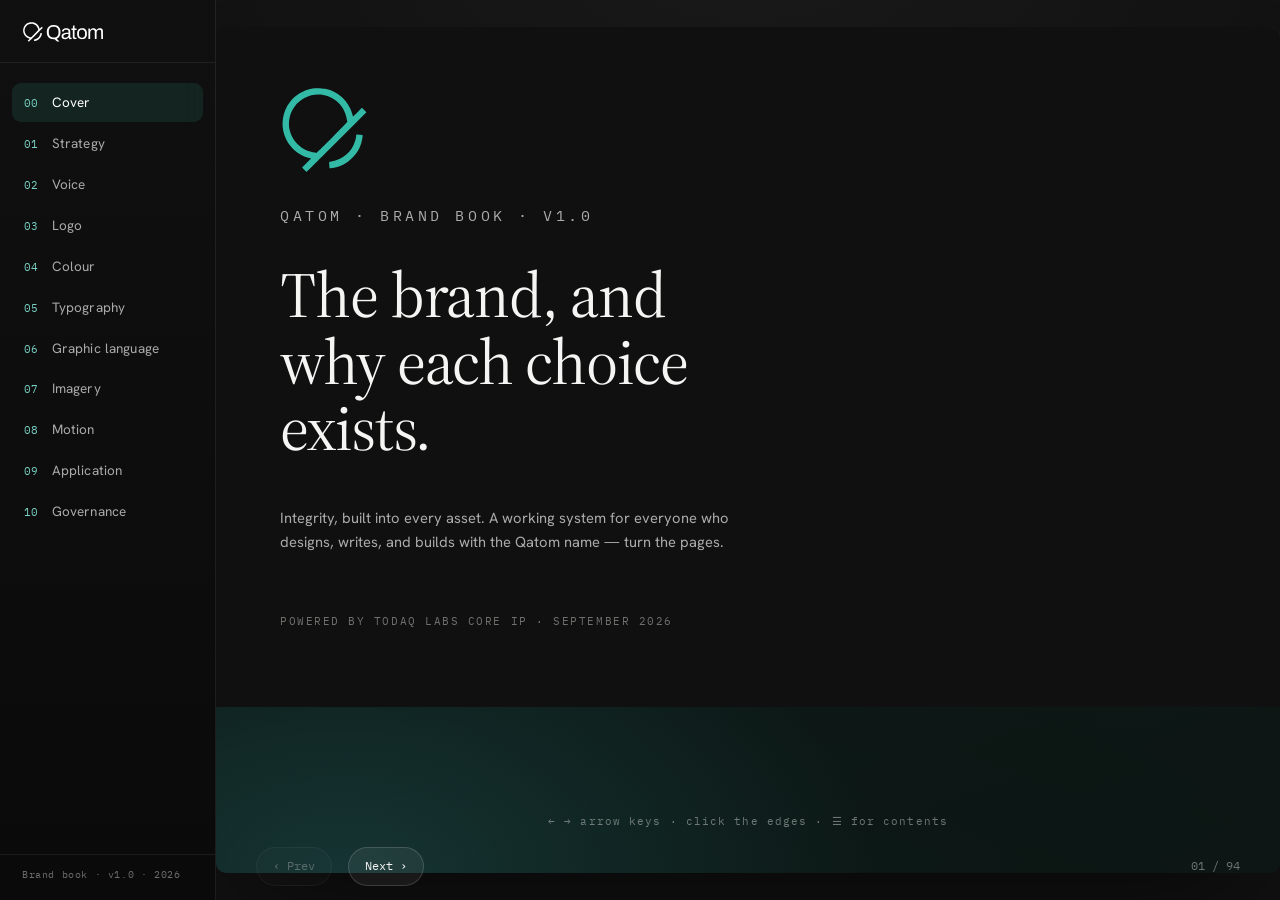
<file: Qatom-Brand-Book/index.html>
<!DOCTYPE html>
<html lang="en">
<head>
<meta charset="utf-8">
<meta name="viewport" content="width=device-width, initial-scale=1, viewport-fit=cover">
<title>Qatom — Brand Book</title>
<meta name="description" content="The Qatom brand book: strategy, voice, logo, colour, typography, graphic language, imagery, application and governance. A magazine you turn.">
<link rel="preconnect" href="https://fonts.googleapis.com">
<link rel="preconnect" href="https://fonts.gstatic.com" crossorigin>
<link href="https://fonts.googleapis.com/css2?family=Source+Serif+4:opsz,wght@8..60,400;8..60,500;8..60,600&family=Hanken+Grotesk:wght@400;500;600;700&family=IBM+Plex+Mono:wght@400;500&family=Archivo:wght@500;600&display=swap" rel="stylesheet">
<link rel="stylesheet" href="engine.css">
</head>
<body>
<svg width="0" height="0" style="position:absolute" aria-hidden="true"><symbol id="qmark" viewBox="-6 -1 258 250"><path d="M64.99,240.41L58.78,234.16L71.92,221.00L85.05,207.85L76.90,205.57C44.73,196.57 17.76,170.89 7.16,139.17C-3.87,106.12 1.71,70.34 22.16,43.10C38.37,21.49 62.61,6.82 89.52,2.32C99.16,0.70 116.54,1.15 126.67,3.28C164.92,11.30 195.34,39.61 205.96,77.08C206.99,80.75 207.97,83.92 208.12,84.13C208.27,84.33 214.19,78.72 221.27,71.64L234.16,58.78L240.84,65.42L247.52,72.06L160.22,159.36C112.20,207.38 72.53,246.67 72.06,246.67C71.59,246.67 68.41,243.85 64.99,240.41ZM139.08,235.09C139.04,234.35 138.76,230.12 138.46,225.69L137.92,217.63L144.56,216.66C177.78,211.81 205.21,187.93 214.45,155.83C215.57,151.94 216.76,146.22 217.09,143.14L217.69,137.53L226.55,138.04C231.43,138.32 235.74,138.84 236.13,139.19C237.16,140.13 234.59,155.22 232.02,163.42C226.97,179.48 218.68,193.05 206.29,205.50C197.36,214.48 189.50,220.22 178.74,225.62C167.76,231.14 157.98,233.87 141.04,236.18C139.79,236.35 139.14,235.99 139.08,235.09ZM191.77,100.03C191.40,99.78 190.63,96.58 190.05,92.92C180.79,34.34 118.43,2.80 65.83,30.09C31.35,47.98 13.47,88.16 22.97,126.38C28.65,149.25 45.68,170.64 66.64,181.24C76.04,185.99 89.40,190.00 95.85,190.00C97.18,190.00 98.75,190.54 99.34,191.20C100.25,192.22 107.52,185.31 146.43,146.44C171.74,121.16 192.14,100.28 191.77,100.03Z" fill="currentColor"/></symbol><symbol id="qword" viewBox="-6 -1 1012 250"><path d="M64.99,240.41L58.78,234.16L71.92,221.00L85.05,207.85L76.90,205.57C44.73,196.57 17.76,170.89 7.16,139.17C-3.87,106.12 1.71,70.34 22.16,43.10C38.37,21.49 62.61,6.82 89.52,2.32C99.16,0.70 116.54,1.15 126.67,3.28C164.92,11.30 195.34,39.61 205.96,77.08C206.99,80.75 207.97,83.92 208.12,84.13C208.27,84.33 214.19,78.72 221.27,71.64L234.16,58.78L240.84,65.42L247.52,72.06L160.22,159.36C112.20,207.38 72.53,246.67 72.06,246.67C71.59,246.67 68.41,243.85 64.99,240.41ZM139.08,235.09C139.04,234.35 138.76,230.12 138.46,225.69L137.92,217.63L144.56,216.66C177.78,211.81 205.21,187.93 214.45,155.83C215.57,151.94 216.76,146.22 217.09,143.14L217.69,137.53L226.55,138.04C231.43,138.32 235.74,138.84 236.13,139.19C237.16,140.13 234.59,155.22 232.02,163.42C226.97,179.48 218.68,193.05 206.29,205.50C197.36,214.48 189.50,220.22 178.74,225.62C167.76,231.14 157.98,233.87 141.04,236.18C139.79,236.35 139.14,235.99 139.08,235.09ZM191.77,100.03C191.40,99.78 190.63,96.58 190.05,92.92C180.79,34.34 118.43,2.80 65.83,30.09C31.35,47.98 13.47,88.16 22.97,126.38C28.65,149.25 45.68,170.64 66.64,181.24C76.04,185.99 89.40,190.00 95.85,190.00C97.18,190.00 98.75,190.54 99.34,191.20C100.25,192.22 107.52,185.31 146.43,146.44C171.74,121.16 192.14,100.28 191.77,100.03Z" fill="currentColor"/><path d="M411.95,229.04L396.82,213.91L385.60,214.09C366.48,214.41 352.73,211.73 338.75,204.97C324.61,198.14 315.11,188.87 308.00,175.00C300.92,161.17 298.49,150.58 297.78,130.42C296.98,107.88 299.56,93.35 307.09,77.92C313.92,63.90 322.26,54.78 334.48,47.94C347.07,40.90 360.02,37.66 378.33,36.95C418.55,35.40 446.87,50.10 460.49,79.58C471.01,102.33 471.88,140.25 462.49,165.99C456.22,183.18 442.17,198.60 425.93,206.13L421.61,208.13L439.55,225.58C449.42,235.17 457.50,243.28 457.50,243.59C457.50,243.91 450.65,244.17 442.29,244.17L427.08,244.17L411.95,229.04ZM509.58,212.63C500.96,210.38 495.97,207.70 490.76,202.53C484.90,196.71 482.49,190.81 481.89,180.83C480.83,163.22 487.83,151.11 503.53,143.36C515.41,137.51 530.79,134.62 556.25,133.48L568.75,132.92L569.01,127.08C569.15,123.88 568.87,118.28 568.38,114.66C566.42,99.99 559.21,95.03 539.83,95.01C528.85,95.00 523.96,96.00 518.24,99.43C512.87,102.64 510.27,106.85 509.50,113.54L508.95,118.33L498.70,118.33C486.67,118.33 487.07,118.70 488.31,108.94C490.23,93.82 500.11,84.14 518.88,79.02C524.34,77.53 527.81,77.23 540.00,77.18C552.87,77.13 555.39,77.35 561.44,79.07C569.06,81.22 576.28,85.18 581.09,89.84C584.93,93.57 588.86,101.31 590.00,107.41C590.48,110.01 590.83,128.29 590.83,150.91C590.83,177.73 591.12,190.56 591.76,191.95C593.07,194.82 595.87,195.83 602.54,195.83L608.33,195.83L608.33,203.18L608.33,210.53L603.54,212.04C593.76,215.13 585.07,214.62 579.08,210.60C575.86,208.43 572.00,201.91 571.22,197.29C570.93,195.57 570.26,194.17 569.74,194.17C569.22,194.17 566.72,196.21 564.19,198.70C558.29,204.51 551.32,208.67 542.92,211.38C533.86,214.31 518.26,214.89 509.58,212.63ZM637.64,212.58C632.18,210.69 627.42,206.20 624.84,200.51L622.92,196.25L622.68,147.29L622.45,98.33L613.72,98.33L605.00,98.33L605.00,89.17L605.00,80.00L613.68,80.00L622.35,80.00L622.83,76.87C623.09,75.16 623.87,68.31 624.57,61.67C625.27,55.02 626.05,47.99 626.30,46.04L626.77,42.50L635.47,42.50L644.17,42.50L644.17,61.25L644.17,80.00L656.67,80.00L669.17,80.00L669.17,89.17L669.17,98.33L656.67,98.33L644.17,98.33L644.17,143.12C644.17,184.10 644.29,188.16 645.63,190.82C647.74,195.04 649.98,195.81 660.21,195.82L669.17,195.83L669.17,202.89C669.17,211.10 669.29,210.96 660.00,212.92C651.97,214.61 643.13,214.47 637.64,212.58ZM722.08,212.99C699.26,208.57 684.90,194.91 679.16,172.16C676.84,162.96 675.82,147.51 676.73,135.37C679.08,104.04 692.18,85.86 717.39,78.98C726.20,76.57 747.38,76.37 756.91,78.61C781.05,84.27 794.70,101.49 798.30,130.81C801.75,158.89 795.53,185.07 782.23,198.57C776.40,204.48 767.03,209.72 757.92,212.15C751.03,213.99 729.81,214.49 722.08,212.99ZM818.08,211.13C817.76,210.82 817.50,181.18 817.50,145.28L817.50,80.00L826.56,80.00L835.62,80.00L836.18,86.88C836.96,96.33 837.52,99.17 838.63,99.13C839.16,99.10 841.08,96.98 842.92,94.41C850.66,83.53 864.92,76.72 880.06,76.68C896.75,76.64 908.90,83.17 914.40,95.15C915.41,97.36 916.68,99.17 917.22,99.17C917.76,99.17 918.98,97.95 919.93,96.46C929.75,81.10 950.63,73.56 971.24,77.93C979.19,79.61 984.92,82.60 989.40,87.39C994.01,92.32 996.23,96.54 998.12,103.94C999.41,108.98 999.57,114.99 999.57,160.42L999.58,211.25L988.75,211.25L977.92,211.25L977.50,161.67C977.04,107.39 977.25,109.63 972.01,103.40C967.35,97.86 956.75,94.99 947.28,96.71C935.55,98.83 927.37,105.92 922.28,118.35C920.45,122.83 920.41,123.73 920.00,167.08L919.58,211.25L908.75,211.25L897.92,211.25L897.50,161.67L897.08,112.08L895.12,108.13C893.01,103.89 888.66,99.57 885.12,98.21C880.58,96.46 873.38,95.79 868.18,96.63C855.45,98.68 846.24,106.84 841.37,120.41C840.79,122.02 840.31,138.63 840.02,167.08L839.58,211.25L829.12,211.48C823.37,211.61 818.40,211.45 818.08,211.13ZM543.68,193.38C553.61,189.91 561.71,182.91 565.58,174.46C567.73,169.76 569.09,162.09 569.14,154.38L569.17,150.00L560.20,150.00C547.67,150.00 531.22,152.08 523.46,154.64C515.58,157.25 509.57,161.60 506.87,166.67C505.15,169.91 504.91,171.33 505.15,177.23C505.36,182.53 505.80,184.56 507.14,186.35C510.06,190.27 514.38,193.22 519.17,194.55C525.29,196.27 537.04,195.71 543.68,193.38ZM748.57,194.61C762.72,191.61 771.06,182.41 774.73,165.75C776.60,157.25 776.61,133.62 774.74,125.14C770.58,106.24 760.50,97.01 742.25,95.35C725.17,93.80 711.05,100.43 705.01,112.81C700.41,122.25 699.63,127.01 699.63,145.42C699.63,163.30 700.37,168.12 704.56,177.27C711.26,191.90 728.77,198.80 748.57,194.61ZM400.29,191.99C417.96,188.64 429.69,179.91 437.10,164.56C441.92,154.60 443.45,146.66 443.93,129.17C444.39,112.13 443.31,102.88 439.61,92.27C433.79,75.52 421.68,64.31 404.17,59.44C396.44,57.29 370.35,57.26 362.50,59.38C343.09,64.64 330.52,77.52 324.84,97.97C323.18,103.97 323.00,106.53 322.99,125.42C322.97,144.40 323.13,146.83 324.81,152.82C330.35,172.57 341.63,184.79 359.58,190.49C370.68,194.02 386.49,194.60 400.29,191.99Z" fill="currentColor"/></symbol></svg>

<div class="progress" id="progress"></div>
<button class="tocbtn" id="tocbtn">☰ Contents</button>
<button class="railtoggle" id="railtoggle" aria-label="Menu">☰</button>

<nav class="rail" id="rail">
  <div class="brand"><span class="mk"><svg><use href="#qword"/></svg></span></div>
  <div class="nav" id="railnav"></div>
  <div class="foot">Brand book · v1.0 · 2026</div>
</nav>












<div class="stage">
  <div class="book" id="book">
<section class="page deep"><div class="face front"><div class="imgfill cover-atmos"></div>
<div class="pg center" style="position:relative;z-index:2;">
  <span class="mk" style="width:88px;height:88px;color:var(--sig);margin-bottom:30px;"><svg><use href="#qmark"/></svg></span>
  <p class="divider-num">QATOM · BRAND BOOK · V1.0</p>
  <h1 style="max-width:15ch;margin-top:16px;">The brand, and why each choice exists.</h1>
  <p class="lead" style="margin-top:22px;color:var(--dw-soft);">Integrity, built into every asset. A working system for everyone who designs, writes, and builds with the Qatom name — turn the pages.</p>
  <p class="mono" style="margin-top:40px;font-size:11px;letter-spacing:0.14em;color:var(--dw-faint);">POWERED BY TODAQ LABS CORE IP · SEPTEMBER 2026</p>
</div></div></section>
<section class="page" data-run="OPENING · HOW TO USE"><div class="face front"><div class="pg"><p class="eyebrow">How to use this book</p>
<h2>One system. One job: keep Qatom coherent.</h2>
<div class="split" style="margin-top:8px;">
  <div>
    <p>This is the definitive reference for the Qatom identity — strategy, voice, logo, colour, type, graphic language, imagery, application, and governance. It states the rules and the reasoning behind them, so decisions stay consistent when the book isn't open.</p>
    <p>Read it front to back once; return to a section when you need it. When a choice isn't covered here, follow the principle, not the letter — and ask the brand owner before adapting any asset.</p>
  </div>
  <div class="grid g2">
    <div class="card"><div class="n">MOVE</div><p>← → arrow keys, click the page edges, or swipe between slides.</p></div>
    <div class="card"><div class="n">JUMP</div><p>The left rail lists every section — jump anytime.</p></div>
    <div class="card"><div class="n">NEUTRAL-FIRST</div><p>Cool neutrals carry every page; verdigris signs it.</p></div>
    <div class="card"><div class="n">FOR AI</div><p>Machine-readable spec included, so agents stay on-brand.</p></div>
  </div>
</div><div class="folio"><span class="no">02</span><span class="run">OPENING · HOW TO USE</span><span class="sp"></span><span class="mk"><svg><use href="#qword"/></svg></span></div></div></div></section>
<section class="page deep" data-run="STRATEGY" data-toc="01 — Strategy"><div class="face front"><div class="opener-diag"></div><div class="pg"><div class="stack-mid">
  <p class="divider-num">SECTION 01</p>
  <h1 class="divider-word" style="margin-top:12px;">Strategy.</h1>
  <p class="lead" style="margin-top:20px;">Who Qatom is, who it serves, and the promise it repeats on every surface.</p>
</div></div></div></section>
<section class="page" data-run="STRATEGY · THE SHIFT"><div class="face front"><div class="pg"><p class="eyebrow">The shift</p>
<h2>The agentic commerce gap.</h2>
<p style="max-width:56ch;">Discovery is moving inside AI apps and chat channels. Yet only ~2% of deployed agentic services are commerce-ready today. The category leaves providers exposed on four fronts.</p>
<div class="fill" style="display:flex;align-items:center;"><div class="grid g4" style="width:100%;">
  <div class="card"><div class="n">01</div><h3>Tool fragmentation</h3><p>Stitching dev tools, gateways, and agent frameworks is complex and costly.</p></div>
  <div class="card"><div class="n">02</div><h3>No sovereign control</h3><p>Platforms hold the data, the money, and the customer relationship.</p></div>
  <div class="card"><div class="n">03</div><h3>No guardrails</h3><p>Buyers won't deploy purchasing agents without verifiable spend limits.</p></div>
  <div class="card"><div class="n">04</div><h3>No convenience</h3><p>Nothing serves humans and agents a single, simple experience.</p></div>
</div></div><div class="folio"><span class="no">04</span><span class="run">STRATEGY · THE SHIFT</span><span class="sp"></span><span class="mk"><svg><use href="#qword"/></svg></span></div></div></div></section>
<section class="page dark" data-run="STRATEGY · WHAT IT IS"><div class="face front"><div class="pg"><div class="split wide-l">
  <div>
    <p class="eyebrow">What it is</p>
    <h2>Turn your APIs into payable agentic storefronts.</h2>
    <p>Qatom is the all-in-one sovereign commerce platform for AI — a headless agentic market and payment rail. It makes your data and services discoverable, payable, and verifiable across the agentic economy, and you keep full ownership.</p>
    <p>It sits between AI runtimes and your services, giving software economic agency without migrating your infrastructure.</p>
  </div>
  <div>
    <div class="card"><div class="n">MASTER BRAND</div><h3>Qatom leads. TODAQ Labs endorses.</h3><p>Qatom owns 100% of commercial surfaces. TODAQ Labs — the R&amp;D lab and protocol inventor — appears only as a quiet endorsement: <span class="mono hl">Powered by TODAQ Labs Core IP</span>.</p></div>
    <div class="pills" style="margin-top:14px;"><span class="pill on">headless</span><span class="pill">sovereign</span><span class="pill">verifiable</span><span class="pill">you keep 100%</span></div>
  </div>
</div><div class="folio"><span class="no">05</span><span class="run">STRATEGY · WHAT IT IS</span><span class="sp"></span><span class="mk"><svg><use href="#qword"/></svg></span></div></div></div></section>
<section class="page" data-run="STRATEGY · PURPOSE"><div class="face front"><div class="pg"><div class="split">
  <div class="fig" style="min-height:0;height:100%;"><img src="assets/img/human-city.jpg" alt=""></div>
  <div>
    <p class="eyebrow">Purpose &amp; ethos</p>
    <h2>Technology should make humans stronger.</h2>
    <p>Most technology makes humans weaker — it concentrates power in platforms and demands permission for basic actions. Qatom is built on the opposite belief: true ownership, bearer control, and fair exchange, so humans don't have to ask permission or accept dependency.</p>
    <p class="mono hl" style="font-size:13px;">Making humans stronger. Integrity built in.</p>
  </div>
</div><div class="folio"><span class="no">06</span><span class="run">STRATEGY · PURPOSE</span><span class="sp"></span><span class="mk"><svg><use href="#qword"/></svg></span></div></div></div></section>
<section class="page deep" data-run="STRATEGY · THE PROMISE"><div class="face front"><div class="pg"><div class="stack-mid">
  <p class="eyebrow">The promise</p>
  <h2 style="max-width:20ch;">Integrity, built into every asset.</h2>
  <p style="max-width:50ch;">Not promised — proven. Not trusted — verified. Not dependent — portable. Integrity is intrinsic to the asset itself, carried by cryptography rather than an intermediary's word.</p>
  <div class="grid g4" style="margin-top:22px;">
    <div class="card"><div class="n">PORTABLE</div><p>Travels with the asset, at any distance from its issuer.</p></div>
    <div class="card"><div class="n">INTRINSIC</div><p>A property of the asset, not a third party's promise.</p></div>
    <div class="card"><div class="n">VERIFIABLE</div><p>Proven and checked locally, not taken on trust.</p></div>
    <div class="card"><div class="n">INDEPENDENT</div><p>No authority required to validate. You hold it, you own it.</p></div>
  </div>
</div><div class="folio"><span class="no">07</span><span class="run">STRATEGY · THE PROMISE</span><span class="sp"></span><span class="mk"><svg><use href="#qword"/></svg></span></div></div></div></section>
<section class="page" data-run="STRATEGY · POSITIONING"><div class="face front"><div class="pg"><p class="eyebrow">Positioning</p>
<h2>A different architecture, not a better fee.</h2>
<div class="fill" style="display:flex;align-items:center;"><table class="spec" style="width:100%;">
  <thead><tr><th>Dimension</th><th>Legacy card rails</th><th>Public blockchains</th><th class="hl" style="color:var(--sig-deep)">Qatom</th></tr></thead>
  <tbody>
    <tr><td>Architecture</td><td>Centralised database</td><td>Replicated public ledger</td><td>Sovereign bearer files</td></tr>
    <tr><td>Fee model</td><td>2.9% + swipe floor</td><td>Volatile gas</td><td>0% platform take rate</td></tr>
    <tr><td>Settlement</td><td>T+2 to T+3 days</td><td>Seconds to minutes</td><td>Under one second, in-flight</td></tr>
    <tr><td>Privacy</td><td>Corporate tracking</td><td>Fully public</td><td>Confidential by default</td></tr>
    <tr><td>Provenance</td><td>Server logs</td><td>Public hashes</td><td>Verifiable TODA binders</td></tr>
  </tbody>
</table></div><div class="folio"><span class="no">08</span><span class="run">STRATEGY · POSITIONING</span><span class="sp"></span><span class="mk"><svg><use href="#qword"/></svg></span></div></div></div></section>
<section class="page dark" data-run="STRATEGY · THREE STEPS"><div class="face front"><div class="pg"><p class="eyebrow">Live in three steps</p>
<h2>Build. Place. Get paid.</h2>
<div class="fill" style="display:flex;align-items:center;"><div class="grid g3" style="width:100%;">
  <div class="card"><div class="n">STEP 01</div><h3>Build your catalog</h3><p>Add one or thousands of API endpoint catalog items.</p></div>
  <div class="card"><div class="n">STEP 02</div><h3>Place a selling agent</h3><p>Drop it on your site, WhatsApp, Telegram, or inside other AI apps.</p></div>
  <div class="card"><div class="n">STEP 03</div><h3>Get paid per call</h3><p>Humans and agents discover, order, and pay. You keep 100%.</p></div>
</div></div>
<div class="callout" style="margin-top:4px;"><b>One flow, two customers.</b> The same storefront serves a human tapping "pay" and an agent settling per call — conversationally or programmatically, with no separate checkout.</div><div class="folio"><span class="no">09</span><span class="run">STRATEGY · THREE STEPS</span><span class="sp"></span><span class="mk"><svg><use href="#qword"/></svg></span></div></div></div></section>
<section class="page" data-run="STRATEGY · AUDIENCES"><div class="face front"><div class="pg"><div class="split wide-r">
  <div>
    <p class="eyebrow">Audiences</p>
    <h2>One system, tuned five ways.</h2>
    <p>The brand modulates for five audiences without fragmenting. Same install, same identity — different lead message.</p>
    <div class="pills" style="margin-top:12px;"><span class="pill on">consumers</span><span class="pill on">developers</span><span class="pill on">providers</span><span class="pill on">partners</span><span class="pill on">enterprise</span></div>
  </div>
  <div class="grid g2">
    <div class="card"><div class="n">CONSUMERS</div><p>1-click purchases. No cards, no checkout forms.</p></div>
    <div class="card"><div class="n">DEVELOPERS</div><p>Agents economic in minutes. Zero platform fees.</p></div>
    <div class="card"><div class="n">PROVIDERS</div><p>Monetise per call. Keep 100%.</p></div>
    <div class="card"><div class="n">PARTNERS</div><p>Turn token balances into executable capability.</p></div>
    <div class="card" style="grid-column:span 2;"><div class="n">ENTERPRISE · CISO</div><p>Verifiable spend caps, single-level delegation, tamper-proof audit for EU AI Act &amp; SOX.</p></div>
  </div>
</div><div class="folio"><span class="no">10</span><span class="run">STRATEGY · AUDIENCES</span><span class="sp"></span><span class="mk"><svg><use href="#qword"/></svg></span></div></div></div></section>
<section class="page dark" data-run="STRATEGY · PERSONALITY"><div class="face front"><div class="pg"><p class="eyebrow">Brand personality</p>
<h2>We are, and we are not.</h2>
<div class="fill" style="display:flex;align-items:center;"><div class="say" style="width:100%;">
  <div class="box always"><h4>We are</h4><ul><li>Intelligent, confident, human.</li><li>Precise — engineering exactness.</li><li>Editorial, understated, calm.</li><li>Proof-led: verified, not trusted.</li></ul></div>
  <div class="box never"><h4>We are not</h4><ul><li>Corporate or arrogant.</li><li>Buzzword-heavy or hype-driven.</li><li>Web3-flashy or speculative.</li><li>Asking to be trusted.</li></ul></div>
</div></div><div class="folio"><span class="no">11</span><span class="run">STRATEGY · PERSONALITY</span><span class="sp"></span><span class="mk"><svg><use href="#qword"/></svg></span></div></div></div></section>
<section class="page" data-run="STRATEGY · TWO ENTITIES"><div class="face front"><div class="pg"><div class="eyebrow">Deep research, made commercial</div>
<h2>Two entities. One system.</h2>
<div class="fill" style="display:flex;align-items:center"><div class="split" style="width:100%">
<div class="card"><div class="n">TODAQ LABS</div><h3>The protocol</h3><p>The deep-tech R&amp;D lab that invented the ledgerless TODA file protocol — a new integrity layer for the web, years of primary research. It appears only as an endorsement: <span class="mono hl">Powered by TODAQ Labs Core IP</span>.</p></div>
<div class="card"><div class="n">QATOM</div><h3>The application</h3><p>The commercial platform built on that protocol — the storefront and payment rail that turns deep research into something people and industries can use. Qatom leads every commercial surface.</p></div>
</div></div><div class="folio"><span class="no">12</span><span class="run">STRATEGY · TWO ENTITIES</span><span class="sp"></span><span class="mk"><svg><use href="#qword"/></svg></span></div></div></div></section>
<section class="page" data-run="STRATEGY · GREEN COMPUTE"><div class="face front"><div class="pg"><div class="eyebrow">Sustainable agentic commerce</div>
<h2>Zero gas. Zero mining. Zero waste.</h2>
<p style="max-width:60ch">As autonomous agents scale toward trillions of transactions, blockchains and card rails hit an energy wall. Built on the ledgerless TODA protocol, Qatom settles value locally and in-flight — broadcasting only a 32-byte proof to the network.</p>
<div class="fill" style="display:flex;align-items:center"><div class="grid g4" style="width:100%">
<div class="card"><div class="n">ZERO CONSENSUS</div><h3>No mining, no gossip</h3><p>No proof-of-work farms, no validator loops. Compute is spent only when value moves.</p></div>
<div class="card"><div class="n">32-BYTE FOOTPRINT</div><h3>Not gigabytes</h3><p>One cryptographic root replaces multi-gigabyte ledger broadcasts.</p></div>
<div class="card"><div class="n">ONE ROUND TRIP</div><h3>Under a second</h3><p>Payment, revenue splits and audit settle together, in a single pass.</p></div>
<div class="card"><div class="n">10,000&times; LIGHTER</div><h3>Runs on the edge</h3><p>Up to 10,000&times; less energy than public blockchains; edge devices or private VPC.</p></div>
</div></div>
<div class="callout"><b>Environmental integrity, engineered in.</b> The sustainability ESG mandates now demand — built into the rail, not offset after the fact.</div><div class="folio"><span class="no">13</span><span class="run">STRATEGY · GREEN COMPUTE</span><span class="sp"></span><span class="mk"><svg><use href="#qword"/></svg></span></div></div></div></section>
<section class="page deep" data-run="VOICE" data-toc="02 — Voice"><div class="face front"><div class="opener-diag"></div><div class="pg"><div class="stack-mid">
  <div class="divider-num">SECTION 02</div>
  <div class="divider-word">Voice.</div>
  <p class="lead">How Qatom sounds — and the words that keep it coherent.</p>
</div></div></div></section>
<section class="page dark" data-run="VOICE · PRINCIPLE"><div class="face front"><div class="pg"><span class="eyebrow">The principle</span>
<h2>Analytically bold.<br>Refreshingly plain.</h2>
<p class="lead">A strong, specific claim — then said in words anyone can read.</p>
<div class="fill" style="display:flex;align-items:center;">
  <div class="grid g2">
    <div class="card"><div class="n">BOLD</div><h3>Make the claim</h3><p>Stake a strong, specific position. Verified, not trusted. You keep 100%. Say what changes.</p></div>
    <div class="card"><div class="n">PLAIN</div><h3>Say it plainly</h3><p>No jargon wall, no hedging. Short sentences. The reader should never decode us to understand us.</p></div>
  </div>
</div><div class="folio"><span class="no">15</span><span class="run">VOICE · PRINCIPLE</span><span class="sp"></span><span class="mk"><svg><use href="#qword"/></svg></span></div></div></div></section>
<section class="page" data-run="VOICE · TONE"><div class="face front"><div class="pg"><span class="eyebrow">Tone</span>
<h2>Compress the consequence, not the science.</h2>
<p class="lead">Lead with what changes for the reader. The proof comes right after.</p>
<div class="fill" style="display:flex;align-items:center;">
  <div class="grid g3">
    <div class="card"><div class="n">01</div><h3>Lead with the outcome</h3><p>Open on what the reader gets — payable APIs, kept ownership, settlement in a second.</p></div>
    <div class="card"><div class="n">02</div><h3>Show the proof</h3><p>Follow the claim with the number or mechanism that earns it. No claim floats alone.</p></div>
    <div class="card"><div class="n">03</div><h3>Cut the jargon</h3><p>Trim the science to the part that matters. Explain the effect, not the internals.</p></div>
  </div>
</div><div class="folio"><span class="no">16</span><span class="run">VOICE · TONE</span><span class="sp"></span><span class="mk"><svg><use href="#qword"/></svg></span></div></div></div></section>
<section class="page dark" data-run="VOICE · SAY"><div class="face front"><div class="pg"><span class="eyebrow">Say / don't say</span>
<h2>The words we live by.</h2>
<div class="fill" style="display:flex;align-items:center;">
  <div class="say">
    <div class="box always"><h4>Always say</h4><ul>
      <li>Integrity is portable</li>
      <li>Verified, not trusted</li>
      <li>Strong bearer control</li>
      <li>Fair exchange at the protocol level</li>
      <li>You keep 100%</li>
      <li>Making humans stronger</li>
    </ul></div>
    <div class="box never"><h4>Never say</h4><ul>
      <li>"Trust us"</li>
      <li>"Revolutionary" / "disrupting"</li>
      <li>Web3 or token hype</li>
      <li>"Unlock the future" filler</li>
      <li>Stacked buzzwords</li>
    </ul></div>
  </div>
</div><div class="folio"><span class="no">17</span><span class="run">VOICE · SAY</span><span class="sp"></span><span class="mk"><svg><use href="#qword"/></svg></span></div></div></div></section>
<section class="page" data-run="VOICE · MESSAGING"><div class="face front"><div class="pg"><span class="eyebrow">Messaging hierarchy</span>
<h2>Headline → Subhead → Proof.</h2>
<p class="lead">Every message carries the same three beats, in the same order.</p>
<div class="fill" style="display:flex;align-items:center;">
  <div class="grid g3">
    <div class="card"><div class="n">HEADLINE</div><h3>Turn your APIs into payable agentic storefronts.</h3></div>
    <div class="card"><div class="n">SUBHEAD</div><p>Qatom makes your data and services discoverable, payable, and verifiable across the agentic economy — and you keep full ownership.</p></div>
    <div class="card"><div class="n">PROOF</div><p class="mono">0% take rate · settlement under 1s · 100,000+ payments</p></div>
  </div>
</div><div class="folio"><span class="no">18</span><span class="run">VOICE · MESSAGING</span><span class="sp"></span><span class="mk"><svg><use href="#qword"/></svg></span></div></div></div></section>
<section class="page deep" data-run="VOICE · TAGLINES"><div class="face front"><div class="pg"><span class="eyebrow">The promise system</span>
<p class="quote">Integrity, built into every asset.</p>
<div class="fill" style="display:flex;align-items:center;">
  <div>
    <div class="pills">
      <span class="pill on">Not promised. Proven.</span>
      <span class="pill on">Not trusted. Verified.</span>
      <span class="pill on">Not dependent. Portable.</span>
    </div>
    <div class="callout"><b>Commercial hook.</b> Turn your APIs into payable agentic storefronts.</div>
  </div>
</div><div class="folio"><span class="no">19</span><span class="run">VOICE · TAGLINES</span><span class="sp"></span><span class="mk"><svg><use href="#qword"/></svg></span></div></div></div></section>
<section class="page" data-run="VOICE · PITCHES"><div class="face front"><div class="pg"><span class="eyebrow">Elevator pitches</span>
<h2>One system, tuned three ways.</h2>
<div class="fill" style="display:flex;align-items:center;">
  <div class="grid g3">
    <div class="card"><div class="n">DEVELOPERS</div><h3>Ship in minutes</h3><p>One quick install and your APIs are economic. Zero platform fees, settlement under a second.</p></div>
    <div class="card"><div class="n">ENTERPRISE / CISO</div><h3>Governed by design</h3><p>Spend caps, tamper-proof audit, and compliance built in for regulated, high-stakes work.</p></div>
    <div class="card"><div class="n">PROVIDERS</div><h3>Get paid per call</h3><p>Monetize any endpoint across the agentic economy. You keep 100% and keep full ownership.</p></div>
  </div>
</div><div class="folio"><span class="no">20</span><span class="run">VOICE · PITCHES</span><span class="sp"></span><span class="mk"><svg><use href="#qword"/></svg></span></div></div></div></section>
<section class="page dark" data-run="VOICE · AUDIENCES"><div class="face front"><div class="pg"><span class="eyebrow">Audience modulation</span>
<h2>One system, tuned five ways.</h2>
<div class="fill" style="display:flex;align-items:center;">
  <table class="spec">
    <thead><tr><th>Audience</th><th>Verbal hook</th></tr></thead>
    <tbody>
      <tr><td>Consumers</td><td>One click, no cards.</td></tr>
      <tr><td>Developers</td><td>Make your agents economic in minutes — zero platform fees.</td></tr>
      <tr><td>Providers</td><td>Monetize per call. Keep 100%.</td></tr>
      <tr><td>Ecosystem partners</td><td>Circle/USDC, Solana, Paxos — on-ramp ready.</td></tr>
      <tr><td>Enterprise / CISO</td><td>Spend caps, tamper-proof audit, compliance by design.</td></tr>
    </tbody>
  </table>
</div><div class="folio"><span class="no">21</span><span class="run">VOICE · AUDIENCES</span><span class="sp"></span><span class="mk"><svg><use href="#qword"/></svg></span></div></div></div></section>
<section class="page" data-run="VOICE · NOMENCLATURE"><div class="face front"><div class="pg"><span class="eyebrow">Nomenclature</span>
<h2>Fixed names, no drift.</h2>
<div class="fill" style="display:flex;align-items:center;">
  <div>
    <div class="pills">
      <span class="pill on">Qatom Skill</span>
      <span class="pill on">Qatom Twin</span>
      <span class="pill on">Qatom Proxy</span>
      <span class="pill on">Qatom Binders</span>
      <span class="pill on">Qatom Managed</span>
      <span class="pill on">Qatom Enterprise VPC</span>
    </div>
    <div class="callout"><b>Always "Qatom".</b> Never all-caps in body, never Qat0m. TODAQ Labs appears only as an endorsement — "Powered by TODAQ Labs Core IP".</div>
  </div>
</div><div class="folio"><span class="no">22</span><span class="run">VOICE · NOMENCLATURE</span><span class="sp"></span><span class="mk"><svg><use href="#qword"/></svg></span></div></div></div></section>
<section class="page" data-run="VOICE · BOILERPLATE"><div class="face front"><div class="pg"><span class="eyebrow">Company boilerplate</span>
<h2>Three lengths, one story.</h2>
<div class="fill" style="display:flex;align-items:center;">
  <div class="grid g3">
    <div class="card"><div class="n">ONE-LINE</div><p>Qatom turns your APIs into payable agentic storefronts.</p></div>
    <div class="card"><div class="n">SHORT</div><p>Qatom is the sovereign commerce platform for the AI economy. It makes your data and services discoverable, payable, and verifiable across the agentic economy — and you keep 100%.</p></div>
    <div class="card"><div class="n">LONG</div><p>Qatom is a headless agentic-commerce and verification rail built on the TODA file protocol. It lets any provider make APIs and services economic in minutes, with zero fees and settlement under a second. Humans and agents discover, order, and pay; you keep full ownership. Powered by TODAQ Labs Core IP.</p></div>
  </div>
</div><div class="folio"><span class="no">23</span><span class="run">VOICE · BOILERPLATE</span><span class="sp"></span><span class="mk"><svg><use href="#qword"/></svg></span></div></div></div></section>
<section class="page dark" data-run="VOICE · MONEY"><div class="face front"><div class="pg"><span class="eyebrow">Money &amp; numbers</span>
<h2>Exactness is part of the voice.</h2>
<p class="lead">Three-decimal precision on micro-amounts. Tabular figures, always aligned.</p>
<div class="fill" style="display:flex;align-items:center;">
  <div>
    <div class="pills">
      <span class="pill on mono">$0.001</span>
      <span class="pill on mono">$4.500</span>
      <span class="pill mono">settlement &lt; 1s</span>
    </div>
    <div class="callout"><b>The rule.</b> Micro-amounts carry three decimals; money uses tabular figures so columns line up. Precision reads as proof — never round it away.</div>
  </div>
</div><div class="folio"><span class="no">24</span><span class="run">VOICE · MONEY</span><span class="sp"></span><span class="mk"><svg><use href="#qword"/></svg></span></div></div></div></section>
<section class="page" data-run="VOICE · DISCIPLINE"><div class="face front"><div class="pg"><span class="eyebrow">Writing discipline</span>
<h2>Do / don't.</h2>
<div class="fill" style="display:flex;align-items:center;">
  <div class="dd">
    <div class="col do"><h4>Do</h4><ul>
      <li>Lead with the outcome</li>
      <li>Name the proof</li>
      <li>Use plain nouns</li>
      <li>Write money to three decimals</li>
    </ul></div>
    <div class="col dont"><h4>Don't</h4><ul>
      <li>Say "trust us"</li>
      <li>Reach for hype adjectives</li>
      <li>Build jargon walls</li>
      <li>Promise vague futures</li>
    </ul></div>
  </div>
</div><div class="folio"><span class="no">25</span><span class="run">VOICE · DISCIPLINE</span><span class="sp"></span><span class="mk"><svg><use href="#qword"/></svg></span></div></div></div></section>
<section class="page dark" data-run="VOICE · THE BALANCE"><div class="face front"><div class="pg"><div class="eyebrow">The balance</div>
<h2>Digital ⟷ Organic.</h2>
<p>Qatom lives at the apex of the digital and the organic — exact as software, alive as something that grew. Every asset finds its point on these axes. It never rests at an extreme (the hatched zones); it finds equilibrium.</p>
<div class="fill" style="display:flex;align-items:center"><div class="eq" style="width:100%">
<div class="eq-axis"><div class="eq-row"><span class="eq-end">Digital</span><div class="eq-track"><span class="eq-handle" style="left:55%"></span></div><span class="eq-end r">Organic</span></div><div class="eq-note">balanced</div></div>
<div class="eq-axis"><div class="eq-row"><span class="eq-end">Precise</span><div class="eq-track"><span class="eq-handle" style="left:47%"></span></div><span class="eq-end r">Warm</span></div><div class="eq-note">balanced</div></div>
<div class="eq-axis"><div class="eq-row"><span class="eq-end">Structured</span><div class="eq-track"><span class="eq-handle" style="left:52%"></span></div><span class="eq-end r">Fluid</span></div><div class="eq-note">balanced</div></div>
</div></div>
<p class="muted" style="font-size:12px;margin-top:6px">Drag a handle. The reading is a tool for tuning tone by piece — not a fixed setting.</p><div class="folio"><span class="no">26</span><span class="run">VOICE · THE BALANCE</span><span class="sp"></span><span class="mk"><svg><use href="#qword"/></svg></span></div></div></div></section>
<section class="page" data-run="VOICE · IN PRACTICE"><div class="face front"><div class="pg"><div class="eyebrow">Tuning the balance</div>
<h2>Three questions set the dials.</h2>
<p>Before any asset, ask three questions. Their answers move the handles — a developer reference sits nearer Digital and Precise; a brand film moves toward Organic and Warm.</p>
<div class="fill" style="display:flex;align-items:center"><div class="grid g3" style="width:100%">
<div class="callnum"><div class="no">1</div><div><h4>What does it say?</h4><p>A spec leans Digital and Precise. A promise leans Organic and Warm.</p></div></div>
<div class="callnum"><div class="no">2</div><div><h4>Who is it for?</h4><p>Engineers pull toward Structured; consumers and investors toward Fluid.</p></div></div>
<div class="callnum"><div class="no">3</div><div><h4>Where does it live?</h4><p>A dashboard sits Digital; a poster or a stage sits Organic.</p></div></div>
</div></div>
<div class="callout"><b>Never the edges.</b> The apex is a balance, not a pole. If a handle wants to sit at an extreme, the piece has lost either its humanity or its rigour.</div><div class="folio"><span class="no">27</span><span class="run">VOICE · IN PRACTICE</span><span class="sp"></span><span class="mk"><svg><use href="#qword"/></svg></span></div></div></div></section>
<section class="page deep" data-run="LOGO" data-toc="03 — Logo"><div class="face front"><div class="opener-diag"></div><div class="pg"><div class="stack-mid">
<div class="divider-num">SECTION 03</div>
<div class="divider-word">Logo.</div>
<p class="lead">One mark. One colour. Built to a rule.</p>
</div></div></div></section>
<section class="page dark" data-run="LOGO · THE MARK"><div class="face front"><div class="pg"><div class="eyebrow">The mark</div>
<h1>Three parts, one motion.</h1>
<div class="split">
<div style="display:flex;align-items:center;justify-content:center;">
<span class="mk" style="width:158px;height:158px;color:var(--sig)"><svg><use href="#qmark"/></svg></span>
</div>
<div>
<p>The mark is the whole system in one glyph — a fortress, a piece that travels, and the transaction between them.</p>
<p><b class="hl">The circle — the fortress.</b> The deterministic core: the console where assets and wallets are held, sovereign and verifiable.</p>
<p><b class="hl">The travelling piece — the proxy.</b> The separated segment is what moves: the payout, the split, the agent twin that transacts across the wider ecosystem on your behalf.</p>
<p><b class="hl">The strike — the transaction.</b> Value settling in a single decisive pass. Its angle sets the brand's diagonal everywhere.</p>
</div>
</div><div class="folio"><span class="no">29</span><span class="run">LOGO · THE MARK</span><span class="sp"></span><span class="mk"><svg><use href="#qword"/></svg></span></div></div></div></section>
<section class="page" data-run="LOGO · WORDMARK"><div class="face front"><div class="pg"><div class="eyebrow">The wordmark</div>
<h1>Placed artwork, not typed text.</h1>
<div class="fill" style="display:flex;align-items:center;justify-content:center;">
<span class="mk" style="width:220px;height:55px;color:var(--pine)"><svg><use href="#qword"/></svg></span>
</div>
<p>Drawn in Archivo with tight tracking. Its shape is fixed — the mark and word are one symbol.</p>
<div class="callout"><b>Rule.</b> Never retype the wordmark in a system font. Never restyle its letters. Place the approved artwork, or place nothing.</div><div class="folio"><span class="no">30</span><span class="run">LOGO · WORDMARK</span><span class="sp"></span><span class="mk"><svg><use href="#qword"/></svg></span></div></div></div></section>
<section class="page" data-run="LOGO · CONSTRUCTION"><div class="face front"><div class="pg"><div class="eyebrow">Construction</div>
<h1>One module, read from the mark: M.</h1>
<p><b>M is simply the mark itself.</b> The mark is drawn on a square, so its height and width are equal — that square is the module. Every other measure below is <b>read off the master artwork</b> as a ratio of M, not assigned by taste; rebuild the lockup from M and it can never drift.</p>
<table class="spec">
<thead><tr><th>Element</th><th>Measure (× M)</th><th>Basis</th></tr></thead>
<tbody>
<tr><td>Mark</td><td>1.00 M × 1.00 M</td><td>measured 245.9 × 245.3 u — square</td></tr>
<tr><td>Wordmark height</td><td>0.85 M</td><td>measured 207.3 u ÷ M</td></tr>
<tr><td>Gap, mark → wordmark</td><td>0.20 M</td><td>measured 50.1 u ÷ M</td></tr>
<tr><td>Vertical alignment</td><td>shared centre axis</td><td>optical, on the mark's centre</td></tr>
<tr><td>Clear space</td><td>0.50 M all sides</td><td>defined rule (½ the mark)</td></tr>
<tr><td>Lockup ratio</td><td>≈ 4.07 : 1</td><td>measured 998.0 u ÷ 245.3 u</td></tr>
</tbody>
</table>
<div class="callout"><b>Where the numbers come from.</b> These are read from the supplied vector — the mark spans 245.9 × 245.3 units, the wordmark 701.9 wide, sitting 50.1 units to its right. Do not retype or redraw to hit them; scale the master artwork, and M holds every ratio for you.</div><div class="folio"><span class="no">31</span><span class="run">LOGO · CONSTRUCTION</span><span class="sp"></span><span class="mk"><svg><use href="#qword"/></svg></span></div></div></div></section>
<section class="page" data-run="LOGO · SIZING"><div class="face front"><div class="pg"><div class="eyebrow">Clear space & minimums</div>
<h1>Below the floor, drop to the mark.</h1>
<table class="spec">
<thead><tr><th>Asset</th><th>Screen min</th><th>Print min</th></tr></thead>
<tbody>
<tr><td>Horizontal lockup</td><td>132px</td><td>26mm</td></tr>
<tr><td>Mark alone</td><td>24px (16px app tile)</td><td>6mm</td></tr>
<tr><td>Wordmark alone</td><td>11px cap</td><td>3mm cap</td></tr>
</tbody>
</table>
<div class="callout"><b>Note.</b> When space runs below the lockup floor, use the mark alone. Never shrink the lockup past its minimum.</div><div class="folio"><span class="no">32</span><span class="run">LOGO · SIZING</span><span class="sp"></span><span class="mk"><svg><use href="#qword"/></svg></span></div></div></div></section>
<section class="page dark" data-run="LOGO · BACKGROUNDS"><div class="face front"><div class="pg"><div class="eyebrow">Approved backgrounds</div>
<h1>The grounds the logo sits on.</h1>
<p>The <span class="hl">verdigris field</span> is the signature background — the white mark on verdigris is the primary favicon, app icon and social avatar. Neutral grounds carry everything else.</p>
<div class="tiles4">
<div class="tile"><div class="st" style="background:#33BAA6"><span class="mk" style="width:170px;height:43px;color:#FFFFFF"><svg><use href="#qword"/></svg></span></div><div class="cap"><b>Verdigris field</b><span>#33BAA6 · PRIMARY — favicon &amp; social</span></div></div>
<div class="tile"><div class="st" style="background:#181818"><span class="mk" style="width:170px;height:43px;color:#FFFFFF"><svg><use href="#qword"/></svg></span></div><div class="cap"><b>Near-black</b><span>#181818 · dark UI, video, decks</span></div></div>
<div class="tile"><div class="st" style="background:#F4F8F6"><span class="mk" style="width:170px;height:43px;color:#0C1A17"><svg><use href="#qword"/></svg></span></div><div class="cap"><b>Near-white</b><span>#F4F8F6 · light documents</span></div></div>
<div class="tile"><div class="st" style="background:#1C4B4B"><span class="mk" style="width:170px;height:43px;color:#FFFFFF"><svg><use href="#qword"/></svg></span></div><div class="cap"><b>Oxide / pine</b><span>#1C4B4B / #0C1A17 · deep variance</span></div></div>
</div>
<div class="callout" style="margin-top:16px"><b>Field vs page.</b> Verdigris is a <b>logo</b> background — it carries the mark on avatars, app icons and favicons, plus one hero moment. Layout / page backgrounds stay neutral (near-black, near-white, mist, oxide, pine).</div><div class="folio"><span class="no">33</span><span class="run">LOGO · BACKGROUNDS</span><span class="sp"></span><span class="mk"><svg><use href="#qword"/></svg></span></div></div></div></section>
<section class="page dark" data-run="LOGO · COLOUR"><div class="face front"><div class="pg"><div class="eyebrow">Lockup colour</div>
<h1>The lockup in one colour.</h1>
<p>The mark and wordmark are always <span class="hl">one colour</span>, never two-tone — the ink chosen by the ground beneath.</p>
<div class="tiles4">
<div class="tile"><div class="st" style="background:#181818"><span class="mk" style="width:170px;height:43px;color:#FFFFFF"><svg><use href="#qword"/></svg></span></div><div class="cap"><b>White</b><span>#FFFFFF · on dark &amp; photo</span></div></div>
<div class="tile"><div class="st" style="background:#33BAA6"><span class="mk" style="width:170px;height:43px;color:#FFFFFF"><svg><use href="#qword"/></svg></span></div><div class="cap"><b>White on verdigris</b><span>the signature field</span></div></div>
<div class="tile"><div class="st" style="background:#F4F8F6"><span class="mk" style="width:170px;height:43px;color:#0C1A17"><svg><use href="#qword"/></svg></span></div><div class="cap"><b>Pine</b><span>#0C1A17 · on light</span></div></div>
<div class="tile"><div class="st" style="background:#F4F8F6"><span class="mk" style="width:170px;height:43px;color:#1C4B4B"><svg><use href="#qword"/></svg></span></div><div class="cap"><b>Oxide</b><span>#1C4B4B · quieter on light</span></div></div>
</div><div class="folio"><span class="no">34</span><span class="run">LOGO · COLOUR</span><span class="sp"></span><span class="mk"><svg><use href="#qword"/></svg></span></div></div></div></section>
<section class="page dark" data-run="LOGO · CONTRAST"><div class="face front"><div class="pg"><div class="eyebrow">Contrast matrix</div>
<h1>Which colour on which ground.</h1>
<table class="spec">
<thead><tr><th>Logo</th><th>White · mist</th><th>Pine</th><th>Oxide</th><th>Verdigris</th><th>Photo + scrim</th></tr></thead>
<tbody>
<tr><td>White</td><td>—</td><td>Yes</td><td>Yes</td><td>Yes</td><td>Yes</td></tr>
<tr><td>Verdigris</td><td>Large only</td><td>Yes</td><td>—</td><td>—</td><td>Large only</td></tr>
<tr><td>Pine</td><td>Yes</td><td>—</td><td>—</td><td>Large only</td><td>—</td></tr>
<tr><td>Oxide</td><td>Yes</td><td>—</td><td>—</td><td>—</td><td>—</td></tr>
</tbody>
</table><div class="folio"><span class="no">35</span><span class="run">LOGO · CONTRAST</span><span class="sp"></span><span class="mk"><svg><use href="#qword"/></svg></span></div></div></div></section>
<section class="page" data-run="LOGO · THE FAMILY"><div class="face front"><div class="pg"><span class="eyebrow">The family</span>
<h1>One system, drawn from one mark</h1>
<p class="lead">Every surface uses the same orbital mark. Pick the asset that fits the space — the horizontal lockup where it can breathe, the mark where it can't.</p>
<div class="grid g3" style="margin-top:6px">
  <div class="miscard"><div class="frame" style="background:var(--near-white)"><span class="mk" style="width:78%;color:var(--pine)"><svg><use href="#qword"/></svg></span></div><div class="cap"><span>Primary horizontal lockup · pine on near-white</span></div></div>
  <div class="miscard"><div class="frame" style="background:var(--near-white)"><span class="mk" style="width:96px;height:96px;color:var(--pine)"><svg><use href="#qmark"/></svg></span></div><div class="cap"><span>The mark alone · square, 24px minimum</span></div></div>
  <div class="miscard"><div class="frame" style="background:var(--near-white)"><div class="appicon" style="width:96px;background:var(--sig)"><span class="mk" style="width:54%;color:#fff"><svg><use href="#qmark"/></svg></span></div></div><div class="cap"><span>App icon · white mark on verdigris</span></div></div>
  <div class="miscard"><div class="frame" style="background:var(--near-white)"><div class="favicon" style="background:var(--sig)"><span class="mk" style="width:60%;color:#fff"><svg><use href="#qmark"/></svg></span></div></div><div class="cap"><span>Favicon · 16px tile, mark only</span></div></div>
  <div class="miscard"><div class="frame" style="background:var(--near-white)"><div class="avatar" style="width:96px;background:var(--sig)"><span class="mk" style="width:52%;color:#fff"><svg><use href="#qmark"/></svg></span></div></div><div class="cap"><span>Social avatar · round, verdigris field</span></div></div>
  <div class="miscard"><div class="frame" style="background:var(--near-black)"><span class="mk" style="width:78%;color:#fff"><svg><use href="#qword"/></svg></span></div><div class="cap"><span>Reversed · white lockup on near-black</span></div></div>
</div><div class="folio"><span class="no">36</span><span class="run">LOGO · THE FAMILY</span><span class="sp"></span><span class="mk"><svg><use href="#qword"/></svg></span></div></div></div></section>
<section class="page dark" data-run="LOGO · THE SIGNATURE LOCKUP"><div class="face front"><div class="pg"><span class="eyebrow">The signature lockup</span>
<h1>White on verdigris</h1>
<div class="split">
  <div>
    <div style="background:var(--sig);border-radius:14px;min-height:230px;display:flex;align-items:center;justify-content:center"><span class="mk" style="width:60%;color:#fff"><svg><use href="#qword"/></svg></span></div>
  </div>
  <div>
    <p class="lead">White-on-verdigris is the signature — the hero brand treatment.</p>
    <p>It is the default for avatars, app icons and favicons, and earns one hero moment per surface. It is a logo container, never a page background — grounds stay neutral. Body copy never sits in white on verdigris: this is logo-strength contrast, not text.</p>
    <div class="pills" style="margin-top:14px">
      <span class="appicon" style="width:56px;background:var(--sig)"><span class="mk" style="width:54%;color:#fff"><svg><use href="#qmark"/></svg></span></span>
      <span class="avatar" style="width:56px;background:var(--sig)"><span class="mk" style="width:52%;color:#fff"><svg><use href="#qmark"/></svg></span></span>
    </div>
  </div>
</div><div class="folio"><span class="no">37</span><span class="run">LOGO · THE SIGNATURE LOCKUP</span><span class="sp"></span><span class="mk"><svg><use href="#qword"/></svg></span></div></div></div></section>
<section class="page" data-run="LOGO · MISUSE"><div class="face front"><div class="pg"><span class="eyebrow">Misuse</span>
<h1>The mark is fixed geometry</h1>
<p class="lead">Reproduce it — never redraw or decorate it. Six ways to get it wrong.</p>
<div class="grid g3" style="margin-top:6px">
  <div class="miscard"><div class="frame"><span class="mk" style="width:70%;color:var(--pine);transform:scaleX(1.5)"><svg><use href="#qword"/></svg></span></div><div class="cap"><span class="x">✗</span><span>Never stretch or condense.</span></div></div>
  <div class="miscard"><div class="frame"><span class="mk" style="width:60%;color:var(--pine);transform:rotate(10deg)"><svg><use href="#qword"/></svg></span></div><div class="cap"><span class="x">✗</span><span>Never rotate.</span></div></div>
  <div class="miscard"><div class="frame"><span class="mk" style="width:66%;color:var(--pine);filter:drop-shadow(2px 3px 2px rgba(0,0,0,.5))"><svg><use href="#qword"/></svg></span></div><div class="cap"><span class="x">✗</span><span>No shadows, glows or gradients.</span></div></div>
  <div class="miscard"><div class="frame"><span class="mk" style="width:66%;color:#c0392b"><svg><use href="#qword"/></svg></span></div><div class="cap"><span class="x">✗</span><span>Only approved colours.</span></div></div>
  <div class="miscard"><div class="frame" style="background:var(--mist)"><span class="mk" style="width:66%;color:var(--sig)"><svg><use href="#qword"/></svg></span></div><div class="cap"><span class="x">✗</span><span>Keep strong contrast.</span></div></div>
  <div class="miscard"><div class="frame"><span class="mk" style="width:66%;color:var(--pine);transform:skewX(12deg)"><svg><use href="#qword"/></svg></span></div><div class="cap"><span class="x">✗</span><span>Never distort, skew or outline.</span></div></div>
</div><div class="folio"><span class="no">38</span><span class="run">LOGO · MISUSE</span><span class="sp"></span><span class="mk"><svg><use href="#qword"/></svg></span></div></div></div></section>
<section class="page deep" data-run="COLOUR" data-toc="04 — Colour"><div class="face front"><div class="opener-diag"></div><div class="pg"><div class="stack-mid">
<div class="divider-num">SECTION 04</div>
<div class="divider-word">Colour.</div>
<p class="lead">Neutral carries it. Verdigris signs it.</p>
</div></div></div></section>
<section class="page dark" data-run="COLOUR · PHILOSOPHY"><div class="face front"><div class="pg"><div class="eyebrow">Philosophy</div>
<h2>A mineral palette, moving the eye.</h2>
<div class="split">
<div class="fig"><img src="assets/img/el-column.jpg" alt=""></div>
<div>
<p>Neutral grounds do the work — near-black and a cool near-white carry every surface, so the eye has somewhere quiet to rest. The teal family then does the moving: verdigris, mist, oxide and pine highlight, vary, and lead the eye across a spread. Verdigris stays the <span class="hl">signature</span>; the others add depth without shouting over it.</p>
<p class="muted">Why teal: a mineral colour that joins sky and water — an organic anchor, a note of permanence. It reads as the patina copper and bronze earn as they oxidise: exposed, tested, proven over time. Soothing and comforting, yet energetic and alive. Integrity, built into every asset.</p>
</div>
</div><div class="folio"><span class="no">40</span><span class="run">COLOUR · PHILOSOPHY</span><span class="sp"></span><span class="mk"><svg><use href="#qword"/></svg></span></div></div></div></section>
<section class="page" data-run="COLOUR · SPEC"><div class="face front"><div class="pg"><div class="eyebrow">The locked values</div>
<h2>Twelve tokens. No drift, no beige.</h2>
<table class="spec">
<thead><tr><th>Token</th><th>Hex</th><th>Role</th></tr></thead>
<tbody>
<tr><td><span class="chip-i" style="background:#181818"></span>Near-black</td><td class="mono">#181818</td><td>Primary dark ground</td></tr>
<tr><td><span class="chip-i" style="background:#101010"></span>Near-black deep</td><td class="mono">#101010</td><td>Deepest panels &amp; covers</td></tr>
<tr><td><span class="chip-i" style="background:#F4F8F6"></span>Near-white</td><td class="mono">#F4F8F6</td><td>Primary light ground — cool, never beige</td></tr>
<tr><td><span class="chip-i" style="background:#EAF4EF"></span>Mist / mint</td><td class="mono">#EAF4EF</td><td>Soft light panel — variance</td></tr>
<tr><td><span class="chip-i" style="background:#33BAA6"></span>Verdigris</td><td class="mono">#33BAA6</td><td>Signature accent</td></tr>
<tr><td><span class="chip-i" style="background:#278A7F"></span>Verdigris deep</td><td class="mono">#278A7F</td><td>Small text on light</td></tr>
<tr><td><span class="chip-i" style="background:#79D2C5"></span>Verdigris bright</td><td class="mono">#79D2C5</td><td>Accent on dark only</td></tr>
<tr><td><span class="chip-i" style="background:#1C4B4B"></span>Oxide</td><td class="mono">#1C4B4B</td><td>Deep ground — variance, light or dark</td></tr>
<tr><td><span class="chip-i" style="background:#0C1A17"></span>Pine</td><td class="mono">#0C1A17</td><td>Deepest teal ground — variance</td></tr>
<tr><td><span class="chip-i" style="background:#FFFFFF"></span>White</td><td class="mono">#FFFFFF</td><td>The mark on the field</td></tr>
<tr><td><span class="chip-i" style="background:#1C1C1C"></span>Ink</td><td class="mono">#1C1C1C</td><td>Body text on light</td></tr>
<tr><td><span class="chip-i" style="background:#6B6B6B"></span>Ink-soft</td><td class="mono">#6B6B6B</td><td>Secondary text</td></tr>
</tbody>
</table><div class="folio"><span class="no">41</span><span class="run">COLOUR · SPEC</span><span class="sp"></span><span class="mk"><svg><use href="#qword"/></svg></span></div></div></div></section>
<section class="page dark" data-run="COLOUR · HIERARCHY"><div class="face front"><div class="pg"><div class="eyebrow">Hierarchy &amp; ratio</div>
<h2>Neutral rests. The palette moves.</h2>
<div class="pills"><span class="pill on">neutral ground</span><span class="pill on">verdigris accent</span><span class="pill">mist · oxide · pine variance</span></div>
<div class="grid g3">
<div class="card"><div class="n">GROUND</div><h3>Neutral dominates</h3><p>Near-black or a cool near-white owns the largest area of every page — the quiet the eye rests on.</p></div>
<div class="card"><div class="n">ACCENT</div><h3>Verdigris signs it</h3><p>The smallest, loudest element — a rule, a link, a key mark, one hero moment. Never a full field.</p></div>
<div class="card"><div class="n">VARIANCE</div><h3>Mist, oxide &amp; pine</h3><p>Cool tint grounds that add depth and move the eye across a spread. Never beige, never the same hue on itself.</p></div>
</div><div class="folio"><span class="no">42</span><span class="run">COLOUR · HIERARCHY</span><span class="sp"></span><span class="mk"><svg><use href="#qword"/></svg></span></div></div></div></section>
<section class="page" data-run="COLOUR · BACKGROUNDS"><div class="face front"><div class="pg"><div class="eyebrow">Backgrounds</div>
<h2>Cool grounds that move the eye.</h2>
<div class="swatches">
<div class="sw"><div class="chip" style="background:#181818"></div><div class="m"><span class="nm">Near-black</span><br><span class="hx">#181818</span><br><span class="role">dark base</span></div></div>
<div class="sw"><div class="chip" style="background:#F4F8F6"></div><div class="m"><span class="nm">Near-white</span><br><span class="hx">#F4F8F6</span><br><span class="role">light base · cool</span></div></div>
<div class="sw"><div class="chip" style="background:#EAF4EF"></div><div class="m"><span class="nm">Mist</span><br><span class="hx">#EAF4EF</span><br><span class="role">light variance</span></div></div>
<div class="sw"><div class="chip" style="background:#1C4B4B"></div><div class="m"><span class="nm">Oxide / pine</span><br><span class="hx">#1C4B4B</span><br><span class="role">deep variance</span></div></div>
</div>
<div class="callout"><b>No beige. Ever.</b> Never in any background. Neutrals stay cool — near-white or mist in light mode, oxide or pine for deep variance, near-black for the dark base. The only warmth in the system lives in photography.</div><div class="folio"><span class="no">43</span><span class="run">COLOUR · BACKGROUNDS</span><span class="sp"></span><span class="mk"><svg><use href="#qword"/></svg></span></div></div></div></section>
<section class="page dark" data-run="COLOUR · DISCIPLINE"><div class="face front"><div class="pg"><div class="eyebrow">Discipline</div>
<h2>Where colour goes wrong.</h2>
<div class="dd">
<div class="col do"><h4>Do</h4><ul>
<li>Let a cool neutral own the surface.</li>
<li>Use mist, oxide or pine for variance.</li>
<li>Keep verdigris the one signature accent.</li>
<li>Use the exact locked hex values.</li>
</ul></div>
<div class="col dont"><h4>Don't</h4><ul>
<li>Use beige — in any background, ever.</li>
<li>Flood a surface with saturated teal or green.</li>
<li>Stack the same hue on itself.</li>
<li>Set white body copy on verdigris.</li>
</ul></div>
</div><div class="folio"><span class="no">44</span><span class="run">COLOUR · DISCIPLINE</span><span class="sp"></span><span class="mk"><svg><use href="#qword"/></svg></span></div></div></div></section>
<section class="page" data-run="COLOUR · PRINT &amp; DIGITAL VALUES"><div class="face front"><div class="pg"><div class="eyebrow">Reproduction</div>
<h1>Colour, print &amp; digital.</h1>
<p class="lead">Every core colour, in the values a printer or an implementer needs to reproduce it exactly.</p>
<div class="fill" style="display:flex;align-items:center;">
<table class="spec">
<thead><tr><th>Colour</th><th>HEX</th><th>RGB</th><th>CMYK</th><th>Pantone</th></tr></thead>
<tbody>
<tr><td><span class="chip-i" style="background:#33BAA6"></span>Verdigris</td><td class="mono">#33BAA6</td><td class="mono">51 186 166</td><td class="mono">73 0 11 27</td><td class="mono">3268 C</td></tr>
<tr><td><span class="chip-i" style="background:#278A7F"></span>Verdigris deep</td><td class="mono">#278A7F</td><td class="mono">39 138 127</td><td class="mono">72 0 8 46</td><td class="mono">3285 C</td></tr>
<tr><td><span class="chip-i" style="background:#0C1A17"></span>Pine</td><td class="mono">#0C1A17</td><td class="mono">12 26 23</td><td class="mono">54 0 12 90</td><td class="mono">5535 C</td></tr>
<tr><td><span class="chip-i" style="background:#1C4B4B"></span>Oxide</td><td class="mono">#1C4B4B</td><td class="mono">28 75 75</td><td class="mono">63 0 0 71</td><td class="mono">5473 C</td></tr>
<tr><td><span class="chip-i" style="background:#F4F8F6"></span>Near-white</td><td class="mono">#F4F8F6</td><td class="mono">244 248 246</td><td class="mono">2 0 1 3</td><td class="mono">unprinted / paper</td></tr>
<tr><td><span class="chip-i" style="background:#181818"></span>Near-black</td><td class="mono">#181818</td><td class="mono">24 24 24</td><td class="mono">0 0 0 91</td><td class="mono">rich black 60 40 40 100</td></tr>
</tbody>
</table>
</div>
<div class="callout"><b>On screen</b> use HEX / RGB; <b>for print</b> match Pantone first, then CMYK. Paper is a cool uncoated white — never cream.</div><div class="folio"><span class="no">45</span><span class="run">COLOUR · PRINT &amp; DIGITAL VALUES</span><span class="sp"></span><span class="mk"><svg><use href="#qword"/></svg></span></div></div></div></section>
<section class="page dark" data-run="COLOUR · ACCESSIBILITY"><div class="face front"><div class="pg"><div class="eyebrow">Accessibility</div>
<h1>Contrast &amp; ratios.</h1>
<p class="lead">Where each pairing may be used, and the ratio it clears. Set running copy for legibility first.</p>
<div class="fill" style="display:flex;align-items:center;">
<table class="spec">
<thead><tr><th>Pairing</th><th>Contrast</th><th>Use</th></tr></thead>
<tbody>
<tr><td>Near-white on near-black</td><td class="mono">~15:1</td><td>Body &amp; UI (AAA)</td></tr>
<tr><td>Ink #1C1C1C on near-white</td><td class="mono">~14:1</td><td>Body on light (AAA)</td></tr>
<tr><td>Verdigris-bright #79D2C5 on near-black</td><td class="mono">~8:1</td><td>Accents &amp; small text on dark</td></tr>
<tr><td>Verdigris-deep #278A7F on near-white</td><td class="mono">~3.4:1</td><td>Large text / UI only (AA large)</td></tr>
<tr><td>Verdigris #33BAA6 on near-black</td><td class="mono">~6:1</td><td>Rules, links, large text</td></tr>
<tr><td>White on verdigris #33BAA6</td><td class="mono">~2:1</td><td>LOGO ONLY — never body text</td></tr>
</tbody>
</table>
</div>
<div class="callout"><b>White-on-verdigris is logo-strength, not text-strength.</b> Set running copy in ink on light or near-white on dark; use verdigris-deep for small accent text on light.</div><div class="folio"><span class="no">46</span><span class="run">COLOUR · ACCESSIBILITY</span><span class="sp"></span><span class="mk"><svg><use href="#qword"/></svg></span></div></div></div></section>
<section class="page" data-run="COLOUR · SPECTRUM"><div class="face front"><div class="pg"><div class="eyebrow">The spectrum</div>
<h2>One gradient, from deep to light.</h2>
<p>The palette is one continuous cool spectrum — pine through oxide and verdigris to mist. Product lines and surfaces pin to points along it, so the family holds together while each has its own place.</p>
<div class="fill" style="display:flex;flex-direction:column;justify-content:center">
<div class="spectrum">
<div class="node" style="left:8%"><i></i><span>Enterprise</span></div>
<div class="node" style="left:34%"><i></i><span>Platform</span></div>
<div class="node" style="left:64%"><i></i><span>Consumer</span></div>
<div class="node" style="left:90%"><i></i><span>Docs</span></div>
</div>
<div class="spec-scale"><span>Pine #0C1A17</span><span>Oxide #1C4B4B</span><span>Verdigris #33BAA6</span><span>Mist #EAF4EF</span></div>
<div class="flag" style="margin-top:22px">Placeholder item — needs review: node-to-product mapping to be confirmed with product marketing.</div>
</div><div class="folio"><span class="no">47</span><span class="run">COLOUR · SPECTRUM</span><span class="sp"></span><span class="mk"><svg><use href="#qword"/></svg></span></div></div></div></section>
<section class="page dark" data-run="COLOUR · DRAWN FROM NATURE"><div class="face front"><div class="pg"><div class="eyebrow">Colour rationale · green compute</div>
<h2>A palette that stands for zero waste.</h2>
<p>Verdigris is the meeting of sky and water — the natural world Qatom's zero-emission rail protects. The colour is a signal of the ethos: deep technology that scales without an environmental footprint. Inspiration, not decoration.</p>
<div class="fill" style="display:flex;flex-direction:column;justify-content:center;gap:18px">
<div class="grid g3">
<figure><div class="fig" style="aspect-ratio:16/10"><img src="assets/img/flow-turq.jpg" alt=""></div><figcaption>Shallows → verdigris</figcaption></figure>
<figure><div class="fig" style="aspect-ratio:16/10"><img src="assets/img/flow-deep.jpg" alt=""></div><figcaption>Deep water → oxide / pine</figcaption></figure>
<figure><div class="fig" style="aspect-ratio:16/10"><img src="assets/img/flow-sand.jpg" alt=""></div><figcaption>Shoreline → mist</figcaption></figure>
</div>
<div class="spectrum" style="height:44px;margin:0"></div>
</div><div class="folio"><span class="no">48</span><span class="run">COLOUR · DRAWN FROM NATURE</span><span class="sp"></span><span class="mk"><svg><use href="#qword"/></svg></span></div></div></div></section>
<section class="page" data-run="COLOUR · EXTENDED"><div class="face front"><div class="pg"><div class="eyebrow">Extended palette · interfaces &amp; docs</div>
<h2>Tints, shades and roles.</h2>
<p>Developers need range. The core expands into two ramps — every UI surface, border and text state is drawn from these, so product and documentation stay on-brand without inventing colour.</p>
<div class="fill" style="display:flex;flex-direction:column;justify-content:center;gap:24px">
<div>
<div class="mono" style="font-size:10.5px;letter-spacing:.12em;color:var(--sig-deep);margin-bottom:8px">VERDIGRIS RAMP · 50 → 900</div>
<div style="display:flex;border-radius:10px;overflow:hidden;border:1px solid var(--line)">
<div style="flex:1;height:64px;background:#EAF7F4"></div><div style="flex:1;height:64px;background:#CDEDE6"></div><div style="flex:1;height:64px;background:#A6E0D4"></div><div style="flex:1;height:64px;background:#79D2C5"></div><div style="flex:1;height:64px;background:#4FC2B0"></div><div style="flex:1;height:64px;background:#33BAA6"></div><div style="flex:1;height:64px;background:#278A7F"></div><div style="flex:1;height:64px;background:#1F6E66"></div><div style="flex:1;height:64px;background:#1C4B4B"></div><div style="flex:1;height:64px;background:#0C1A17"></div>
</div>
<div class="mono" style="display:flex;justify-content:space-between;font-size:9px;color:var(--ink-faint);margin-top:5px"><span>50</span><span>300 bright</span><span>500 base</span><span>600 deep</span><span>800 oxide</span><span>900 pine</span></div>
</div>
<div>
<div class="mono" style="font-size:10.5px;letter-spacing:.12em;color:var(--sig-deep);margin-bottom:8px">NEUTRAL RAMP · 0 → 950</div>
<div style="display:flex;border-radius:10px;overflow:hidden;border:1px solid var(--line)">
<div style="flex:1;height:64px;background:#FFFFFF"></div><div style="flex:1;height:64px;background:#F4F8F6"></div><div style="flex:1;height:64px;background:#E9F1ED"></div><div style="flex:1;height:64px;background:#D9E2DE"></div><div style="flex:1;height:64px;background:#BAC4BF"></div><div style="flex:1;height:64px;background:#9AA39F"></div><div style="flex:1;height:64px;background:#6B6B6B"></div><div style="flex:1;height:64px;background:#3A3D3B"></div><div style="flex:1;height:64px;background:#1C1C1C"></div><div style="flex:1;height:64px;background:#101010"></div>
</div>
<div class="mono" style="display:flex;justify-content:space-between;font-size:9px;color:var(--ink-faint);margin-top:5px"><span>0 white</span><span>100 panel</span><span>400 border</span><span>500 muted</span><span>900 ink</span><span>950</span></div>
</div>
<p class="muted" style="font-size:12.5px">Roles: <b>background</b> 0/50 · <b>surface</b> 50/100 · <b>border</b> 200–400 · <b>text</b> 900 / <b>secondary</b> 500 · <b>link &amp; focus</b> verdigris 500/600.</p>
</div><div class="folio"><span class="no">49</span><span class="run">COLOUR · EXTENDED</span><span class="sp"></span><span class="mk"><svg><use href="#qword"/></svg></span></div></div></div></section>
<section class="page" data-run="COLOUR · FUNCTIONAL"><div class="face front"><div class="pg"><div class="eyebrow">Functional colour</div>
<h2>Status and data, done right.</h2>
<div class="fill" style="display:flex;flex-direction:column;justify-content:center;gap:26px">
<div>
<div class="mono" style="font-size:10.5px;letter-spacing:.12em;color:var(--sig-deep);margin-bottom:10px">STATUS · reserved, always with an icon + label</div>
<div class="grid g4">
<div><div style="height:44px;border-radius:8px;background:#17936B;margin-bottom:8px"></div><div style="font-weight:600;font-size:13px;color:var(--ink)">Success</div><div class="mono" style="font-size:10px;color:var(--ink-soft)">#17936B</div></div>
<div><div style="height:44px;border-radius:8px;background:#E0A100;margin-bottom:8px"></div><div style="font-weight:600;font-size:13px;color:var(--ink)">Warning</div><div class="mono" style="font-size:10px;color:var(--ink-soft)">#E0A100</div></div>
<div><div style="height:44px;border-radius:8px;background:#D64541;margin-bottom:8px"></div><div style="font-weight:600;font-size:13px;color:var(--ink)">Error</div><div class="mono" style="font-size:10px;color:var(--ink-soft)">#D64541</div></div>
<div><div style="height:44px;border-radius:8px;background:#2A78D6;margin-bottom:8px"></div><div style="font-weight:600;font-size:13px;color:var(--ink)">Info</div><div class="mono" style="font-size:10px;color:var(--ink-soft)">#2A78D6</div></div>
</div>
</div>
<div>
<div class="mono" style="font-size:10.5px;letter-spacing:.12em;color:var(--sig-deep);margin-bottom:10px">DATA-VIZ · categorical, colourblind-safe, assign in fixed order</div>
<div style="display:flex;gap:10px;flex-wrap:wrap">
<span style="display:flex;align-items:center;gap:7px;font-size:12px;color:var(--ink)"><i style="width:16px;height:16px;border-radius:4px;background:#33BAA6"></i>Verdigris</span>
<span style="display:flex;align-items:center;gap:7px;font-size:12px;color:var(--ink)"><i style="width:16px;height:16px;border-radius:4px;background:#EB6834"></i>Orange</span>
<span style="display:flex;align-items:center;gap:7px;font-size:12px;color:var(--ink)"><i style="width:16px;height:16px;border-radius:4px;background:#2A78D6"></i>Blue</span>
<span style="display:flex;align-items:center;gap:7px;font-size:12px;color:var(--ink)"><i style="width:16px;height:16px;border-radius:4px;background:#EDA100"></i>Amber</span>
<span style="display:flex;align-items:center;gap:7px;font-size:12px;color:var(--ink)"><i style="width:16px;height:16px;border-radius:4px;background:#4A3AA7"></i>Violet</span>
<span style="display:flex;align-items:center;gap:7px;font-size:12px;color:var(--ink)"><i style="width:16px;height:16px;border-radius:4px;background:#E87BA4"></i>Rose</span>
</div>
</div>
<div class="flag">Placeholder item — needs review: dark-mode data-viz steps to be re-stepped and validated by a designer (light set is validated colourblind-safe).</div>
</div><div class="folio"><span class="no">50</span><span class="run">COLOUR · FUNCTIONAL</span><span class="sp"></span><span class="mk"><svg><use href="#qword"/></svg></span></div></div></div></section>
<section class="page deep" data-run="TYPOGRAPHY" data-toc="05 — Typography"><div class="face front"><div class="opener-diag"></div><div class="pg"><div class="stack-mid">
<div class="divider-num">SECTION 05</div>
<div class="divider-word">Typography.</div>
<p class="lead">Editorial serif, exact grotesk, clean mono.</p>
</div></div></div></section>
<section class="page" data-run="TYPOGRAPHY · SYSTEM"><div class="face front"><div class="pg"><div class="eyebrow">The four typefaces</div>
<h2>One system, four jobs.</h2>
<div class="grid g4">
<div class="card"><div class="n">DISPLAY</div><h3>Source Serif 4</h3><p>Headlines and display. Literary rigour, institutional trust.</p></div>
<div class="card"><div class="n">BODY · UI</div><h3>Hanken Grotesk</h3><p>Body, interface, and money. Tabular figures throughout.</p></div>
<div class="card"><div class="n">MONO</div><h3>IBM Plex Mono</h3><p>Eyebrows, labels, figures, and identifiers. Exactness made visible.</p></div>
<div class="card"><div class="n">WORDMARK</div><h3>Archivo</h3><p>The wordmark artwork only. Tight tracking, placed as vector.</p></div>
</div><div class="folio"><span class="no">52</span><span class="run">TYPOGRAPHY · SYSTEM</span><span class="sp"></span><span class="mk"><svg><use href="#qword"/></svg></span></div></div></div></section>
<section class="page" data-run="TYPOGRAPHY · SCALE"><div class="face front"><div class="pg"><div class="eyebrow">Type scale &amp; setting</div>
<h2 style="letter-spacing:-0.015em">Turn your APIs into payable agentic storefronts.</h2>
<p>Discovery is moving inside AI apps and chat channels. Hanken Grotesk sets the body at 15–19px — plain, exact, readable.</p>
<p class="mono">IBM Plex Mono · ABCabc 0123456789 · $4.500 · #33BAA6</p>
<div class="grid g3">
<div class="card"><div class="n">SCALE</div><h3>Serif up top</h3><p>Serif display, grotesk 15–19px body.</p></div>
<div class="card"><div class="n">TRACKING</div><h3>Tight vs wide</h3><p>Display ≈ -0.015em; mono eyebrows run wide.</p></div>
<div class="card"><div class="n">HIERARCHY</div><h3>One voice each</h3><p>Serif leads, grotesk carries, mono marks.</p></div>
</div><div class="folio"><span class="no">53</span><span class="run">TYPOGRAPHY · SCALE</span><span class="sp"></span><span class="mk"><svg><use href="#qword"/></svg></span></div></div></div></section>
<section class="page dark" data-run="TYPOGRAPHY · MONEY"><div class="face front"><div class="pg"><div class="eyebrow">Money &amp; tabular figures</div>
<h2>Exactness is identity.</h2>
<div class="split">
<div>
<p class="mono">$4.500</p>
<p class="mono">$0.001</p>
<p class="muted">Three-decimal precision for micro-amounts. Hanken Grotesk tabular figures hold their column so numbers align and never shift.</p>
</div>
<div class="callout"><b>Rule.</b> Set all money in tabular figures at three decimals. Do not round micro-amounts away — the precision is the promise. You keep 100%.</div>
</div><div class="folio"><span class="no">54</span><span class="run">TYPOGRAPHY · MONEY</span><span class="sp"></span><span class="mk"><svg><use href="#qword"/></svg></span></div></div></div></section>
<section class="page" data-run="TYPOGRAPHY · DISCIPLINE"><div class="face front"><div class="pg"><div class="eyebrow">Discipline</div>
<h2>Keep each type in its lane.</h2>
<div class="dd">
<div class="col do"><h4>Do</h4><ul>
<li>Serif for display, grotesk for body.</li>
<li>Mono for code and eyebrows.</li>
<li>Tight tracking on display.</li>
<li>Three-decimal money; place the wordmark vector.</li>
</ul></div>
<div class="col dont"><h4>Don't</h4><ul>
<li>Use serif at mid sizes for UI.</li>
<li>Retype the wordmark by hand.</li>
<li>Stretch or condense the type.</li>
<li>Reach for warm or novelty fonts.</li>
</ul></div>
</div><div class="folio"><span class="no">55</span><span class="run">TYPOGRAPHY · DISCIPLINE</span><span class="sp"></span><span class="mk"><svg><use href="#qword"/></svg></span></div></div></div></section>
<section class="page" data-run="TYPOGRAPHY · THE SPEC"><div class="face front"><div class="pg"><div class="eyebrow">Type spec</div>
<h1>The type spec.</h1>
<p class="lead">One table for designers and implementers — sizes, line-height, and tracking for every style.</p>
<div class="fill" style="display:flex;align-items:center;">
<table class="spec">
<thead><tr><th>Style</th><th>Typeface / weight</th><th>Size</th><th>Line-height</th><th>Tracking</th></tr></thead>
<tbody>
<tr><td>Display / H1</td><td>Source Serif 4 Regular</td><td class="mono">44–72px</td><td class="mono">1.02</td><td class="mono">−0.02em</td></tr>
<tr><td>H2</td><td>Source Serif 4 Regular</td><td class="mono">28–44px</td><td class="mono">1.05</td><td class="mono">−0.015em</td></tr>
<tr><td>H3</td><td>Source Serif 4 Medium</td><td class="mono">18–24px</td><td class="mono">1.1</td><td class="mono">−0.01em</td></tr>
<tr><td>Body</td><td>Hanken Grotesk Regular</td><td class="mono">15–19px</td><td class="mono">1.55</td><td class="mono">0</td></tr>
<tr><td>Body small / caption</td><td>Hanken Grotesk</td><td class="mono">13–14px</td><td class="mono">1.5</td><td class="mono">0</td></tr>
<tr><td>Eyebrow / label</td><td>IBM Plex Mono Medium (UPPERCASE)</td><td class="mono">11px</td><td class="mono">1</td><td class="mono">0.2em</td></tr>
<tr><td>Money / figures</td><td>Hanken Grotesk tabular</td><td class="mono">matches context</td><td class="mono">—</td><td class="mono">three dec. $0.001</td></tr>
</tbody>
</table>
</div>
<div class="callout"><b>Web fallbacks.</b> Georgia for the serif; system-ui / Segoe UI for the grotesk; monospace for the mono. Minimum body size 14px on screen, 8pt in print.</div><div class="folio"><span class="no">56</span><span class="run">TYPOGRAPHY · THE SPEC</span><span class="sp"></span><span class="mk"><svg><use href="#qword"/></svg></span></div></div></div></section>
<section class="page" data-run="TYPOGRAPHY · SPECIMEN"><div class="face front"><div class="pg"><div class="eyebrow">The specimen</div>
<h2>Three voices, one system.</h2>
<div class="fill" style="display:flex;align-items:center"><div class="grid g3" style="width:100%">
<div>
<div class="mono" style="font-size:10.5px;letter-spacing:0.12em;color:var(--sig-deep);margin-bottom:10px">SOURCE SERIF 4 · DISPLAY</div>
<div style="font-family:'Source Serif 4',serif;font-size:2.4rem;line-height:1.05;letter-spacing:-0.015em">Aa</div>
<div style="font-family:'Source Serif 4',serif;font-size:1rem;margin-top:8px">ABCDEFG abcdefg 0123</div>
<p style="font-size:12px;margin-top:8px;color:var(--ink-soft)">Editorial authority. Headlines &amp; statements.</p>
</div>
<div>
<div class="mono" style="font-size:10.5px;letter-spacing:0.12em;color:var(--sig-deep);margin-bottom:10px">HANKEN GROTESK · TEXT</div>
<div style="font-family:'Hanken Grotesk',sans-serif;font-size:2.4rem;font-weight:600;line-height:1.05">Aa</div>
<div style="font-family:'Hanken Grotesk',sans-serif;font-size:1rem;margin-top:8px">ABCDEFG abcdefg 0123</div>
<p style="font-size:12px;margin-top:8px;color:var(--ink-soft)">Plain &amp; exact. Body, UI &amp; money.</p>
</div>
<div>
<div class="mono" style="font-size:10.5px;letter-spacing:0.12em;color:var(--sig-deep);margin-bottom:10px">IBM PLEX MONO · DATA</div>
<div class="mono" style="font-size:2.4rem;line-height:1.05">Aa</div>
<div class="mono" style="font-size:1rem;margin-top:8px">ABCDEFG abcdefg 0123</div>
<p style="font-size:12px;margin-top:8px;color:var(--ink-soft)">Engineered. Labels, figures &amp; identifiers.</p>
</div>
</div></div><div class="folio"><span class="no">57</span><span class="run">TYPOGRAPHY · SPECIMEN</span><span class="sp"></span><span class="mk"><svg><use href="#qword"/></svg></span></div></div></div></section>
<section class="page deep" data-run="GRAPHIC LANGUAGE" data-toc="06 — Graphic language"><div class="face front"><div class="opener-diag"></div><div class="pg"><div class="stack-mid">
<div class="divider-num">SECTION 06</div>
<h1 class="divider-word">Graphic language.</h1>
<p class="lead">One system of marks, lines, and grids.</p>
</div></div></div></section>
<section class="page dark" data-run="GRAPHIC LANGUAGE · THE DEVICE"><div class="face front"><div class="pg"><div class="eyebrow">The device</div>
<h2>The signature device.</h2>
<div class="split">
<div style="display:flex;align-items:center;justify-content:center;">
<span class="mk" style="width:150px;height:150px;color:var(--sig)"><svg><use href="#qmark"/></svg></span>
</div>
<div>
<p>The orbital-and-strike is the brand's core graphic device. The circle is the asset; the strike is settlement in one round trip.</p>
<p>It can crop, scale, and anchor a layout — a corner mark, a full-bleed motif, a quiet endnote. Keep it one colour on neutral. Never two-tone, never on a busy field.</p>
</div>
</div><div class="folio"><span class="no">59</span><span class="run">GRAPHIC LANGUAGE · THE DEVICE</span><span class="sp"></span><span class="mk"><svg><use href="#qword"/></svg></span></div></div></div></section>
<section class="page" data-run="GRAPHIC LANGUAGE · HAIRLINES"><div class="face front"><div class="pg"><div class="eyebrow">Hairlines & nodes</div>
<h2>The hairline & node-link system.</h2>
<p class="lead">Verdigris hairlines and plain node-link diagrams express the network — no Web3 clichés.</p>
<div class="grid g3">
<div class="card"><div class="n">HAIRLINES</div><h3>Thin verdigris rules</h3><p>One-pixel lines divide and connect. Structure, not decoration.</p></div>
<div class="card"><div class="n">NODES</div><h3>Settlement in one hop</h3><p>A simple a &rarr; b diagram: two points, one link. Say what settles, plainly.</p></div>
<div class="card"><div class="n">ONE ACCENT</div><h3>Verdigris marks the path</h3><p>Neutral geometry; a single verdigris line or node carries the meaning.</p></div>
</div><div class="folio"><span class="no">60</span><span class="run">GRAPHIC LANGUAGE · HAIRLINES</span><span class="sp"></span><span class="mk"><svg><use href="#qword"/></svg></span></div></div></div></section>
<section class="page" data-run="GRAPHIC LANGUAGE · GRID"><div class="face front"><div class="pg"><div class="eyebrow">Grid & layout</div>
<h2>One grid, four sizes.</h2>
<p class="lead">A single column grid with generous margins; neutral space frames the content.</p>
<div class="grid g4">
<div class="card"><div class="n">ONE GRID</div><h3>Single column</h3><p>The same spine at every size. Order over ornament.</p></div>
<div class="card"><div class="n">MARGINS</div><h3>Generous air</h3><p>Wide margins let the page breathe and the mark sit calm.</p></div>
<div class="card"><div class="n">SPACE</div><h3>Neutral frames</h3><p>Near-white and near-black do the framing; accent stays rare.</p></div>
<div class="card"><div class="n">SCALE</div><h3>Four sizes</h3><p>Phone, tablet, page, poster — one system, tuned to fit.</p></div>
</div><div class="folio"><span class="no">61</span><span class="run">GRAPHIC LANGUAGE · GRID</span><span class="sp"></span><span class="mk"><svg><use href="#qword"/></svg></span></div></div></div></section>
<section class="page dark" data-run="GRAPHIC LANGUAGE · ICONOGRAPHY"><div class="face front"><div class="pg"><div class="eyebrow">Iconography</div>
<h2>Line icons, one stroke.</h2>
<p class="lead">Consistent stroke and rounded joins echo the orbital.</p>
<div class="grid g3">
<div class="card"><div class="n">STROKE</div><h3>Consistent weight</h3><p>One line thickness across the whole set. No filled shapes.</p></div>
<div class="card"><div class="n">CORNERS</div><h3>Rounded joins</h3><p>Soft joins and caps echo the orbital's curve.</p></div>
<div class="card"><div class="n">COLOUR</div><h3>Neutral by default</h3><p>Icons sit neutral; verdigris marks only an active or accent state.</p></div>
</div><div class="folio"><span class="no">62</span><span class="run">GRAPHIC LANGUAGE · ICONOGRAPHY</span><span class="sp"></span><span class="mk"><svg><use href="#qword"/></svg></span></div></div></div></section>
<section class="page" data-run="GRAPHIC LANGUAGE · DATA-VIZ"><div class="face front"><div class="pg"><div class="eyebrow">Data-visualization</div>
<h2>One accent, three decimals.</h2>
<p class="lead">Neutral gridlines and ink series; a single verdigris accent carries the key series.</p>
<div class="dd">
<div class="col do"><h4>Do</h4><ul><li>Neutral gridlines, ink data series.</li><li>One verdigris accent for the key series.</li><li>Money to three decimals ($0.001).</li></ul></div>
<div class="col dont"><h4>Don't</h4><ul><li>Rainbow palettes or many bright hues.</li><li>Verdigris on more than one series.</li><li>Decorative 3D bars or glow.</li></ul></div>
</div><div class="folio"><span class="no">63</span><span class="run">GRAPHIC LANGUAGE · DATA-VIZ</span><span class="sp"></span><span class="mk"><svg><use href="#qword"/></svg></span></div></div></div></section>
<section class="page deep" data-run="IMAGERY" data-toc="07 — Imagery"><div class="face front"><div class="opener-diag"></div><div class="pg"><div class="stack-mid">
<div class="divider-num">SECTION 07</div>
<h1 class="divider-word">Imagery.</h1>
<p class="lead">Deep tech. Real people. A planet-conscious edge.</p>
</div></div></div></section>
<section class="page dark" data-run="IMAGERY · PHILOSOPHY"><div class="face front"><div class="pg"><div class="eyebrow">Philosophy</div>
<h2>Three registers, one story.</h2>
<div class="split">
<div class="fig"><img src="assets/img/tech-control.jpg" alt=""></div>
<div>
<p>Qatom is deep technology with a human purpose: TODAQ Labs invented the protocol; Qatom is the commercial application on top. Imagery says both — engineered, and for people.</p>
<p>Three registers carry it: <b>deep tech</b> (systems, compute, code), <b>people &amp; commerce</b> (the humans and teams who transact), and a restrained <b>elemental</b> note (sky and water — the green-compute conscience). We are neither a wellness brand nor National Geographic; nature is the accent, not the subject.</p>
</div>
</div><div class="folio"><span class="no">65</span><span class="run">IMAGERY · PHILOSOPHY</span><span class="sp"></span><span class="mk"><svg><use href="#qword"/></svg></span></div></div></div></section>
<section class="page" data-run="IMAGERY · DEEP TECH"><div class="face front"><div class="pg"><div class="eyebrow">Register 01 · Deep tech</div>
<h2>Engineered, precise, real.</h2>
<p class="lead">Systems, compute, and code — the protocol made visible. Lean cool and near-white; let hardware and screens carry the detail.</p>
<div class="grid g3">
<figure><div class="fig"><img src="assets/img/tech-control.jpg" alt=""></div><figcaption>Deterministic console</figcaption></figure>
<figure><div class="fig"><img src="assets/img/tech-server.jpg" alt=""></div><figcaption>Green compute · the edge</figcaption></figure>
<figure><div class="fig"><img src="assets/img/tech-code.jpg" alt=""></div><figcaption>Developer surface</figcaption></figure>
</div><div class="folio"><span class="no">66</span><span class="run">IMAGERY · DEEP TECH</span><span class="sp"></span><span class="mk"><svg><use href="#qword"/></svg></span></div></div></div></section>
<section class="page dark" data-run="IMAGERY · PEOPLE &amp; COMMERCE"><div class="face front"><div class="pg"><div class="eyebrow">Register 02 · People &amp; commerce</div>
<h2>Real, calm, credible.</h2>
<p class="lead">The humans and teams who build, sell, and transact — consumer tech, not stock cliché. Favour daylight and airy white frames.</p>
<div class="grid g3">
<figure><div class="fig"><img src="assets/img/human-founder.jpg" alt=""></div><figcaption>Builders &amp; founders</figcaption></figure>
<figure><div class="fig"><img src="assets/img/human-pro.jpg" alt=""></div><figcaption>Enterprise &amp; providers</figcaption></figure>
<figure><div class="fig"><img src="assets/img/phone-hand.jpg" alt=""></div><figcaption>Pay per call</figcaption></figure>
</div><div class="folio"><span class="no">67</span><span class="run">IMAGERY · PEOPLE &amp; COMMERCE</span><span class="sp"></span><span class="mk"><svg><use href="#qword"/></svg></span></div></div></div></section>
<section class="page" data-run="IMAGERY · ELEMENTAL EDGE"><div class="face front"><div class="pg"><div class="eyebrow">Register 03 · Elemental edge</div>
<h2>The green-compute conscience.</h2>
<p class="lead">Sky and water — a sparing note, never the whole page. It stands for zero gas, zero mining, zero waste: fintech conscious of the planet. Use as a divider or accent, at most one per sequence.</p>
<div class="grid g3">
<figure><div class="fig"><img src="assets/img/flow-wave.jpg" alt=""></div><figcaption>Sky &amp; water</figcaption></figure>
<figure><div class="fig"><img src="assets/img/flow-deep.jpg" alt=""></div><figcaption>Depth · restraint</figcaption></figure>
<figure><div class="fig"><img src="assets/img/el-column.jpg" alt=""></div><figcaption>Mineral patina</figcaption></figure>
</div><div class="folio"><span class="no">68</span><span class="run">IMAGERY · ELEMENTAL EDGE</span><span class="sp"></span><span class="mk"><svg><use href="#qword"/></svg></span></div></div></div></section>
<section class="page dark" data-run="IMAGERY · TREATMENT"><div class="face front"><div class="pg"><div class="eyebrow">Treatment & scrims</div>
<h2>Text on images.</h2>
<div class="grid g3">
<div class="card"><div class="n">SCRIM</div><h3>Dark scrim first</h3><p>Set type over a dark scrim so it stays legible; never on bare image.</p></div>
<div class="card"><div class="n">WHITE &amp; AIR</div><h3>Favour light frames</h3><p>Lean on daylight and near-white — the brand reads open, not moody. Reserve deep frames for covers and dividers.</p></div>
<div class="card"><div class="n">BALANCE</div><h3>Mix the registers</h3><p>Across a piece, run tech and people first; let one elemental frame do the conscience. Never a green wash.</p></div>
</div>
<div class="callout"><b>Rule.</b> Texture belongs to the photograph; the interface stays pristine.</div><div class="folio"><span class="no">69</span><span class="run">IMAGERY · TREATMENT</span><span class="sp"></span><span class="mk"><svg><use href="#qword"/></svg></span></div></div></div></section>
<section class="page" data-run="IMAGERY · DISCIPLINE"><div class="face front"><div class="pg"><div class="eyebrow">Discipline</div>
<h2>Imagery do &amp; don't.</h2>
<div class="dd">
<div class="col do"><h4>Do</h4><ul><li>Lead with deep tech and real people.</li><li>Plenty of white and daylight.</li><li>One elemental frame for conscience.</li><li>A dark scrim under any text.</li></ul></div>
<div class="col dont"><h4>Don't</h4><ul><li>Wellness or nature-brand mood.</li><li>3D crypto spheres or token art.</li><li>Neon gradients or a green wash.</li><li>Distress or corrode the UI itself.</li></ul></div>
</div><div class="folio"><span class="no">70</span><span class="run">IMAGERY · DISCIPLINE</span><span class="sp"></span><span class="mk"><svg><use href="#qword"/></svg></span></div></div></div></section>
<section class="page deep" data-run="MOTION" data-toc="08 — Motion"><div class="face front"><div class="opener-diag"></div><div class="pg"><div class="stack-mid">
<div class="divider-num">SECTION 08</div>
<h1 class="divider-word">Motion.</h1>
<p class="lead">One token. Decisive, never decorative.</p>
</div></div></div></section>
<section class="page dark" data-run="MOTION · THE STRIKE"><div class="face front"><div class="pg"><div class="eyebrow">The strike</div>
<h2>The 260ms Strike.</h2>
<div class="split">
<div>
<p>One motion token, everywhere: about 260ms, decisive, no bounce. It echoes the mark — a settlement in one round trip.</p>
<p>No parallax, no spin, no crypto shimmer. Page turns are calm and physical, like a magazine.</p>
<div class="pills"><span class="pill on">260ms</span><span class="pill">decisive</span><span class="pill">no parallax</span><span class="pill">no spin</span><span class="pill">pristine</span></div>
</div>
<div class="fig"><img src="assets/img/flow-surf.jpg" alt=""></div>
</div><div class="folio"><span class="no">72</span><span class="run">MOTION · THE STRIKE</span><span class="sp"></span><span class="mk"><svg><use href="#qword"/></svg></span></div></div></div></section>
<section class="page dark" data-run="GRAPHIC LANGUAGE · SIGNAL"><div class="face front"><div class="pg"><div class="split">
<div style="position:relative;min-height:230px;display:flex;align-items:center;justify-content:center">
<svg viewBox="0 0 240 240" style="position:absolute;width:100%;height:100%" aria-hidden="true"><path d="M28,212 A184,184 0 0 1 212,28" fill="none" stroke="#33BAA6" stroke-width="2" opacity="0.55" stroke-linecap="round"/><path d="M70,214 A150,150 0 0 1 214,70" fill="none" stroke="#33BAA6" stroke-width="1" opacity="0.3" stroke-linecap="round"/></svg>
<span class="mk" style="width:120px;height:120px;color:var(--sig);position:relative"><svg><use href="#qmark"/></svg></span>
</div>
<div>
<div class="eyebrow">The signature device</div>
<h2>The strike, extended.</h2>
<p>The device is the mark's own <span class="hl">strike</span> — the transaction — pulled out as a line and drawn across a surface. The arc echoes the travelling piece: the payout, the split, the proxy moving through the wider ecosystem.</p>
<p>It always runs at the mark's angle and belongs to the mark — never a free diagonal. One strike per surface, for hero and section moments. Verdigris on a neutral or deep ground; never boxed, never over photography, never duplicated.</p>
</div>
</div><div class="folio"><span class="no">73</span><span class="run">GRAPHIC LANGUAGE · SIGNAL</span><span class="sp"></span><span class="mk"><svg><use href="#qword"/></svg></span></div></div></div></section>
<section class="page" data-run="GRAPHIC LANGUAGE · CONSTRUCTION"><div class="face front"><div class="pg"><div class="eyebrow">Construction &amp; clear space</div>
<h2>Anchored to the mark, measured in x.</h2>
<div class="split" style="align-items:center">
<div style="border:1.4px dashed var(--sig);border-radius:12px;padding:14%;display:flex;align-items:center;justify-content:center;position:relative">
<span class="mk" style="width:46%;color:var(--pine)"><svg><use href="#qmark"/></svg></span>
<span class="mono" style="position:absolute;top:8px;left:12px;font-size:10px;color:var(--sig-deep)">clear space = x</span>
</div>
<div>
<p>Let <span class="mono">x</span> equal the mark height. The strike runs at the mark's own angle; the mark holds the right half of the frame, with at least <span class="mono">x</span> of clear space on every side.</p>
<table class="spec"><tbody>
<tr><td>Clear space</td><td class="mono">≥ x (mark height)</td></tr>
<tr><td>Strike angle</td><td class="mono">−40.66° (the mark's strike)</td></tr>
<tr><td>Mark position</td><td class="mono">right half of the frame</td></tr>
<tr><td>Frequency</td><td class="mono">once per surface</td></tr>
</tbody></table>
</div>
</div><div class="folio"><span class="no">74</span><span class="run">GRAPHIC LANGUAGE · CONSTRUCTION</span><span class="sp"></span><span class="mk"><svg><use href="#qword"/></svg></span></div></div></div></section>
<section class="page dark" data-run="GRAPHIC LANGUAGE · PATTERN"><div class="face front"><div class="pg"><div class="split">
<div class="pattern-field" style="border-radius:12px;min-height:230px;border:1px solid var(--line-d)"></div>
<div>
<div class="eyebrow">The pattern</div>
<h2>A mineral lattice.</h2>
<p>A tessellating lattice drawn from the crystalline structure of oxidised copper — quiet, directional, structural. It is texture <span class="hl">behind</span>, never in front: section grounds, card fills at low opacity, a footer band.</p>
<p class="muted">Two tonal colourways only — neutral-on-neutral, or a faint verdigris-on-deep. Never over photography or running text, never at full saturation.</p>
<div class="flag" style="margin-top:14px">Placeholder item — needs review: final lattice geometry to be refined by a designer from the mark's own arcs.</div>
</div>
</div><div class="folio"><span class="no">75</span><span class="run">GRAPHIC LANGUAGE · PATTERN</span><span class="sp"></span><span class="mk"><svg><use href="#qword"/></svg></span></div></div></div></section>
<section class="page deep" data-run="APPLICATION" data-toc="09 — Application"><div class="face front"><div class="opener-diag"></div><div class="pg"><div class="stack-mid">
<div class="divider-num">SECTION 09</div>
<h1 class="divider-word">Application.</h1>
<p class="lead">Where the identity lives.</p>
</div></div></div></section>
<section class="page dark" data-run="APPLICATION · WEBSITE"><div class="face front"><div class="pg"><div class="eyebrow">Website</div>
<h2>qatom.ai is the anchor.</h2>
<div class="split">
<div style="display:flex;align-items:center;justify-content:center;">
<div class="device"><div class="bar"><i></i><i></i><i></i></div><div class="screen" style="background:var(--near-black-deep);color:#fff;padding:26px 22px;display:flex;flex-direction:column;gap:12px;justify-content:center">
<span class="mono" style="font-size:10px;letter-spacing:.2em;color:var(--sig-bright)">QATOM</span>
<div style="font-family:'Source Serif 4',serif;font-size:1.35rem;line-height:1.15;letter-spacing:-.015em">Turn your APIs into payable agentic storefronts.</div>
<div style="font-size:11px;color:#B9BBBA;line-height:1.5">Discoverable, payable, and verifiable across the agentic economy — you keep full ownership.</div>
<span style="display:inline-block;background:var(--sig);color:#0c2a25;font-weight:600;padding:9px 16px;border-radius:8px;font-size:12px;align-self:flex-start">Create your storefront</span>
</div></div>
</div>
<div>
<p>Reproduce the site faithfully: near-black and near-white sections, editorial serif headlines, mono eyebrows, verdigris CTAs and rules.</p>
<p>Lead with the storefront value above the fold; prove it below. One verdigris moment per view — the primary CTA. Neutral grounds carry the page.</p>
</div>
</div><div class="folio"><span class="no">77</span><span class="run">APPLICATION · WEBSITE</span><span class="sp"></span><span class="mk"><svg><use href="#qword"/></svg></span></div></div></div></section>
<section class="page" data-run="APPLICATION · PRODUCT UI"><div class="face front"><div class="pg"><div class="eyebrow">Product UI</div>
<h2>The interface look.</h2>
<div class="split">
<div style="display:flex;align-items:center;justify-content:center;">
<div class="device"><div class="bar"><i></i><i></i><i></i></div><div class="screen" style="background:var(--near-white);padding:22px;display:flex;flex-direction:column;gap:14px;justify-content:center">
<div style="display:flex;gap:10px;align-items:center">
<span style="background:var(--sig);color:#0c2a25;font-weight:600;padding:8px 14px;border-radius:8px;font-size:12px">Create</span>
<span style="border:1px solid var(--paper-line);color:var(--ink);padding:8px 14px;border-radius:8px;font-size:12px">Cancel</span>
</div>
<div style="border:1px solid var(--paper-line);border-radius:10px;padding:14px;background:#fff">
<div class="mono" style="font-size:10px;color:var(--ink-soft)">PER CALL</div>
<div style="font-family:'Hanken Grotesk',sans-serif;font-variant-numeric:tabular-nums;font-size:1.4rem;color:var(--ink)">$0.001</div>
<span style="display:inline-block;margin-top:8px;font-size:10px;background:var(--mist);color:var(--sig-deep);padding:3px 9px;border-radius:20px">Settled</span>
</div>
</div></div>
</div>
<div class="grid g3">
<div class="card"><div class="n">BUTTONS</div><h3>Verdigris primary</h3><p>One verdigris action; a neutral bordered secondary beside it.</p></div>
<div class="card"><div class="n">SURFACES</div><h3>Cool neutral cards</h3><p>Hairline borders, generous space, no fills.</p></div>
<div class="card"><div class="n">STATES</div><h3>Tabular money</h3><p>Amounts to three decimals — $0.001 — figures aligned.</p></div>
</div>
</div><div class="folio"><span class="no">78</span><span class="run">APPLICATION · PRODUCT UI</span><span class="sp"></span><span class="mk"><svg><use href="#qword"/></svg></span></div></div></div></section>
<section class="page" data-run="APPLICATION · APP ICON"><div class="face front"><div class="pg"><div class="eyebrow">App icon &amp; favicon</div>
<h2>The signature, in a tile.</h2>
<div class="split">
<div style="display:flex;align-items:center;gap:16px;flex-wrap:wrap;justify-content:center">
<div class="appicon" style="width:120px;background:var(--sig)"><span class="mk" style="width:54%;color:#fff"><svg><use href="#qmark"/></svg></span></div>
<div class="appicon" style="width:72px;background:var(--sig)"><span class="mk" style="width:54%;color:#fff"><svg><use href="#qmark"/></svg></span></div>
<div class="appicon" style="width:44px;background:var(--near-black)"><span class="mk" style="width:54%;color:var(--sig)"><svg><use href="#qmark"/></svg></span></div>
<div class="favicon" style="background:var(--sig)"><span class="mk" style="width:60%;color:#fff"><svg><use href="#qmark"/></svg></span></div>
</div>
<div>
<p>Two grounds: verdigris field with the white mark (the signature), and near-black with a verdigris mark for dark contexts.</p>
<p>Keep the mark at ~54% of the tile for safe area, on the standard rounded-square radius. The favicon is the mark alone — nothing else in the tile.</p>
</div>
</div><div class="folio"><span class="no">79</span><span class="run">APPLICATION · APP ICON</span><span class="sp"></span><span class="mk"><svg><use href="#qword"/></svg></span></div></div></div></section>
<section class="page dark" data-run="APPLICATION · SOCIAL"><div class="face front"><div class="pg"><div class="eyebrow">Social</div>
<h2>Avatars &amp; profiles.</h2>
<div style="display:flex;align-items:center;gap:26px;flex-wrap:wrap;margin:6px 0 4px">
<div style="text-align:center"><div class="avatar" style="width:92px;background:var(--sig)"><span class="mk" style="width:52%;color:#fff"><svg><use href="#qmark"/></svg></span></div><div class="mono" style="font-size:10px;color:var(--dw-faint);margin-top:8px">LINKEDIN</div></div>
<div style="text-align:center"><div class="avatar" style="width:92px;background:var(--sig)"><span class="mk" style="width:52%;color:#fff"><svg><use href="#qmark"/></svg></span></div><div class="mono" style="font-size:10px;color:var(--dw-faint);margin-top:8px">INSTAGRAM</div></div>
<div style="text-align:center"><div class="avatar" style="width:92px;background:var(--sig)"><span class="mk" style="width:52%;color:#fff"><svg><use href="#qmark"/></svg></span></div><div class="mono" style="font-size:10px;color:var(--dw-faint);margin-top:8px">YOUTUBE</div></div>
<div style="text-align:center"><div class="avatar" style="width:92px;background:var(--sig)"><span class="mk" style="width:52%;color:#fff"><svg><use href="#qmark"/></svg></span></div><div class="mono" style="font-size:10px;color:var(--dw-faint);margin-top:8px">SLACK</div></div>
<div style="text-align:center"><div class="avatar" style="width:92px;background:var(--near-black)"><span class="mk" style="width:52%;color:var(--sig)"><svg><use href="#qmark"/></svg></span></div><div class="mono" style="font-size:10px;color:var(--dw-faint);margin-top:8px">ALT · DARK</div></div>
</div>
<p>The default avatar is identical everywhere: verdigris field, white mark. Banners run a near-black ground — the wordmark and one verdigris rule, nothing more. Keep the profile image out of the banner's safe zone.</p><div class="folio"><span class="no">80</span><span class="run">APPLICATION · SOCIAL</span><span class="sp"></span><span class="mk"><svg><use href="#qword"/></svg></span></div></div></div></section>
<section class="page" data-run="APPLICATION · STATIONERY"><div class="face front"><div class="pg"><div class="eyebrow">Stationery · business card</div>
<h2>Built to spec, composed with intent.</h2>
<div class="split" style="gap:44px;align-items:center">
<div style="display:grid;gap:16px">
<div class="card88" style="background:var(--near-black);color:#fff">
<div class="diag-hair"></div>
<div class="safe">
<span class="mk" style="width:74px;color:#fff"><svg><use href="#qword"/></svg></span>
<div>
<div class="nm">Matthew Mihok</div>
<div class="rl" style="color:var(--sig-bright)">Lead Engineer</div>
<div class="ct" style="color:var(--dw-faint);margin-top:9px">hello@qatom.ai &nbsp;·&nbsp; qatom.ai</div>
</div>
</div>
</div>
<div class="card88" style="background:var(--sig);overflow:hidden">
<span class="mk" style="position:absolute;right:-13%;bottom:-22%;width:82%;color:var(--sig-bright);opacity:0.92"><svg><use href="#qmark"/></svg></span>
<div class="ct" style="position:absolute;left:9%;top:12%;max-width:64%;line-height:1.5;color:#0c2a25;opacity:0.88">Designed for people and their agents, with integrity built into every asset.</div>
</div>
</div>
<div>
<h3>Hierarchy</h3>
<p>One reading order: name in Source Serif, role in mono, contact quiet at the base. Front carries the person; the back is the white-mark-on-verdigris signature.</p>
<h3 style="margin-top:18px">Composition</h3>
<p>The signature diagonal anchors the front; the lockup keeps its clear space. Nothing is centred by default — elements align to the 9% safe margin.</p>
<div class="dimrow">
<span><b>Size</b> 88.9 × 50.8 mm · 3.5 × 2 in</span>
<span><b>Bleed</b> 3 mm · <b>safe</b> 4 mm</span>
<span><b>Stock</b> uncoated cool white, 350 gsm</span>
<span><b>Finish</b> matte — no gloss, no warm paper</span>
</div>
</div>
</div><div class="folio"><span class="no">81</span><span class="run">APPLICATION · STATIONERY</span><span class="sp"></span><span class="mk"><svg><use href="#qword"/></svg></span></div></div></div></section>
<section class="page" data-run="APPLICATION · LETTERHEAD"><div class="face front"><div class="pg"><div class="eyebrow">Letterhead &amp; documents</div>
<h2>Documents, one system.</h2>
<div class="split">
<div style="display:flex;align-items:center;justify-content:center">
<div class="sheet"><div class="hd"><span class="mk" style="width:80px;color:var(--pine)"><svg><use href="#qword"/></svg></span><span class="mono" style="font-size:10px;color:var(--ink-faint)">qatom.ai</span></div><div class="body-lines" style="margin:18px 0"><i></i><i></i><i class="sh"></i><i></i><i></i><i class="sh"></i></div><div class="ft">Powered by TODAQ Labs Core IP · hello@qatom.ai</div></div>
</div>
<div class="grid g2">
<div class="card"><div class="n">MARGINS &amp; TYPE</div><h3>Hanken &amp; serif</h3><p>Hanken Grotesk body, Source Serif 4 headings, roomy margins.</p></div>
<div class="card"><div class="n">ACCENT</div><h3>One verdigris rule</h3><p>A single hairline accent — the wordmark sits in pine on white.</p></div>
</div>
</div><div class="folio"><span class="no">82</span><span class="run">APPLICATION · LETTERHEAD</span><span class="sp"></span><span class="mk"><svg><use href="#qword"/></svg></span></div></div></div></section>
<section class="page" data-run="APPLICATION · EMAIL SIGNATURE"><div class="face front"><div class="pg"><div class="eyebrow">Email signature</div>
<h2>A quiet signature.</h2>
<div class="split">
<div style="display:flex;align-items:center;justify-content:center">
<div class="sig"><div class="nm">Ada Okonkwo</div><div class="rl">Brand Lead, Qatom</div><span class="mk" style="width:84px;color:var(--pine)"><svg><use href="#qword"/></svg></span><div class="ct">hello@qatom.ai · qatom.ai</div></div>
</div>
<div class="grid g2">
<div class="card"><div class="n">KEEP</div><h3>One rule, live text</h3><p>One verdigris rule, Hanken text, real characters — never an image of text.</p></div>
<div class="card"><div class="n">OPTIONAL</div><h3>Endorsement line</h3><p>"Powered by TODAQ Labs Core IP" may sit below, small and grey.</p></div>
</div>
</div><div class="folio"><span class="no">83</span><span class="run">APPLICATION · EMAIL SIGNATURE</span><span class="sp"></span><span class="mk"><svg><use href="#qword"/></svg></span></div></div></div></section>
<section class="page dark" data-run="APPLICATION · EMAIL"><div class="face front"><div class="pg"><div class="eyebrow">Automated &amp; marketing email</div>
<h2>One template, every send.</h2>
<div class="split">
<div style="display:flex;align-items:center;justify-content:center">
<div class="emailwin"><div class="top"><span class="mk" style="width:76px;color:#fff"><svg><use href="#qword"/></svg></span></div><div class="bd"><i></i><i></i><i class="sh"></i><i></i><span class="cta">Create your storefront</span></div><div class="foot">Qatom · hello@qatom.ai · Integrity, built into every asset.</div></div>
</div>
<div>
<p>Transactional and marketing email share one template. A near-black header carries the white wordmark; the body is cool neutral with live text.</p>
<p>One verdigris CTA per email. The footer holds the tagline and contact — no second button, no decorative colour.</p>
</div>
</div><div class="folio"><span class="no">84</span><span class="run">APPLICATION · EMAIL</span><span class="sp"></span><span class="mk"><svg><use href="#qword"/></svg></span></div></div></div></section>
<section class="page" data-run="APPLICATION · DECKS &amp; DOCS"><div class="face front"><div class="pg"><div class="eyebrow">Presentation &amp; document templates</div>
<h2>One master, many pages.</h2>
<div class="grid g3">
<div class="device"><div class="bar"><i></i><i></i><i></i></div><div class="screen" style="background:var(--near-black);color:#fff;padding:16px;display:flex;flex-direction:column;justify-content:space-between"><span class="mk" style="width:60px;color:var(--sig)"><svg><use href="#qword"/></svg></span><div style="font-family:'Source Serif 4',serif;font-size:.95rem">Cover</div></div></div>
<div class="device"><div class="bar"><i></i><i></i><i></i></div><div class="screen" style="background:var(--near-white);color:var(--ink);padding:16px;display:flex;flex-direction:column;gap:8px;justify-content:center"><div style="font-family:'Source Serif 4',serif;font-size:.95rem">Headline</div><div class="body-lines"><i></i><i class="sh"></i><i></i></div></div></div>
<div class="device"><div class="bar"><i></i><i></i><i></i></div><div class="screen" style="background:var(--oxide);color:#fff;padding:16px;display:flex;align-items:center;justify-content:center"><div style="font-family:'Source Serif 4',serif;font-size:.95rem">Divider</div></div></div>
</div>
<p class="muted" style="margin-top:14px">Cover near-black, content light, a divider on verdigris or oxide. Neutral grounds, one verdigris accent per slide — an engineer's doc and a sales deck read as one company.</p><div class="folio"><span class="no">85</span><span class="run">APPLICATION · DECKS &amp; DOCS</span><span class="sp"></span><span class="mk"><svg><use href="#qword"/></svg></span></div></div></div></section>
<section class="page dark" data-run="APPLICATION · ADVERTISING"><div class="face front"><div class="pg"><div class="eyebrow">Advertising</div>
<h2>The poster system.</h2>
<div class="grid g3">
<div class="poster" style="background:var(--near-black);color:#fff"><div class="imgfill"><img src="assets/img/flow-crash.jpg" alt=""><div class="scrim"></div></div><span class="kick" style="color:var(--sig-bright);position:relative;z-index:2">QATOM</span><div class="big" style="font-size:1.35rem;color:#fff;position:relative;z-index:2">Turn your APIs into payable agentic storefronts.</div><div class="foot" style="position:relative;z-index:2"><span class="mk" style="width:64px;color:#fff"><svg><use href="#qword"/></svg></span></div></div>
<div class="poster" style="background:var(--mist);color:var(--pine)"><span class="kick" style="color:var(--sig-deep)">QATOM</span><div class="big" style="font-size:1.6rem;color:var(--pine)">0% platform take rate.</div><div class="foot"><span class="mk" style="width:64px;color:var(--pine)"><svg><use href="#qword"/></svg></span></div></div>
<div class="poster" style="background:var(--sig);color:#0c2a25"><span class="kick" style="color:#0c2a25">QATOM</span><div class="big" style="font-size:1.45rem;color:#0c2a25">Integrity, built into every asset.</div><div class="foot"><span class="mk" style="width:64px;color:#0c2a25"><svg><use href="#qword"/></svg></span></div></div>
</div><div class="folio"><span class="no">86</span><span class="run">APPLICATION · ADVERTISING</span><span class="sp"></span><span class="mk"><svg><use href="#qword"/></svg></span></div></div></div></section>
<section class="page deep" data-run="APPLICATION · CAMPAIGN"><div class="face front"><div class="imgfill"><img src="assets/img/flow-wave.jpg" alt=""><div class="scrim"></div></div>
<div class="pg" style="position:relative;z-index:2;justify-content:space-between;">
<div class="eyebrow">Campaign</div>
<div>
<h1 style="font-size:2.6rem;line-height:1.08;max-width:14ch">Make your APIs and agents economic in minutes.</h1>
</div>
<div style="display:flex;align-items:center;justify-content:space-between">
<span class="mk" style="width:96px;color:#fff"><svg><use href="#qword"/></svg></span>
<span class="mono" style="font-size:11px;color:#fff">qatom.ai</span>
</div>
</div><div class="folio"><span class="no">87</span><span class="run">APPLICATION · CAMPAIGN</span><span class="sp"></span><span class="mk"><svg><use href="#qword"/></svg></span></div></div></section>
<section class="page dark" data-run="APPLICATION · CO-BRANDING"><div class="face front"><div class="pg"><div class="eyebrow">Co-branding &amp; partner badges</div>
<h2>Credit is visible. Ownership is absolute.</h2>
<div class="grid g3">
<div class="card"><div class="n">ON QATOM SURFACES</div><h3>Monochrome plate</h3><p>Partners sit on a 1px plate node, in monochrome. They never take the ground.</p></div>
<div class="card"><div class="n">ON PARTNER SURFACES</div><h3>A small badge</h3><p><span style="display:inline-block;border:1px solid var(--paper-line);border-radius:20px;padding:5px 12px;font-size:11px"><span class="mk" style="width:44px;color:var(--sig-bright);vertical-align:middle"><svg><use href="#qword"/></svg></span> <span class="mono" style="font-size:10px">Enabled</span></span></p><p>"Settled via Qatom" or "Qatom Enabled" — small, endorsing.</p></div>
<div class="card"><div class="n">TODAQ LABS</div><h3>Endorsement only</h3><p>The parent appears as a footer endorsement — never a co-star on the surface.</p></div>
</div><div class="folio"><span class="no">88</span><span class="run">APPLICATION · CO-BRANDING</span><span class="sp"></span><span class="mk"><svg><use href="#qword"/></svg></span></div></div></div></section>
<section class="page" data-run="APPLICATION · FIX FLEX FREE"><div class="face front"><div class="pg"><div class="eyebrow">Governance framework</div>
<h2>Fix, flex, free.</h2>
<div class="grid g3">
<div class="card"><div class="n">FIX · LOCKED</div><h3>Non-negotiable</h3><p>The mark, the four logo colours plus white-on-verdigris, the palette tokens, wordmark artwork, and the "Qatom" spelling.</p></div>
<div class="card"><div class="n">FLEX · ADAPTABLE</div><h3>Choose within the system</h3><p>Layout, imagery selection, section order, density, and which cool variance ground moves the eye.</p></div>
<div class="card"><div class="n">FREE · OPEN</div><h3>Invent</h3><p>Campaign concepts and headlines — free, as long as they stay inside the voice.</p></div>
</div><div class="folio"><span class="no">89</span><span class="run">APPLICATION · FIX FLEX FREE</span><span class="sp"></span><span class="mk"><svg><use href="#qword"/></svg></span></div></div></div></section>
<section class="page deep" data-run="GOVERNANCE" data-toc="10 — Governance"><div class="face front"><div class="opener-diag"></div><div class="pg"><div class="stack-mid">
<div class="divider-num">SECTION 10</div>
<h1 class="divider-word">Governance.</h1>
<p class="lead">How the brand stays coherent.</p>
</div></div></div></section>
<section class="page" data-run="GOVERNANCE · ASSETS"><div class="face front"><div class="pg"><div class="eyebrow">Asset library &amp; versioning</div>
<h2>One repository. People and agents pull the same files.</h2>
<div class="split">
<div>
<p>Every canonical asset lives in one versioned Git repository, alongside this guide and its machine-readable spec. A designer clones it; an agent fetches a file by path. Same source of truth, same version, no drift.</p>
<div class="card" style="margin-top:6px"><div class="n mono">REPOSITORY</div><h3 class="mono" style="font-size:1rem;word-break:break-all">github.com/qatom/brand</h3><p><span class="mono hl">/logo</span> · <span class="mono hl">/imagery</span> · <span class="mono hl">/spec</span> · <span class="mono hl">/fonts</span> — plus this book and <span class="mono">brand-spec.json</span>.</p><p style="margin-top:8px"><span class="flag">PLACEHOLDER · confirm repo URL &amp; access before publishing</span></p></div>
</div>
<div class="grid g2">
<div class="card"><div class="n">LOGO SET</div><h3>Every format</h3><p>Mark, wordmark, lockups, app icon, favicon, social avatars — SVG, EPS, PDF, PNG.</p></div>
<div class="card"><div class="n">IMAGERY</div><h3>Three registers</h3><p>Deep tech, people &amp; commerce, and the elemental edge — curated to brief.</p></div>
<div class="card"><div class="n">SPECS &amp; FONTS</div><h3>Tokens &amp; type</h3><p>Colour and typography as values, plus the licensed font files.</p></div>
<div class="card"><div class="n">MANIFEST</div><h3>assets.json</h3><p>A machine-readable index of every asset, path, and version — for agents.</p></div>
</div>
</div>
<div class="callout"><b>Rules.</b> The repository is the master. Any modification — even temporary — needs brand-owner approval. Version everything: this is v1.0, September 2026.</div><div class="folio"><span class="no">91</span><span class="run">GOVERNANCE · ASSETS</span><span class="sp"></span><span class="mk"><svg><use href="#qword"/></svg></span></div></div></div></section>
<section class="page dark" data-run="GOVERNANCE · FOR AI"><div class="face front"><div class="pg"><div class="eyebrow">For AI &amp; generative use</div>
<h2>Built to be read by machines, too.</h2>
<p>Qatom's assets are increasingly made by agents. This system ships machine-readable so an AI can stay on-brand when it drafts a pitch deck, a social post, or a new web element — a button, a menu, an icon.</p>
<div class="fill" style="display:flex;align-items:center"><div class="grid g3" style="width:100%">
<div class="card"><div class="n">brand-spec.json</div><h3>The rules as data</h3><p>Colours, type scale, spacing, logo &amp; voice rules — structured for an agent to load.</p></div>
<div class="card"><div class="n">brand-for-ai.md</div><h3>The rules in prose</h3><p>A concise, plain-language brief an LLM can read and follow directly.</p></div>
<div class="card"><div class="n">assets.json</div><h3>The asset index</h3><p>Every logo, image, and font by path and version — so an agent fetches the exact file.</p></div>
</div></div>
<div class="callout"><b>How an agent uses this.</b> Read <span class="mono">brand-for-ai.md</span> and <span class="mono">brand-spec.json</span> for the rules, then pull assets by path from the repository <span class="mono hl">github.com/qatom/brand</span> via <span class="mono">assets.json</span>. One test before shipping: cool neutral ground, one verdigris accent, the type trio, the mark untouched. <span class="flag" style="margin-left:8px">PLACEHOLDER · confirm repo URL</span></div><div class="folio"><span class="no">92</span><span class="run">GOVERNANCE · FOR AI</span><span class="sp"></span><span class="mk"><svg><use href="#qword"/></svg></span></div></div></div></section>
<section class="page dark" data-run="GOVERNANCE · CONTACT"><div class="face front"><div class="pg"><div class="eyebrow">Contact &amp; ownership</div>
<h2>This book is the source of truth.</h2>
<div class="grid g3">
<div class="card"><div class="n">PROVEN</div><h3>In production</h3><p>100,000+ API service payments settled in production.</p></div>
<div class="card"><div class="n">FOUNDATION</div><h3>$8M+ research</h3><p>Built on research with ARM, Hyundai Pay, and UK DSIT.</p></div>
<div class="card"><div class="n">TERMS</div><h3>Zero, sub-second</h3><p>0% platform take rate; settlement under one second.</p></div>
</div>
<div class="callout"><b>Contact.</b> <span class="mono">hello@qatom.ai · qatom.ai</span></div><div class="folio"><span class="no">93</span><span class="run">GOVERNANCE · CONTACT</span><span class="sp"></span><span class="mk"><svg><use href="#qword"/></svg></span></div></div></div></section>
<section class="page deep"><div class="face front"><div class="imgfill"><img src="assets/img/flow-surf.jpg" alt=""><div class="scrim"></div></div>
<div class="pg center" style="position:relative;z-index:2;">
<span class="mk" style="width:72px;height:72px;color:var(--sig);margin-bottom:26px"><svg><use href="#qmark"/></svg></span>
<h1>Integrity, built into every asset.</h1>
<p class="lead">Not promised. Proven. Not trusted. Verified. Making humans stronger.</p>
<p class="mono" style="font-size:11px;margin-top:22px">QATOM · POWERED BY TODAQ LABS CORE IP · V1.0 · 2026</p>
</div></div></section>
  </div>
</div>

<div class="tapzone prev" id="prev" aria-label="Previous page"></div>
<div class="tapzone next" id="next" aria-label="Next page"></div>

<div class="hint" id="hint">← → arrow keys · click the edges · ☰ for contents</div>

<div class="hud">
  <button class="btn" id="prevBtn">‹ Prev</button>
  <button class="btn" id="nextBtn">Next ›</button>
  <span class="sec" id="seclabel"></span>
  <span class="spacer"></span>
  <span class="count" id="counter"></span>
</div>

<div class="overlay" id="overlay">
  <button class="close" id="tocclose">×</button>
  <h3>Contents</h3>
  <div class="grid" id="tocgrid"></div>
</div>

<script src="engine.js"></script>
</body>
</html>
</file>
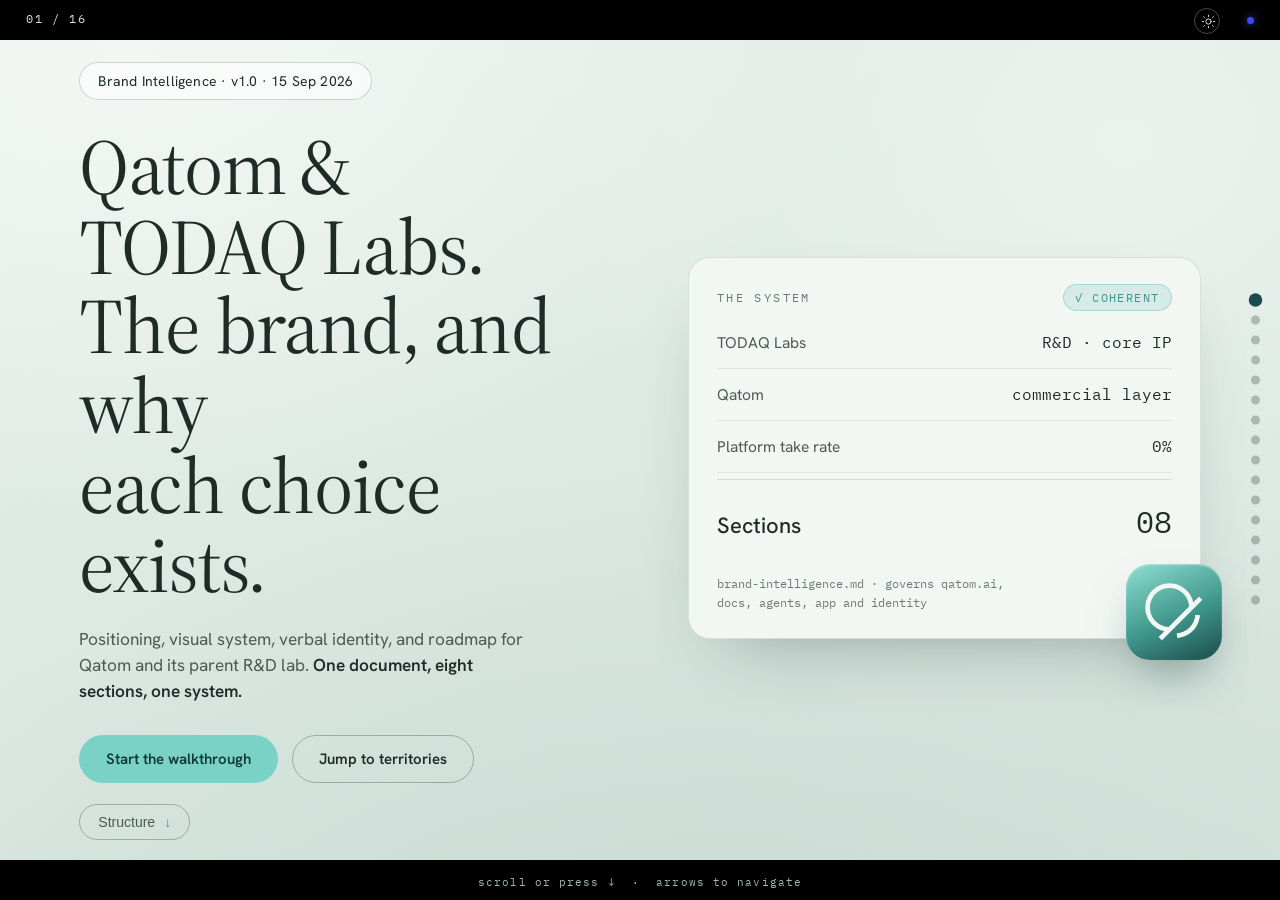
<file: qatom-brand-walkthrough-.html>
<!DOCTYPE html>
<html lang="en" data-theme="light">
<head>
<meta charset="UTF-8" />
<meta name="viewport" content="width=device-width, initial-scale=1, viewport-fit=cover" />
<title>Qatom &amp; TODAQ Labs — Brand Walkthrough</title>
<link rel="preconnect" href="https://fonts.googleapis.com">
<link rel="preconnect" href="https://fonts.gstatic.com" crossorigin>
<link href="https://fonts.googleapis.com/css2?family=Source+Serif+4:opsz,wght@8..60,400;8..60,500;8..60,600&family=Hanken+Grotesk:wght@400;500;600;700&family=IBM+Plex+Mono:wght@400;500&family=Archivo:wght@400;500&display=swap" rel="stylesheet">
<style>
/*
  QATOM / TODAQ LABS — BRAND WALKTHROUGH
  Palette is deliberately COOL ONLY. No beige, no warm off-white, no
  almost-white orange. Every surface runs green / teal / cool-grey.
  Ink #1F2B27, Oxide #1C4B4B, Verdigris #5FBFB2 are the accents.
*/

:root {
  /* ---- LIGHT (cool mist) ---- */
  --ink:        #1E2B27;
  --ink-2:      #4C5A54;
  --ink-soft:   #6C7A73;
  --oxide:      #1C4B4B;
  --oxide-2:    #2E6B67;
  --verdigris:  #55B7AA;
  --verd-deep:  #3B978B;
  --verd-bright:#79D2C5;

  --panel-a:    #F1F5F2;   /* cool near-white, never cream */
  --panel-b:    #E2ECE7;
  --panel-c:    #CFDED8;
  --panel-d:    #E9F0EC;

  --card:       rgba(255,255,255,0.46);
  --card-solid: #F3F7F4;
  --card-line:  rgba(28,75,75,0.13);
  --card-shadow: 0 30px 70px -40px rgba(24,48,44,0.45);

  --pill-bg:    rgba(255,255,255,0.55);
  --pill-line:  rgba(28,60,55,0.20);

  --line:       rgba(30,43,39,0.13);
  --hair:       rgba(30,43,39,0.09);

  --btn-fill-bg:   var(--verd-bright);
  --btn-fill-ink:  #123833;
  --btn-line-ink:  var(--ink);
  --btn-line-edge: rgba(30,43,39,0.30);

  --dot-idle:   rgba(30,50,45,0.28);
  --dot-active: var(--oxide);

  --bg:
    radial-gradient(1200px 820px at 10% 4%,  #F3F7F4 0%, rgba(243,247,244,0) 58%),
    radial-gradient(1050px 900px at 88% 16%, #EAF2ED 0%, rgba(234,242,237,0) 55%),
    radial-gradient(1500px 1050px at 52% 124%, #C6D8D1 0%, rgba(198,216,209,0) 62%),
    linear-gradient(158deg, #E6EFEA 0%, #D4E2DC 100%);

  --frame: #000000;
}

html[data-theme="dark"] {
  /* ---- DARK (deep teal-black) ---- */
  --ink:        #EAF2EE;
  --ink-2:      #AEC0BA;
  --ink-soft:   #869893;
  --oxide:      #1C4B4B;
  --oxide-2:    #4E9E97;
  --verdigris:  #7FD4C7;
  --verd-deep:  #58B3A6;
  --verd-bright:#8FE0D2;

  --panel-a:    #1B2724;
  --panel-b:    #202D2A;
  --panel-c:    #26332F;
  --panel-d:    #1E2B28;

  --card:       rgba(255,255,255,0.035);
  --card-solid: #202C29;
  --card-line:  rgba(255,255,255,0.10);
  --card-shadow: 0 34px 80px -46px rgba(0,0,0,0.85);

  --pill-bg:    rgba(255,255,255,0.045);
  --pill-line:  rgba(255,255,255,0.18);

  --line:       rgba(255,255,255,0.11);
  --hair:       rgba(255,255,255,0.07);

  --btn-fill-bg:   var(--verd-bright);
  --btn-fill-ink:  #10322D;
  --btn-line-ink:  var(--ink);
  --btn-line-edge: rgba(255,255,255,0.26);

  --dot-idle:   rgba(255,255,255,0.24);
  --dot-active: var(--verd-bright);

  --bg:
    radial-gradient(1000px 720px at 82% 8%,  #26352F 0%, rgba(38,53,47,0) 60%),
    radial-gradient(1200px 900px at 8% 104%, #1C2B27 0%, rgba(28,43,39,0) 62%),
    radial-gradient(900px 700px at 50% 46%,  #223330 0%, rgba(34,51,48,0) 70%),
    linear-gradient(158deg, #182220 0%, #1F2C29 100%);

  --frame: #000000;
}

* { box-sizing: border-box; }
html, body { margin: 0; padding: 0; height: 100%; }
body {
  background: var(--frame);
  color: var(--ink);
  font-family: "Hanken Grotesk", system-ui, -apple-system, "Segoe UI", sans-serif;
  -webkit-font-smoothing: antialiased;
  overflow: hidden;
}
img { max-width: 100%; }

/* ---------------- Letterbox frame ---------------- */
.frame-bar {
  position: fixed; left: 0; right: 0; height: 40px;
  background: var(--frame); z-index: 60; pointer-events: none;
}
.frame-bar.top    { top: 0; padding-top: env(safe-area-inset-top, 0px); }
.frame-bar.bottom { bottom: 0; }
.frame-dot {
  position: fixed; top: 17px; right: 26px; width: 7px; height: 7px;
  border-radius: 50%; background: #3a49ff; z-index: 61;
  box-shadow: 0 0 10px rgba(90,110,255,0.7);
}

/* ---------------- Deck ---------------- */
.deck {
  height: 100vh; overflow-y: scroll; overflow-x: hidden;
  scroll-snap-type: y mandatory; scroll-behavior: smooth;
  scrollbar-width: none;
}
.deck::-webkit-scrollbar { display: none; }

.slide {
  position: relative;
  min-height: 100vh;
  scroll-snap-align: start;
  scroll-snap-stop: always;
  background: var(--bg);
  color: var(--ink);
  display: flex; flex-direction: column; justify-content: center;
  padding: 92px clamp(28px, 6.2vw, 118px) 96px;
}
.slide.dark  { --local: dark; }
.wrap { width: 100%; max-width: 1240px; margin: 0 auto; }

/* section pills */
.tag {
  position: absolute; top: 62px; left: clamp(28px, 6.2vw, 118px);
  display: inline-flex; align-items: center; gap: 8px;
  font-size: 14px; letter-spacing: 0.2px;
  padding: 9px 18px; border-radius: 999px;
  background: var(--pill-bg); border: 1px solid var(--pill-line);
  color: var(--ink); backdrop-filter: blur(8px);
}
.tag-next {
  position: absolute; bottom: 60px; left: clamp(28px, 6.2vw, 118px);
  display: inline-flex; align-items: center; gap: 9px;
  font-size: 14px; padding: 9px 18px; border-radius: 999px;
  background: transparent; border: 1px solid var(--btn-line-edge);
  color: var(--ink-2); cursor: pointer;
}
.tag-next .arw { color: var(--verd-deep); }

/* typography */
.serif { font-family: "Source Serif 4", Georgia, serif; }
h1.display {
  font-family: "Source Serif 4", Georgia, serif;
  font-weight: 400; color: var(--ink);
  font-size: clamp(2.5rem, 6.1vw, 5.15rem);
  line-height: 1.02; letter-spacing: -0.015em; margin: 0;
}
h2.display {
  font-family: "Source Serif 4", Georgia, serif;
  font-weight: 400; color: var(--ink);
  font-size: clamp(2.1rem, 4.7vw, 3.9rem);
  line-height: 1.04; letter-spacing: -0.014em; margin: 0 0 6px;
}
.kicker {
  font-family: "IBM Plex Mono", monospace;
  font-size: 12.5px; letter-spacing: 0.22em; text-transform: uppercase;
  color: var(--oxide-2); margin: 0 0 18px;
}
html[data-theme="dark"] .kicker { color: var(--verd-deep); }
.lede {
  font-size: clamp(1.02rem, 1.35vw, 1.28rem); line-height: 1.5;
  color: var(--ink-2); max-width: 46ch; margin: 22px 0 0;
}
.lede strong { color: var(--ink); font-weight: 600; }
p { margin: 0 0 14px; }
.body { font-size: clamp(0.96rem, 1.08vw, 1.06rem); line-height: 1.58; color: var(--ink-2); }
.body strong { color: var(--ink); font-weight: 600; }
.body em { color: var(--ink); font-style: italic; }
.mono { font-family: "IBM Plex Mono", monospace; }
.oxide-word { color: var(--oxide-2); }
html[data-theme="dark"] .oxide-word { color: var(--verd-bright); }

/* buttons */
.btns { display: flex; gap: 14px; flex-wrap: wrap; margin-top: 30px; }
.btn {
  font-family: inherit; font-size: 15px; font-weight: 600;
  padding: 13px 26px; border-radius: 999px; cursor: pointer;
  border: 1px solid transparent; transition: transform .18s ease, background .18s ease;
}
.btn:active { transform: translateY(1px); }
.btn.fill { background: var(--btn-fill-bg); color: var(--btn-fill-ink); border-color: transparent; }
.btn.line { background: transparent; color: var(--btn-line-ink); border-color: var(--btn-line-edge); }

/* generic card */
.card {
  background: var(--card); border: 1px solid var(--card-line);
  border-radius: 22px; padding: 30px 32px; backdrop-filter: blur(14px);
  box-shadow: var(--card-shadow);
}
.card .mono-label {
  font-family: "IBM Plex Mono", monospace; font-size: 12px;
  letter-spacing: 0.2em; text-transform: uppercase; color: var(--oxide-2);
  margin-bottom: 16px;
}
html[data-theme="dark"] .card .mono-label { color: var(--verd-deep); }

/* two-column layout */
.two { display: grid; grid-template-columns: 1.05fr 1fr; gap: clamp(28px, 4vw, 74px); align-items: start; }
.two.tight { grid-template-columns: 1fr 0.92fr; }

/* stat card (conformance look) */
.statcard {
  background: var(--card-solid); border: 1px solid var(--card-line);
  border-radius: 22px; padding: 26px 28px; box-shadow: var(--card-shadow);
  position: relative;
}
.statcard .row {
  display: flex; justify-content: space-between; align-items: baseline;
  padding: 15px 0; border-bottom: 1px solid var(--hair);
  font-size: 15.5px; color: var(--ink-2);
}
.statcard .row .v { font-family: "IBM Plex Mono", monospace; color: var(--ink); font-size: 15.5px; }
.statcard .row.big { border-bottom: none; padding-top: 20px; }
.statcard .row.big .k { font-size: 22px; color: var(--ink); font-weight: 500; }
.statcard .row.big .v { font-size: 30px; }
.statcard .head {
  display: flex; justify-content: space-between; align-items: center; margin-bottom: 6px;
}
.statcard .head .lbl {
  font-family: "IBM Plex Mono", monospace; font-size: 12px; letter-spacing: 0.2em;
  text-transform: uppercase; color: var(--ink-soft);
}
.badge-pass {
  font-family: "IBM Plex Mono", monospace; font-size: 12px; letter-spacing: 0.12em;
  padding: 5px 11px; border-radius: 999px; background: rgba(85,183,170,0.18);
  color: var(--verd-deep); border: 1px solid rgba(85,183,170,0.35);
}
html[data-theme="dark"] .badge-pass { color: var(--verd-bright); }
.statcard .foot {
  font-family: "IBM Plex Mono", monospace; font-size: 12px; line-height: 1.6;
  color: var(--ink-soft); margin-top: 18px;
}
.statcard .rule { height: 1px; background: var(--line); margin: 6px 0 2px; }

/* app icon */
.appicon {
  position: absolute; right: -22px; bottom: -22px; width: 96px; height: 96px;
  border-radius: 24px;
  background: linear-gradient(155deg, #8FE0D2 0%, #3F978B 55%, #1C4B4B 100%);
  box-shadow: 0 24px 50px -20px rgba(20,60,55,0.6), inset 0 1px 2px rgba(255,255,255,0.4);
  display: grid; place-items: center;
}
.appicon svg { width: 46px; height: 46px; }
.appicon .mark { width: 58px; height: 58px; object-fit: contain; }

/* grids of cards */
.grid { display: grid; gap: 18px; }
.grid.g2 { grid-template-columns: repeat(2, 1fr); }
.grid.g3 { grid-template-columns: repeat(3, 1fr); }
.grid.g5 { grid-template-columns: repeat(5, 1fr); }
.mini {
  background: var(--card); border: 1px solid var(--card-line); border-radius: 18px;
  padding: 20px 20px; backdrop-filter: blur(10px);
}
.mini .n {
  font-family: "IBM Plex Mono", monospace; font-size: 12px; color: var(--oxide-2);
  letter-spacing: 0.14em; margin-bottom: 12px;
}
html[data-theme="dark"] .mini .n { color: var(--verd-deep); }
.mini h4 {
  font-family: "Source Serif 4", serif; font-weight: 500; margin: 0 0 8px;
  font-size: 1.12rem; color: var(--ink); line-height: 1.15;
}
.mini p { font-size: 14px; line-height: 1.5; color: var(--ink-2); margin: 0; }

/* numbered differentiators */
.numrow { display: grid; grid-template-columns: auto 1fr; gap: 22px; align-items: baseline;
  padding: 18px 0; border-bottom: 1px solid var(--hair); }
.numrow:last-child { border-bottom: none; }
.numrow .big {
  font-family: "Source Serif 4", serif; font-size: clamp(1.7rem, 2.6vw, 2.4rem);
  color: var(--oxide-2); line-height: 1; min-width: 2.1ch;
}
html[data-theme="dark"] .numrow .big { color: var(--verd-bright); }
.numrow h4 { margin: 0 0 4px; font-size: 1.08rem; color: var(--ink); font-weight: 600; }
.numrow p { margin: 0; font-size: 14.5px; line-height: 1.5; color: var(--ink-2); }

/* matrix table */
.matrix { width: 100%; border-collapse: collapse; font-size: 14.5px; }
.matrix th, .matrix td { text-align: left; padding: 14px 16px; border-bottom: 1px solid var(--line); vertical-align: top; }
.matrix thead th {
  font-family: "IBM Plex Mono", monospace; font-size: 11.5px; letter-spacing: 0.13em;
  text-transform: uppercase; color: var(--ink-soft); border-bottom: 1.5px solid var(--line);
}
.matrix tbody th { font-weight: 600; color: var(--ink); font-size: 14px; }
.matrix td { color: var(--ink-2); }
.matrix col.hl, .matrix .hl { background: rgba(85,183,170,0.10); }
.matrix td.hl { color: var(--ink); font-weight: 500; }
.matrix thead th.hl { color: var(--verd-deep); }
html[data-theme="dark"] .matrix thead th.hl { color: var(--verd-bright); }

/* we are / we are not */
.spectrum { display: grid; grid-template-columns: 1fr 1fr; gap: 0; border: 1px solid var(--card-line);
  border-radius: 18px; overflow: hidden; background: var(--card); }
.spectrum .col { padding: 26px 28px; }
.spectrum .col:first-child { border-right: 1px solid var(--card-line); }
.spectrum h5 { font-family: "IBM Plex Mono", monospace; font-size: 12px; letter-spacing: 0.16em;
  text-transform: uppercase; margin: 0 0 16px; color: var(--ink-soft); }
.spectrum li { list-style: none; margin: 0 0 12px; font-size: 15px; color: var(--ink-2); line-height: 1.4;
  display: grid; grid-template-columns: 20px 1fr; gap: 8px; }
.spectrum ul { margin: 0; padding: 0; }
.mk-y { color: var(--verd-deep); font-weight: 700; }
html[data-theme="dark"] .mk-y { color: var(--verd-bright); }
.mk-n { color: var(--ink-soft); font-weight: 700; }

/* palette swatches */
.swatches { display: grid; grid-template-columns: repeat(4, 1fr); gap: 14px; }
.swatch { border: 1px solid var(--card-line); border-radius: 16px; overflow: hidden; background: var(--card-solid); }
.swatch .chip { height: 82px; }
.swatch .meta { padding: 12px 14px; }
.swatch .meta .name { font-size: 14px; font-weight: 600; color: var(--ink); }
.swatch .meta .hex { font-family: "IBM Plex Mono", monospace; font-size: 12px; color: var(--ink-soft); margin-top: 3px; }

/* type specimens */
.specs { display: grid; gap: 12px; }
.spec { border: 1px solid var(--card-line); border-radius: 16px; padding: 16px 20px; background: var(--card);
  display: flex; align-items: baseline; justify-content: space-between; gap: 18px; }
.spec .demo { color: var(--ink); }
.spec .role { font-family: "IBM Plex Mono", monospace; font-size: 11.5px; letter-spacing: 0.12em;
  text-transform: uppercase; color: var(--ink-soft); white-space: nowrap; }

/* big quote slide */
.quote {
  font-family: "Source Serif 4", serif; font-weight: 400;
  font-size: clamp(2rem, 4.4vw, 3.6rem); line-height: 1.12; letter-spacing: -0.01em;
  color: var(--ink); max-width: 20ch;
}
.trio { display: grid; grid-template-columns: repeat(3, 1fr); gap: 26px; margin-top: 40px; }
.trio .t .lbl { font-family: "IBM Plex Mono", monospace; font-size: 11.5px; letter-spacing: 0.18em;
  text-transform: uppercase; color: var(--oxide-2); margin-bottom: 8px; }
html[data-theme="dark"] .trio .t .lbl { color: var(--verd-bright); }
.trio .t p { font-size: 15px; line-height: 1.5; color: var(--ink-2); margin: 0; }

/* strike motion */
.strike-wrap { display: flex; align-items: center; gap: 18px; margin-top: 8px; }
.strike-track { position: relative; height: 10px; width: min(420px, 60vw); border-radius: 999px;
  background: var(--hair); overflow: hidden; }
.strike-fill { position: absolute; left: 0; top: 0; bottom: 0; width: 0%;
  background: linear-gradient(90deg, var(--verd-deep), var(--verd-bright)); border-radius: 999px; }
.strike-fill.go { animation: strike 260ms cubic-bezier(.2,.7,.2,1) forwards; }
@keyframes strike { to { width: 100%; } }
.strike-num { font-family: "IBM Plex Mono", monospace; font-size: 14px; color: var(--ink-2); }

/* territory cards */
.terr { border: 1px solid var(--card-line); border-radius: 18px; padding: 22px 24px; background: var(--card);
  backdrop-filter: blur(10px); }
.terr.core { border-color: rgba(85,183,170,0.45); background: rgba(85,183,170,0.09); }
.terr .tno { font-family: "IBM Plex Mono", monospace; font-size: 11.5px; letter-spacing: 0.14em; color: var(--oxide-2); }
html[data-theme="dark"] .terr .tno { color: var(--verd-bright); }
.terr h4 { font-family: "Source Serif 4", serif; font-weight: 500; font-size: 1.28rem; margin: 8px 0 10px; color: var(--ink); line-height: 1.1; }
.terr .lab { font-family: "IBM Plex Mono", monospace; font-size: 11px; letter-spacing: 0.1em; text-transform: uppercase;
  color: var(--ink-soft); margin-top: 12px; }
.terr p { font-size: 14px; line-height: 1.5; color: var(--ink-2); margin: 2px 0 0; }
.pill-core { font-family: "IBM Plex Mono", monospace; font-size: 10.5px; letter-spacing: 0.1em;
  padding: 3px 9px; border-radius: 999px; background: var(--verd-bright); color: #123833; margin-left: 8px; }

/* compact numbered list (findings/decisions) */
.list10 { display: grid; grid-template-columns: 1fr 1fr; gap: 6px 44px; }
.li { display: grid; grid-template-columns: auto 1fr; gap: 14px; padding: 11px 0; border-bottom: 1px solid var(--hair); }
.li .idx { font-family: "IBM Plex Mono", monospace; font-size: 13px; color: var(--oxide-2); min-width: 2ch; }
html[data-theme="dark"] .li .idx { color: var(--verd-bright); }
.li .txt { font-size: 14px; line-height: 1.42; color: var(--ink-2); }
.li .txt b { color: var(--ink); font-weight: 600; }

/* ---------------- fixed chrome ---------------- */
.dots { position: fixed; right: 20px; top: 50%; transform: translateY(-50%); z-index: 62;
  display: flex; flex-direction: column; gap: 11px; }
.dots button { width: 9px; height: 9px; border-radius: 50%; border: none; padding: 0; cursor: pointer;
  background: var(--dot-idle); transition: transform .2s ease, background .2s ease; }
.dots button.active { background: var(--dot-active); transform: scale(1.5); }

.counter { position: fixed; top: 11px; left: 26px; z-index: 62;
  font-family: "IBM Plex Mono", monospace; font-size: 12px; letter-spacing: 0.14em; color: #cfe3dd; }
.themebtn { position: fixed; top: 8px; right: 60px; z-index: 62;
  width: 26px; height: 26px; border-radius: 50%; border: 1px solid rgba(255,255,255,0.28);
  background: transparent; color: #cfe3dd; cursor: pointer; display: grid; place-items: center; }
.themebtn svg { width: 15px; height: 15px; }
.hint { position: fixed; bottom: 11px; left: 50%; transform: translateX(-50%); z-index: 62;
  font-family: "IBM Plex Mono", monospace; font-size: 11px; letter-spacing: 0.1em; color: #9fb8b1; }
.progressbar { position: fixed; top: 40px; left: 0; height: 2px; z-index: 61;
  background: var(--verd-bright); width: 0%; transition: width .2s ease; }

/* ---------------- responsive ---------------- */
@media (max-width: 900px) {
  .deck { scroll-snap-type: y proximity; }
  .slide { padding: 84px 22px 88px; min-height: 100vh; justify-content: flex-start; padding-top: 96px; }
  .two, .two.tight { grid-template-columns: 1fr; gap: 26px; }
  .grid.g5 { grid-template-columns: 1fr 1fr; }
  .grid.g3 { grid-template-columns: 1fr; }
  .trio { grid-template-columns: 1fr; gap: 16px; }
  .list10 { grid-template-columns: 1fr; }
  .swatches { grid-template-columns: 1fr 1fr; }
  .spectrum { grid-template-columns: 1fr; }
  .spectrum .col:first-child { border-right: none; border-bottom: 1px solid var(--card-line); }
  .dots { display: none; }
  .tag-next { position: static; margin-top: 26px; display: inline-flex; }
  .matrix-scroll { overflow-x: auto; }
  .appicon { width: 72px; height: 72px; right: -12px; bottom: -12px; }
  .appicon .mark { width: 44px; height: 44px; }
}
@media (max-width: 560px) {
  .grid.g5, .grid.g2 { grid-template-columns: 1fr; }
  .themebtn { right: 52px; }
}
</style>
</head>
<body>

<div class="frame-bar top"></div>
<div class="frame-bar bottom"></div>
<div class="frame-dot"></div>
<div class="progressbar" id="pbar"></div>
<div class="counter" id="counter">01 / 16</div>
<button class="themebtn" id="themebtn" title="Toggle light / dark" aria-label="Toggle theme">
  <svg viewBox="0 0 24 24" fill="none" stroke="currentColor" stroke-width="1.6" stroke-linecap="round"><circle cx="12" cy="12" r="4.2"/><path d="M12 2v2M12 20v2M4.2 4.2l1.4 1.4M18.4 18.4l1.4 1.4M2 12h2M20 12h2M4.2 19.8l1.4-1.4M18.4 5.6l1.4-1.4"/></svg>
</button>
<div class="hint">scroll or press &darr; &nbsp;·&nbsp; arrows to navigate</div>
<div class="dots" id="dots"></div>

<div class="deck" id="deck">

  <!-- 01 COVER -->
  <section class="slide" data-label="Overview">
    <div class="wrap">
      <div class="two tight">
        <div>
          <span class="tag">Brand Intelligence · v1.0 · 15 Sep 2026</span>
          <h1 class="display" style="margin-top:14px;">Qatom &amp; TODAQ&nbsp;Labs.<br>The brand, and why<br>each choice exists.</h1>
          <p class="lede">Positioning, visual system, verbal identity, and roadmap for Qatom and its parent R&amp;D lab. <strong>One document, eight sections, one system.</strong></p>
          <div class="btns">
            <button class="btn fill" data-goto="1">Start the walkthrough</button>
            <button class="btn line" data-goto="12">Jump to territories</button>
          </div>
        </div>
        <div style="align-self:center;">
          <div class="statcard">
            <div class="head">
              <span class="lbl">The system</span>
              <span class="badge-pass">✓ COHERENT</span>
            </div>
            <div class="row"><span class="k">TODAQ Labs</span><span class="v">R&amp;D · core IP</span></div>
            <div class="row"><span class="k">Qatom</span><span class="v">commercial layer</span></div>
            <div class="row"><span class="k">Platform take rate</span><span class="v">0%</span></div>
            <div class="rule"></div>
            <div class="row big"><span class="k">Sections</span><span class="v">08</span></div>
            <div class="foot">brand-intelligence.md · governs qatom.ai,<br>docs, agents, app and identity</div>
            <div class="appicon">
              <img class="mark" alt="Qatom" src="[data-uri]" />
            </div>
          </div>
        </div>
      </div>
    </div>
    <button class="tag-next" data-goto="1"><span>Structure</span><span class="arw">&darr;</span></button>
  </section>

  <!-- 02 DUALITY -->
  <section class="slide" data-label="Structure">
    <div class="wrap">
      <span class="tag">Structure</span>
      <p class="kicker">The synergistic duality</p>
      <h2 class="display">Two entities. One system.</h2>
      <p class="lede" style="max-width:60ch;">The brand runs on a deliberate split. A research lab holds the science and the authority. A commercial product turns that science into something you install in minutes.</p>
      <div class="grid g2" style="margin-top:34px;">
        <div class="card">
          <div class="mono-label">Parent · R&amp;D entity</div>
          <h4 class="serif" style="font-size:1.5rem;font-weight:500;margin:0 0 10px;">TODAQ Labs</h4>
          <p class="body">Deeptech inventor and owner of the core IP. The TODA file protocol, the ADOT application protocol, and the G-up supportive guild rigging mathematics. It provides institutional legitimacy, peer-reviewed cryptographic authority, and academic research heritage.</p>
          <p class="body mono" style="font-size:13px;color:var(--oxide-2);margin-top:14px;">powers core protocol &amp; cryptographic security &darr;</p>
        </div>
        <div class="card" style="border-color:rgba(85,183,170,0.4);background:rgba(85,183,170,0.08);">
          <div class="mono-label">Commercial · product entity</div>
          <h4 class="serif" style="font-size:1.5rem;font-weight:500;margin:0 0 10px;">Qatom</h4>
          <p class="body">The consumer-friendly, turnkey agentic commerce stack and MCP marketplace. It translates the protocol science into a 1-click commercial platform that weaves between existing software, making AI agents and APIs economic in minutes.</p>
          <p class="body mono" style="font-size:13px;color:var(--oxide-2);margin-top:14px;">real-world applicability &amp; commercial scale</p>
        </div>
      </div>
    </div>
    <button class="tag-next" data-goto="2"><span>Identity</span><span class="arw">&darr;</span></button>
  </section>

  <!-- 03 WHAT IT IS / DOES -->
  <section class="slide" data-label="Identity">
    <div class="wrap">
      <span class="tag">Identity</span>
      <div class="two">
        <div>
          <p class="kicker">What the brand is</p>
          <h2 class="display">The connective layer for agentic commerce.</h2>
          <p class="body" style="margin-top:20px;">Qatom is the turnkey, consumer-friendly agentic commerce and verification infrastructure layer, built on the IP and deeptech research from TODAQ Labs.</p>
          <p class="body"><strong>It is an all-in-one infrastructure layer, not a payment gateway and not a speculative blockchain.</strong> It integrates seamlessly between existing AI agents such as Claude Code, Cursor, ChatGPT and custom LLMs, and the API microservices they call.</p>
        </div>
        <div class="card">
          <div class="mono-label">What it does</div>
          <p class="body">Autonomous agents and human consumers discover, call, pay for, and monetize digital services directly inside plain conversational loops.</p>
          <p class="body">Sub-second micropayments settle in-flight by embedding Base64 USD-TDN bearer files into a standard HTTP header, <span class="mono oxide-word">X-TODA-Pay</span>, at a <strong>0% platform take rate</strong>.</p>
          <p class="body">Every call generates an immutable, tamper-proof decision trace, a TODA Binder, using G-up supportive guild rigging proofs at <span class="mono oxide-word">GET /binder</span>.</p>
        </div>
      </div>
    </div>
    <button class="tag-next" data-goto="3"><span>Audiences</span><span class="arw">&darr;</span></button>
  </section>

  <!-- 04 WHO IT SERVES -->
  <section class="slide" data-label="Audiences">
    <div class="wrap">
      <span class="tag">Audiences</span>
      <p class="kicker">Who it serves</p>
      <h2 class="display">Five audiences, one install.</h2>
      <div class="grid g5" style="margin-top:32px;">
        <div class="mini"><div class="n">01</div><h4>Consumers &amp; end users</h4><p>1-click micro-purchases and instant access to paywalled tools. No checkout forms, no subscription traps.</p></div>
        <div class="mini"><div class="n">02</div><h4>Developers &amp; agent builders</h4><p>Turnkey spending wallets, tool discovery over MCP, and hard budget limits via <span class="mono" style="font-size:12px;">npx skills add</span>.</p></div>
        <div class="mini"><div class="n">03</div><h4>API &amp; content providers</h4><p>Monetize compute or media per request with zero interchange drag or gateway fees.</p></div>
        <div class="mini"><div class="n">04</div><h4>Stablecoin issuers &amp; networks</h4><p>Circle, Paxos and Solana turn liquid balances into active agent reasoning through an in-flight billing layer.</p></div>
        <div class="mini"><div class="n">05</div><h4>Enterprise architects &amp; CISOs</h4><p>Cost governance, SDA Depth-1 against permission sprawl, and EU AI Act and SOX ready audit trails.</p></div>
      </div>
    </div>
    <button class="tag-next" data-goto="4"><span>Purpose</span><span class="arw">&darr;</span></button>
  </section>

  <!-- 05 PURPOSE / PROMISE (dark set piece) -->
  <section class="slide dark" data-label="Purpose" data-force="dark">
    <div class="wrap">
      <span class="tag">Purpose</span>
      <p class="kicker">Purpose · ambition · core promise</p>
      <div class="quote">Integrity, built into every asset. Proven, not promised. Verified, not trusted.</div>
      <div class="trio">
        <div class="t"><div class="lbl">Purpose</div><p>Make humans stronger. Enable true digital ownership and remove mandatory dependency on centralized custodians and fee-extracting intermediaries.</p></div>
        <div class="t"><div class="lbl">Ambition</div><p>Establish the TODA file protocol as the foundational successor to HTTPS for digital asset integrity and machine trade across the web.</p></div>
        <div class="t"><div class="lbl">Core belief</div><p>Integrity must rest on verifiable mathematical properties, not third-party promises or corporate reputation.</p></div>
      </div>
    </div>
    <button class="tag-next" data-goto="5"><span>The edge</span><span class="arw">&darr;</span></button>
  </section>

  <!-- 06 DIFFERENTIATORS -->
  <section class="slide" data-label="Differentiators">
    <div class="wrap">
      <span class="tag">Differentiators</span>
      <div class="two">
        <div>
          <p class="kicker">Key differentiators</p>
          <h2 class="display">Five things only this stack does.</h2>
          <p class="body" style="margin-top:18px;">Each one is a technical property you can point at, not a slogan. Together they define the category.</p>
        </div>
        <div>
          <div class="numrow"><div class="big serif">0%</div><div><h4>Platform take rate</h4><p>Flat subscription tiers instead of 2.9% plus $0.30 per transaction.</p></div></div>
          <div class="numrow"><div class="big serif">&lt;1s</div><div><h4>In-flight settlement</h4><p>Payment, execution and receipt land together in one HTTP round trip.</p></div></div>
          <div class="numrow"><div class="big serif">01</div><div><h4>Ledgerless per-asset architecture</h4><p>No global consensus, no gas, no congestion. A library-loan-card model of self-contained bearer files.</p></div></div>
          <div class="numrow"><div class="big serif">02</div><div><h4>Self-contained audit provenance</h4><p>TODA Binders carry portable, non-equivocating proofs inside the asset. First-Write-Wins for prompts, Append for reasoning.</p></div></div>
          <div class="numrow"><div class="big serif">03</div><div><h4>Bounded autonomy</h4><p>SDA Depth-1 mathematically caps sub-agent escalation and kills runaway sub-agent trees.</p></div></div>
        </div>
      </div>
    </div>
    <button class="tag-next" data-goto="6"><span>Positioning</span><span class="arw">&darr;</span></button>
  </section>

  <!-- 07 POSITIONING MATRIX -->
  <section class="slide" data-label="Positioning">
    <div class="wrap">
      <span class="tag">Positioning</span>
      <p class="kicker">Positioning landscape</p>
      <h2 class="display" style="margin-bottom:22px;">Where it sits.</h2>
      <div class="matrix-scroll">
      <table class="matrix">
        <thead>
          <tr>
            <th>Dimension</th>
            <th>Legacy card rails · Stripe / Visa</th>
            <th>Public blockchains · x402</th>
            <th class="hl">Qatom &amp; TODAQ Labs</th>
          </tr>
        </thead>
        <tbody>
          <tr><th>Architecture</th><td>Centralized database</td><td>Replicated public ledger</td><td class="hl">Sovereign bearer files</td></tr>
          <tr><th>Fee model</th><td>2.9% + $0.30 swipe floor</td><td>Volatile gas fees, $0.01+</td><td class="hl">0% platform take rate</td></tr>
          <tr><th>Settlement speed</th><td>T+2 to T+3 days</td><td>5s to 10m in mempool</td><td class="hl">Under 1s, in-flight HTTP</td></tr>
          <tr><th>Data privacy</th><td>Corporate tracking</td><td>100% public explorers</td><td class="hl">Confidential by default</td></tr>
          <tr><th>Audit / provenance</th><td>Application server logs</td><td>Public on-chain hashes</td><td class="hl">G-up rigging TODA Binders</td></tr>
        </tbody>
      </table>
      </div>
    </div>
    <button class="tag-next" data-goto="7"><span>The category</span><span class="arw">&darr;</span></button>
  </section>

  <!-- 08 CATEGORY / CLARIFICATION -->
  <section class="slide" data-label="Positioning">
    <div class="wrap">
      <span class="tag">Positioning</span>
      <div class="two">
        <div>
          <p class="kicker">The category to own</p>
          <h2 class="display">Consumer-friendly agentic infrastructure.</h2>
          <p class="body" style="margin-top:20px;">Combine TODAQ Labs academic rigor with Qatom 1-click usability. Position the stack as a transparent layer that weaves between existing software, the plainspoken commercial face of a scientific breakthrough.</p>
        </div>
        <div class="card">
          <div class="mono-label">The one clarification that matters</div>
          <p class="body"><strong>Sequence versus simultaneity.</strong> Early diagrams drew a multi-step pipeline, Authorize then Execute then Pay.</p>
          <p class="body">The real differentiator is <em>simultaneous in-flight finality.</em> Payment, execution and receipt land together in a single HTTP call. Never illustrate a left-to-right, Stripe-style deferred settlement flow.</p>
          <p class="body mono" style="font-size:13px;color:var(--oxide-2);margin-top:12px;">competes past: Stripe ACP · Visa · x402 · Skyfire · Splunk · Datadog</p>
        </div>
      </div>
    </div>
    <button class="tag-next" data-goto="8"><span>Voice</span><span class="arw">&darr;</span></button>
  </section>

  <!-- 09 VOICE -->
  <section class="slide" data-label="Voice">
    <div class="wrap">
      <span class="tag">Voice</span>
      <p class="kicker">Verbal identity spectrum</p>
      <h2 class="display" style="margin-bottom:24px;">Analytically bold. Refreshingly plain.</h2>
      <div class="two tight" style="align-items:start;">
        <div class="spectrum">
          <div class="col">
            <h5>We are</h5>
            <ul>
              <li><span class="mk-y">✓</span><span>Scientifically grounded and precise</span></li>
              <li><span class="mk-y">✓</span><span>Consumer-friendly and approachable</span></li>
              <li><span class="mk-y">✓</span><span>Confident in cryptographic proofs</span></li>
              <li><span class="mk-y">✓</span><span>Human-centric, making humans stronger</span></li>
            </ul>
          </div>
          <div class="col">
            <h5>We are not</h5>
            <ul>
              <li><span class="mk-n">✕</span><span>Hype-driven or crypto-bro disruptive</span></li>
              <li><span class="mk-n">✕</span><span>Overly technical or jargon-dense</span></li>
              <li><span class="mk-n">✕</span><span>Arrogant or pompous</span></li>
              <li><span class="mk-n">✕</span><span>Vague or over-promising</span></li>
            </ul>
          </div>
        </div>
        <div>
          <div class="card" style="padding:24px 26px;">
            <div class="mono-label">Vocabulary</div>
            <p class="body" style="margin-bottom:8px;"><strong>Encouraged.</strong> In-flight settlement. Sovereign bearer files. Integrity, built in. 0% platform fees. Make your APIs and agents economic in minutes.</p>
            <p class="body" style="margin:0;"><strong>Prohibited.</strong> Any "trust us" claim. Crypto-bro buzzwords, token hype, neon-purple Web3 clichés, or "disrupting everything".</p>
          </div>
        </div>
      </div>
    </div>
    <button class="tag-next" data-goto="9"><span>Visual system</span><span class="arw">&darr;</span></button>
  </section>

  <!-- 10 VISUAL SYSTEM -->
  <section class="slide" data-label="Visual system">
    <div class="wrap">
      <span class="tag">Visual system</span>
      <p class="kicker">Elemental color &amp; type</p>
      <h2 class="display" style="margin-bottom:22px;">Cool, precise, pristine.</h2>
      <div class="two" style="align-items:start;">
        <div>
          <div class="swatches">
            <div class="swatch"><div class="chip" style="background:#1E2B27;"></div><div class="meta"><div class="name">Ink</div><div class="hex">#1E2B27</div></div></div>
            <div class="swatch"><div class="chip" style="background:#1C4B4B;"></div><div class="meta"><div class="name">Oxide</div><div class="hex">#1C4B4B</div></div></div>
            <div class="swatch"><div class="chip" style="background:#55B7AA;"></div><div class="meta"><div class="name">Verdigris</div><div class="hex">#55B7AA</div></div></div>
            <div class="swatch"><div class="chip" style="background:linear-gradient(160deg,#EAF2ED,#CFDED8);"></div><div class="meta"><div class="name">Cool mist</div><div class="hex">surfaces run cool</div></div></div>
          </div>
          <p class="body" style="margin-top:16px;font-size:14px;">Ink for structure and text. Oxide for institutional authority. Verdigris as the single mineral accent. Surfaces are a cool mist, never warm, in either theme.</p>
        </div>
        <div class="specs">
          <div class="spec"><div class="demo serif" style="font-size:1.7rem;">Source Serif 4</div><div class="role">Display · editorial rigor</div></div>
          <div class="spec"><div class="demo" style="font-size:1.25rem;font-weight:600;">Hanken Grotesk · $4.500</div><div class="role">UI &amp; figures · 3-dec</div></div>
          <div class="spec"><div class="demo mono" style="font-size:1.15rem;">X-TODA-Pay · $0.001</div><div class="role">IBM Plex Mono · code</div></div>
          <div class="spec"><div class="demo" style="font-family:'Archivo',sans-serif;font-size:1.25rem;letter-spacing:-0.035em;">Qatom</div><div class="role">Archivo · placed wordmark</div></div>
        </div>
      </div>
    </div>
    <button class="tag-next" data-goto="10"><span>Motion</span><span class="arw">&darr;</span></button>
  </section>

  <!-- 11 MOTION -->
  <section class="slide dark" data-label="Motion" data-force="dark">
    <div class="wrap">
      <span class="tag">Motion</span>
      <div class="two">
        <div>
          <p class="kicker">The signature motion token</p>
          <h2 class="display">The 260ms Strike.</h2>
          <p class="body" style="margin-top:20px;">One motion, and only one. It symbolizes sub-second in-flight HTTP execution. Every other decorative motion is excluded.</p>
          <div class="strike-wrap">
            <div class="strike-track"><div class="strike-fill" id="strikefill"></div></div>
            <span class="strike-num" id="strikenum">260ms</span>
          </div>
          <button class="btn line" id="replaystrike" style="margin-top:18px;">Replay the strike</button>
        </div>
        <div class="card">
          <div class="mono-label">Graphic style</div>
          <p class="body"><strong>Pristine surfaces.</strong> Clean, unblemished, free of distressing or weathering. A system that keeps an immutable audit trail should look uncorrupted.</p>
          <p class="body" style="margin:0;"><strong>Diagram language.</strong> 1px ink edges, plate nodes, square terminals. Built for maximum diagrammatic clarity.</p>
        </div>
      </div>
    </div>
    <button class="tag-next" data-goto="11"><span>Research</span><span class="arw">&darr;</span></button>
  </section>

  <!-- 12 RESEARCH / WHITESPACE -->
  <section class="slide" data-label="Research">
    <div class="wrap">
      <span class="tag">Research</span>
      <p class="kicker">Category defaults, deliberately avoided</p>
      <h2 class="display" style="margin-bottom:26px;">Everything the category does, we don't.</h2>
      <div class="grid g3">
        <div class="mini"><div class="n">AI &amp; fintech clichés</div><p class="body" style="margin:0;font-size:14px;">Glowing neural nets, floating 3D glass spheres, dark blue gradients, "unlocking intelligence".</p></div>
        <div class="mini"><div class="n">Crypto / Web3 clichés</div><p class="body" style="margin:0;font-size:14px;">Neon purple gradients, Connect Wallet popups, dark-mode-only, token speculation.</p></div>
        <div class="mini" style="border-color:rgba(85,183,170,0.4);background:rgba(85,183,170,0.08);"><div class="n">The whitespace</div><p class="body" style="margin:0;font-size:14px;">High-precision editorial software design, married to consumer 1-click simplicity. Plainspoken science.</p></div>
      </div>
    </div>
    <button class="tag-next" data-goto="12"><span>Territories</span><span class="arw">&darr;</span></button>
  </section>

  <!-- 13 TERRITORIES -->
  <section class="slide" data-label="Territories">
    <div class="wrap">
      <span class="tag">Territories</span>
      <p class="kicker">Four brand identity territories</p>
      <h2 class="display" style="margin-bottom:24px;">Where the identity can live.</h2>
      <div class="grid g2">
        <div class="terr core">
          <div class="tno">Territory 1 <span class="pill-core">RECOMMENDED CORE</span></div>
          <h4>The agentic infrastructure layer</h4>
          <p>Turnkey infrastructure that weaves between existing software to give it economic agency.</p>
          <div class="lab">Verbal</div><p>High-velocity, plainspoken. "Make your APIs and agents economic in minutes."</p>
        </div>
        <div class="terr">
          <div class="tno">Territory 2</div>
          <h4>Consumer-centric agent commerce</h4>
          <p>Frictionless 1-click purchases and micro-payments inside plain conversation.</p>
          <div class="lab">Verbal</div><p>Simple and user-focused. "Pay as you go. No cards, no checkout forms."</p>
        </div>
        <div class="terr">
          <div class="tno">Territory 3</div>
          <h4>Sovereign digital belongings</h4>
          <p>Replace centralized cloud databases with self-contained, ownable TODA bearer files.</p>
          <div class="lab">Verbal</div><p>Philosophical, human-centric. "Making humans stronger through true digital ownership."</p>
        </div>
        <div class="terr">
          <div class="tno">Territory 4</div>
          <h4>Enterprise cost &amp; governance guardrails</h4>
          <p>Hard mathematical spend caps and immutable compliance logging for enterprise AI.</p>
          <div class="lab">Verbal</div><p>Compliance-ready, ROI-focused. "Clamp down on AI tool spend."</p>
        </div>
      </div>
    </div>
    <button class="tag-next" data-goto="13"><span>Guardrails</span><span class="arw">&darr;</span></button>
  </section>

  <!-- 14 GUARDRAILS -->
  <section class="slide" data-label="Guardrails">
    <div class="wrap">
      <span class="tag">Guardrails</span>
      <p class="kicker">Do &amp; don't</p>
      <h2 class="display" style="margin-bottom:24px;">The rules that keep it coherent.</h2>
      <div class="spectrum">
        <div class="col">
          <h5>Do</h5>
          <ul>
            <li><span class="mk-y">✓</span><span>Show the simultaneous in-flight round trip in action.</span></li>
            <li><span class="mk-y">✓</span><span>Position TODAQ Labs as R&amp;D parent, Qatom as the product.</span></li>
            <li><span class="mk-y">✓</span><span>Consume qatom.css tokens in code, never hardcode values.</span></li>
            <li><span class="mk-y">✓</span><span>Keep top-of-funnel simple. Show 3-decimal figures, $4.500 and $0.001.</span></li>
          </ul>
        </div>
        <div class="col">
          <h5>Don't</h5>
          <ul>
            <li><span class="mk-n">✕</span><span>Make "trust us" claims. Frame trust as a verifiable property.</span></li>
            <li><span class="mk-n">✕</span><span>Draw multi-step deferred settlement pipelines.</span></li>
            <li><span class="mk-n">✕</span><span>Use crypto tropes, neon gradients, or block-explorer references.</span></li>
            <li><span class="mk-n">✕</span><span>Overcomplicate consumer onboarding.</span></li>
          </ul>
        </div>
      </div>
      <p class="body mono" style="font-size:12.5px;color:var(--oxide-2);margin-top:18px;">recognizable core: 260ms Strike · X-TODA-Pay · 0% take rate · Source Serif 4 + Hanken 3-dec figures</p>
    </div>
    <button class="tag-next" data-goto="14"><span>Findings</span><span class="arw">&darr;</span></button>
  </section>

  <!-- 15 FINDINGS -->
  <section class="slide" data-label="Findings">
    <div class="wrap">
      <span class="tag">Findings</span>
      <p class="kicker">Top strategic findings</p>
      <h2 class="display" style="margin-bottom:22px;">What the research concluded.</h2>
      <div class="list10">
        <div class="li"><span class="idx">01</span><span class="txt"><b>The two entities complement each other.</b> Labs supplies authority and IP, Qatom supplies adoption.</span></div>
        <div class="li"><span class="idx">02</span><span class="txt"><b>Simultaneity is the core differentiator.</b> One HTTP call replaces slow multi-hop gateways.</span></div>
        <div class="li"><span class="idx">03</span><span class="txt"><b>0% take rate drives adoption.</b> Flat subscription pricing sets it apart from fee-extractors.</span></div>
        <div class="li"><span class="idx">04</span><span class="txt"><b>TODA Binders close the enterprise pilot gap.</b> Self-contained traces give production auditability.</span></div>
        <div class="li"><span class="idx">05</span><span class="txt"><b>SDA Depth-1 eliminates sub-agent sprawl.</b> Escalation is prevented cryptographically.</span></div>
        <div class="li"><span class="idx">06</span><span class="txt"><b>Privacy is mandatory for enterprise.</b> Confidential-by-default protects prompts and logic.</span></div>
        <div class="li"><span class="idx">07</span><span class="txt"><b>Human empowerment is the anchor.</b> "Making humans stronger" carries the emotion.</span></div>
        <div class="li"><span class="idx">08</span><span class="txt"><b>Developer velocity accelerates GTM.</b> npx skills add and native MCP drive fast trial.</span></div>
        <div class="li"><span class="idx">09</span><span class="txt"><b>One directory avoids SEO conflicts.</b> All tools live under agents.qatom.ai.</span></div>
        <div class="li"><span class="idx">10</span><span class="txt"><b>Sanitized metrics govern messaging.</b> 100k+ payments, $8M+ heritage, ARM and Hyundai Pay and DSIT.</span></div>
      </div>
    </div>
    <button class="tag-next" data-goto="15"><span>Open decisions</span><span class="arw">&darr;</span></button>
  </section>

  <!-- 16 OPEN DECISIONS / CLOSE -->
  <section class="slide dark" data-label="Open decisions" data-force="dark">
    <div class="wrap">
      <span class="tag">Open decisions</span>
      <div class="two" style="align-items:start;">
        <div>
          <p class="kicker">Still to resolve</p>
          <h2 class="display">Ten decisions on the table.</h2>
          <p class="body" style="margin-top:18px;max-width:44ch;">The system is set. These are the calls to make next, from co-branding hierarchy to the primary tagline.</p>
          <div class="card" style="margin-top:22px;">
            <div class="mono-label">Tagline, to choose</div>
            <p class="body serif" style="font-size:1.15rem;color:var(--ink);margin-bottom:6px;">"Make your APIs and agents economic in minutes."</p>
            <p class="body serif" style="font-size:1.15rem;color:var(--ink);margin:0;">"Integrity, built into every asset."</p>
          </div>
        </div>
        <div class="list10" style="grid-template-columns:1fr;">
          <div class="li"><span class="idx">01</span><span class="txt">Co-branding hierarchy for "Powered by TODAQ Labs".</span></div>
          <div class="li"><span class="idx">02</span><span class="txt">Balancing B2C warmth against CISO credibility.</span></div>
          <div class="li"><span class="idx">03</span><span class="txt">qatom.css token enforcement across subdomains.</span></div>
          <div class="li"><span class="idx">04</span><span class="txt">Pricing tier nomenclature and limits.</span></div>
          <div class="li"><span class="idx">05</span><span class="txt">Logo clear-space, favicons, app icons.</span></div>
          <div class="li"><span class="idx">06</span><span class="txt">Secondary transitions that complement the strike.</span></div>
          <div class="li"><span class="idx">07</span><span class="txt">Imagery and media policy.</span></div>
          <div class="li"><span class="idx">08</span><span class="txt">Partner badge rules: Solana, Circle, Paxos, ServiceNow.</span></div>
          <div class="li"><span class="idx">09</span><span class="txt">Primary tagline selection.</span></div>
          <div class="li"><span class="idx">10</span><span class="txt">Hosted versus self-hosted positioning.</span></div>
        </div>
      </div>
      <p class="body mono" style="font-size:12px;color:var(--verd-deep);margin-top:24px;">next research · A/B message testing across consumer, developer, partner and CISO cohorts</p>
    </div>
    <button class="tag-next" data-goto="0"><span>Back to start</span><span class="arw">&uarr;</span></button>
  </section>

</div>

<script>
(function(){
  var deck = document.getElementById('deck');
  var slides = Array.prototype.slice.call(document.querySelectorAll('.slide'));
  var dotsWrap = document.getElementById('dots');
  var counter = document.getElementById('counter');
  var pbar = document.getElementById('pbar');
  var html = document.documentElement;
  var total = slides.length;
  var current = 0;
  var userTheme = null; // null = follow per-slide default

  // build dots
  slides.forEach(function(s, i){
    var b = document.createElement('button');
    b.setAttribute('aria-label', 'Go to slide ' + (i+1));
    b.addEventListener('click', function(){ goto(i); });
    dotsWrap.appendChild(b);
  });
  var dotBtns = Array.prototype.slice.call(dotsWrap.children);

  function pad(n){ return (n<9? '0':'') + (n+1); }

  function applyTheme(i){
    // per-slide default unless user overrode
    if (userTheme) { html.setAttribute('data-theme', userTheme); return; }
    var forced = slides[i].getAttribute('data-force');
    html.setAttribute('data-theme', forced === 'dark' ? 'dark' : 'light');
  }

  function setActive(i){
    current = i;
    dotBtns.forEach(function(b,k){ b.classList.toggle('active', k===i); });
    counter.textContent = pad(i) + ' / ' + pad(total-1);
    pbar.style.width = ((i)/(total-1))*100 + '%';
    applyTheme(i);
    if (i === 10) fireStrike(); // motion slide
  }

  function goto(i){
    i = Math.max(0, Math.min(total-1, i));
    slides[i].scrollIntoView({behavior:'smooth'});
  }

  // observe which slide is centered
  var obs = new IntersectionObserver(function(entries){
    entries.forEach(function(e){
      if (e.isIntersecting && e.intersectionRatio > 0.55){
        var idx = slides.indexOf(e.target);
        if (idx !== -1 && idx !== current) setActive(idx);
      }
    });
  }, { root: deck, threshold: [0.55] });
  slides.forEach(function(s){ obs.observe(s); });

  // buttons that jump
  document.querySelectorAll('[data-goto]').forEach(function(el){
    el.addEventListener('click', function(){ goto(parseInt(el.getAttribute('data-goto'),10)); });
  });

  // keyboard
  window.addEventListener('keydown', function(e){
    if (e.key === 'ArrowDown' || e.key === 'ArrowRight' || e.key === 'PageDown'){ e.preventDefault(); goto(current+1); }
    else if (e.key === 'ArrowUp' || e.key === 'ArrowLeft' || e.key === 'PageUp'){ e.preventDefault(); goto(current-1); }
    else if (e.key === ' '){ e.preventDefault(); goto(current + (e.shiftKey?-1:1)); }
    else if (e.key === 'Home'){ goto(0); }
    else if (e.key === 'End'){ goto(total-1); }
  });

  // theme toggle: overrides per-slide default
  document.getElementById('themebtn').addEventListener('click', function(){
    var currentResolved = html.getAttribute('data-theme');
    userTheme = (currentResolved === 'dark') ? 'light' : 'dark';
    html.setAttribute('data-theme', userTheme);
  });

  // strike motion
  var strikeFill = document.getElementById('strikefill');
  function fireStrike(){
    if(!strikeFill) return;
    strikeFill.classList.remove('go');
    void strikeFill.offsetWidth;
    strikeFill.classList.add('go');
  }
  var rs = document.getElementById('replaystrike');
  if (rs) rs.addEventListener('click', fireStrike);

  setActive(0);
})();
</script>
</body>
</html>
</file>
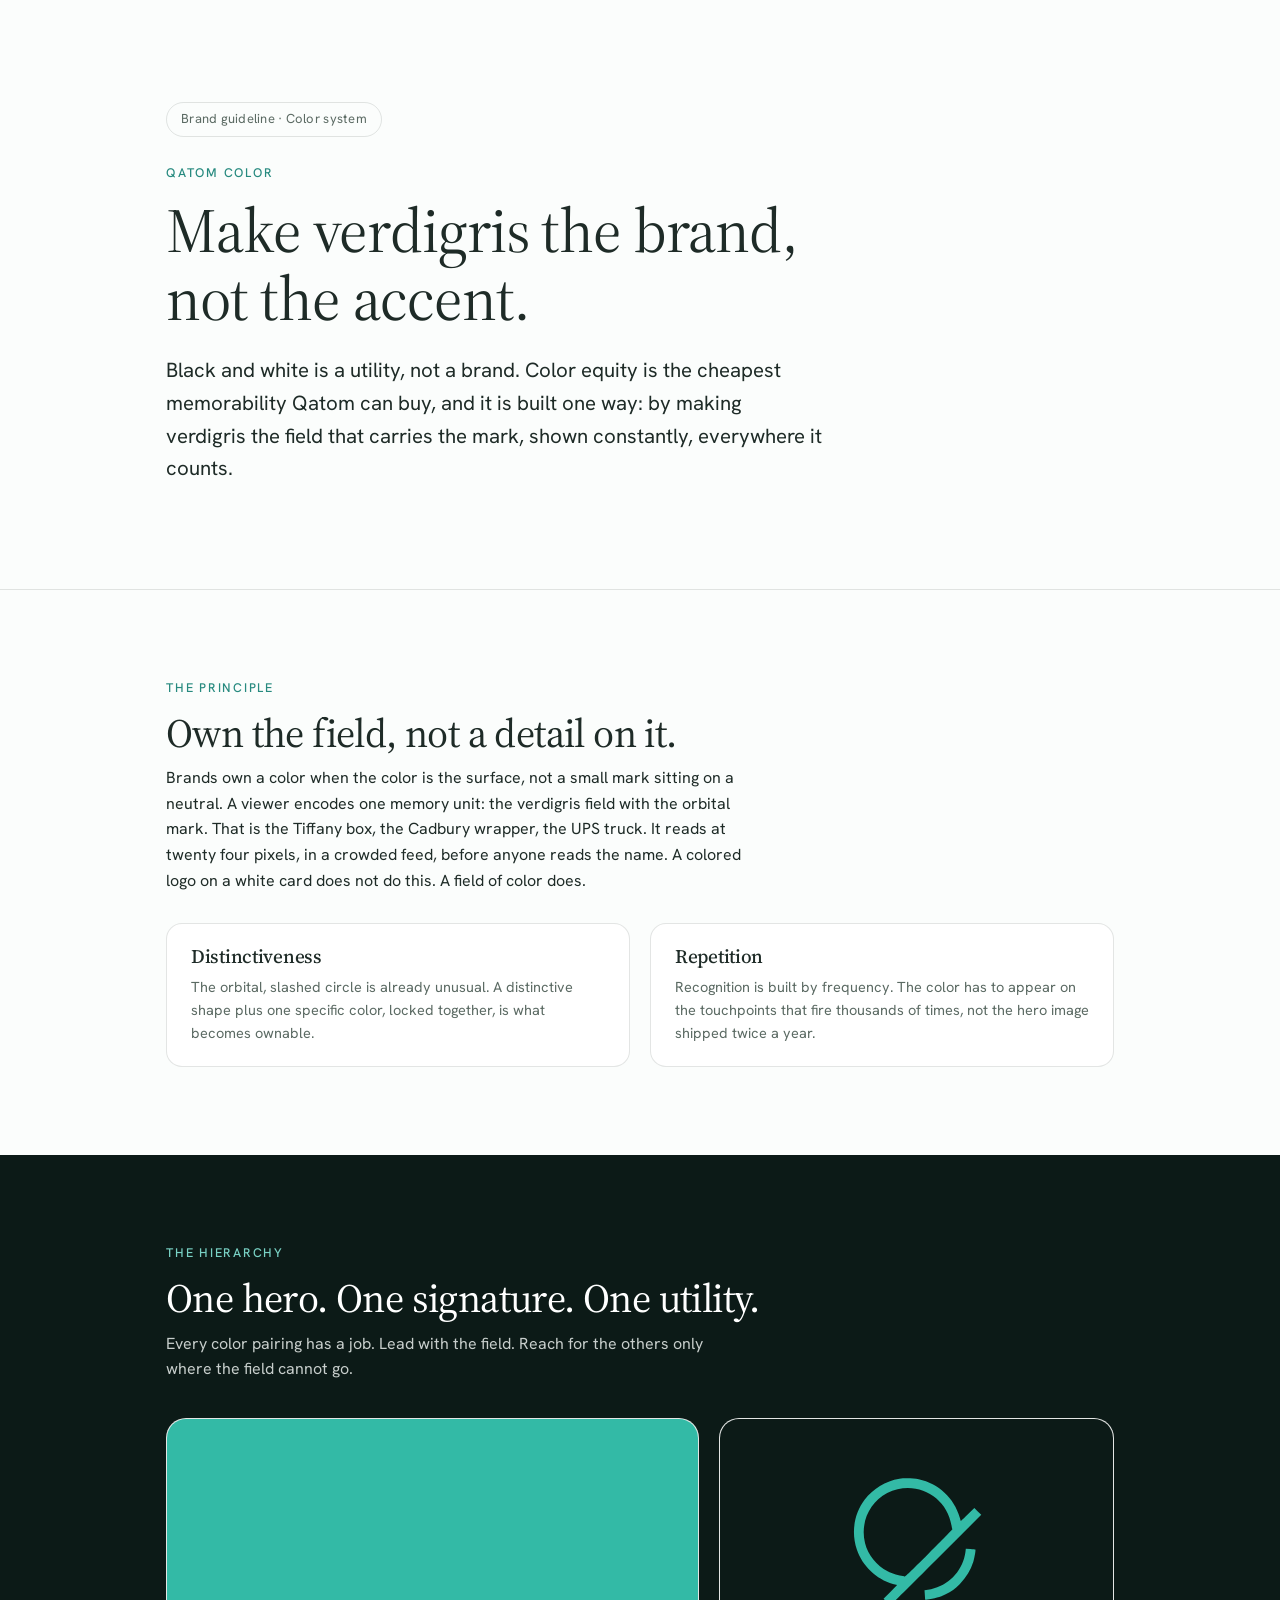
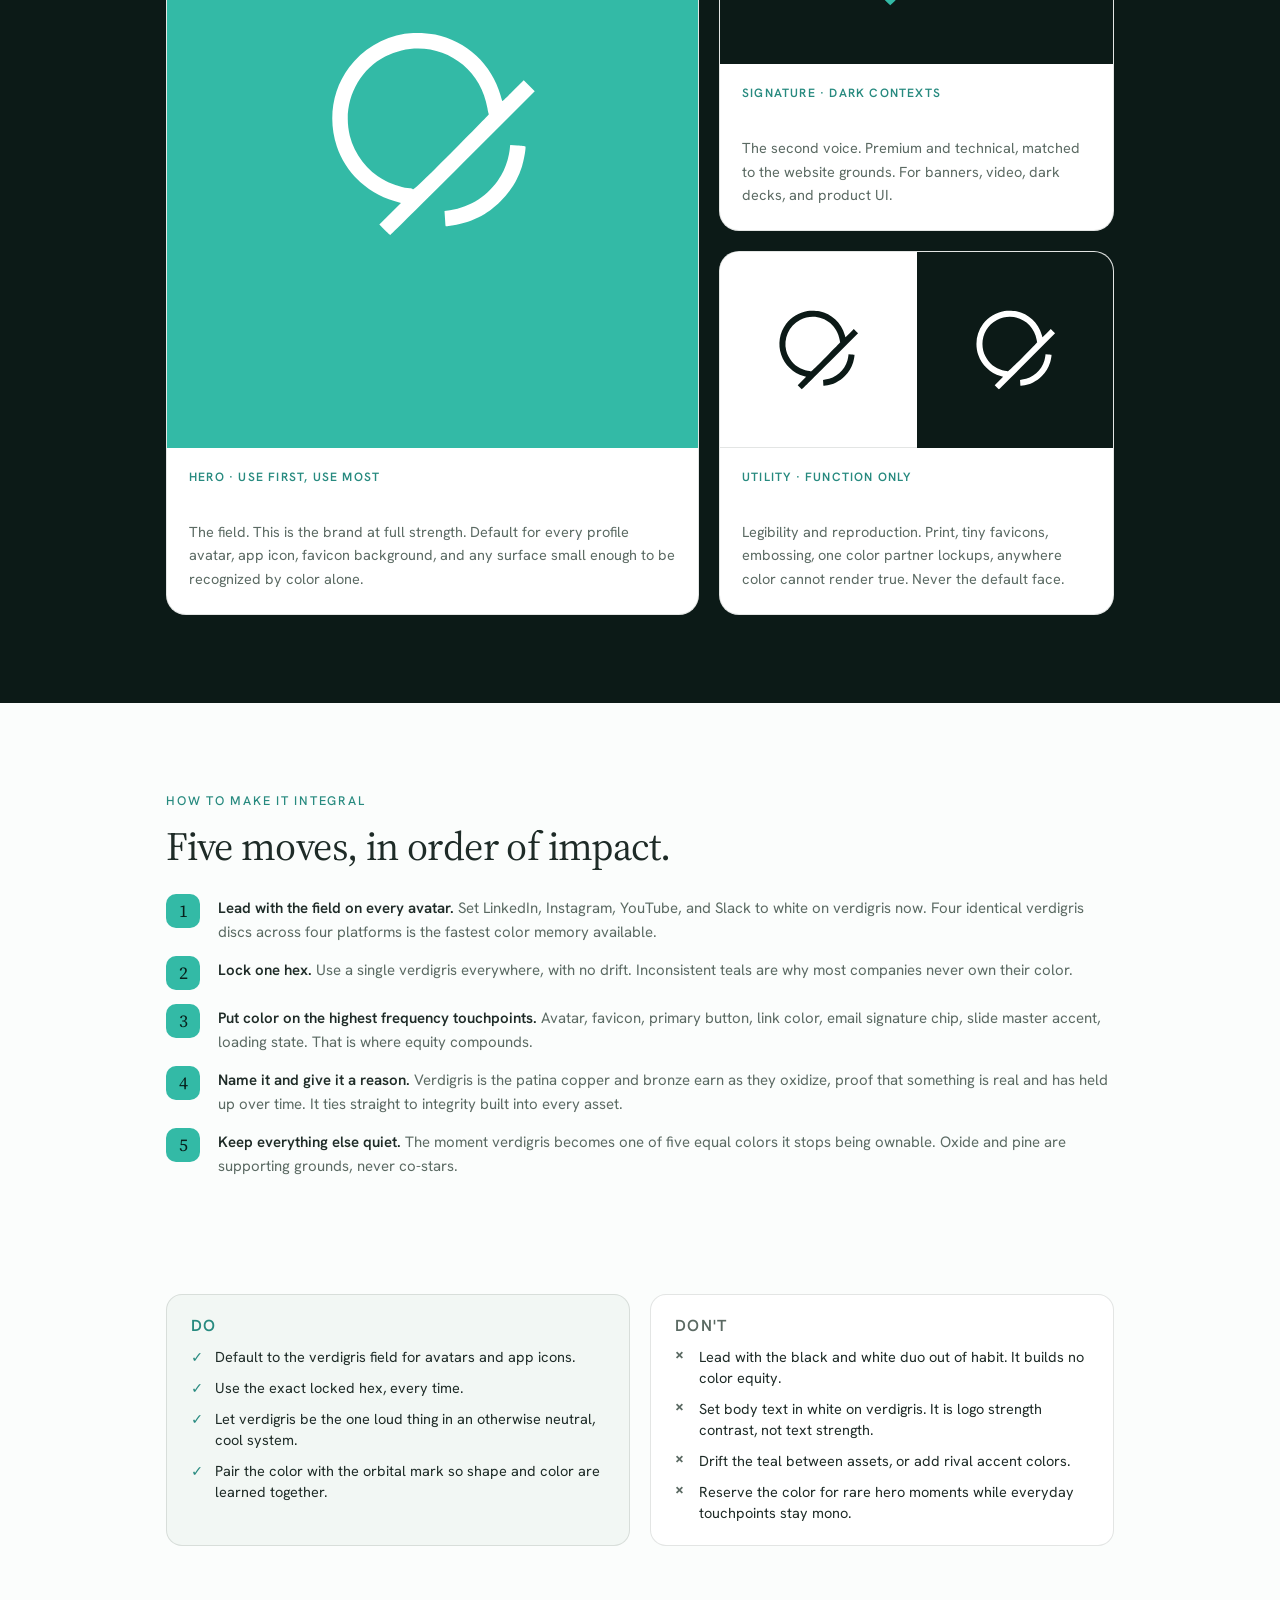
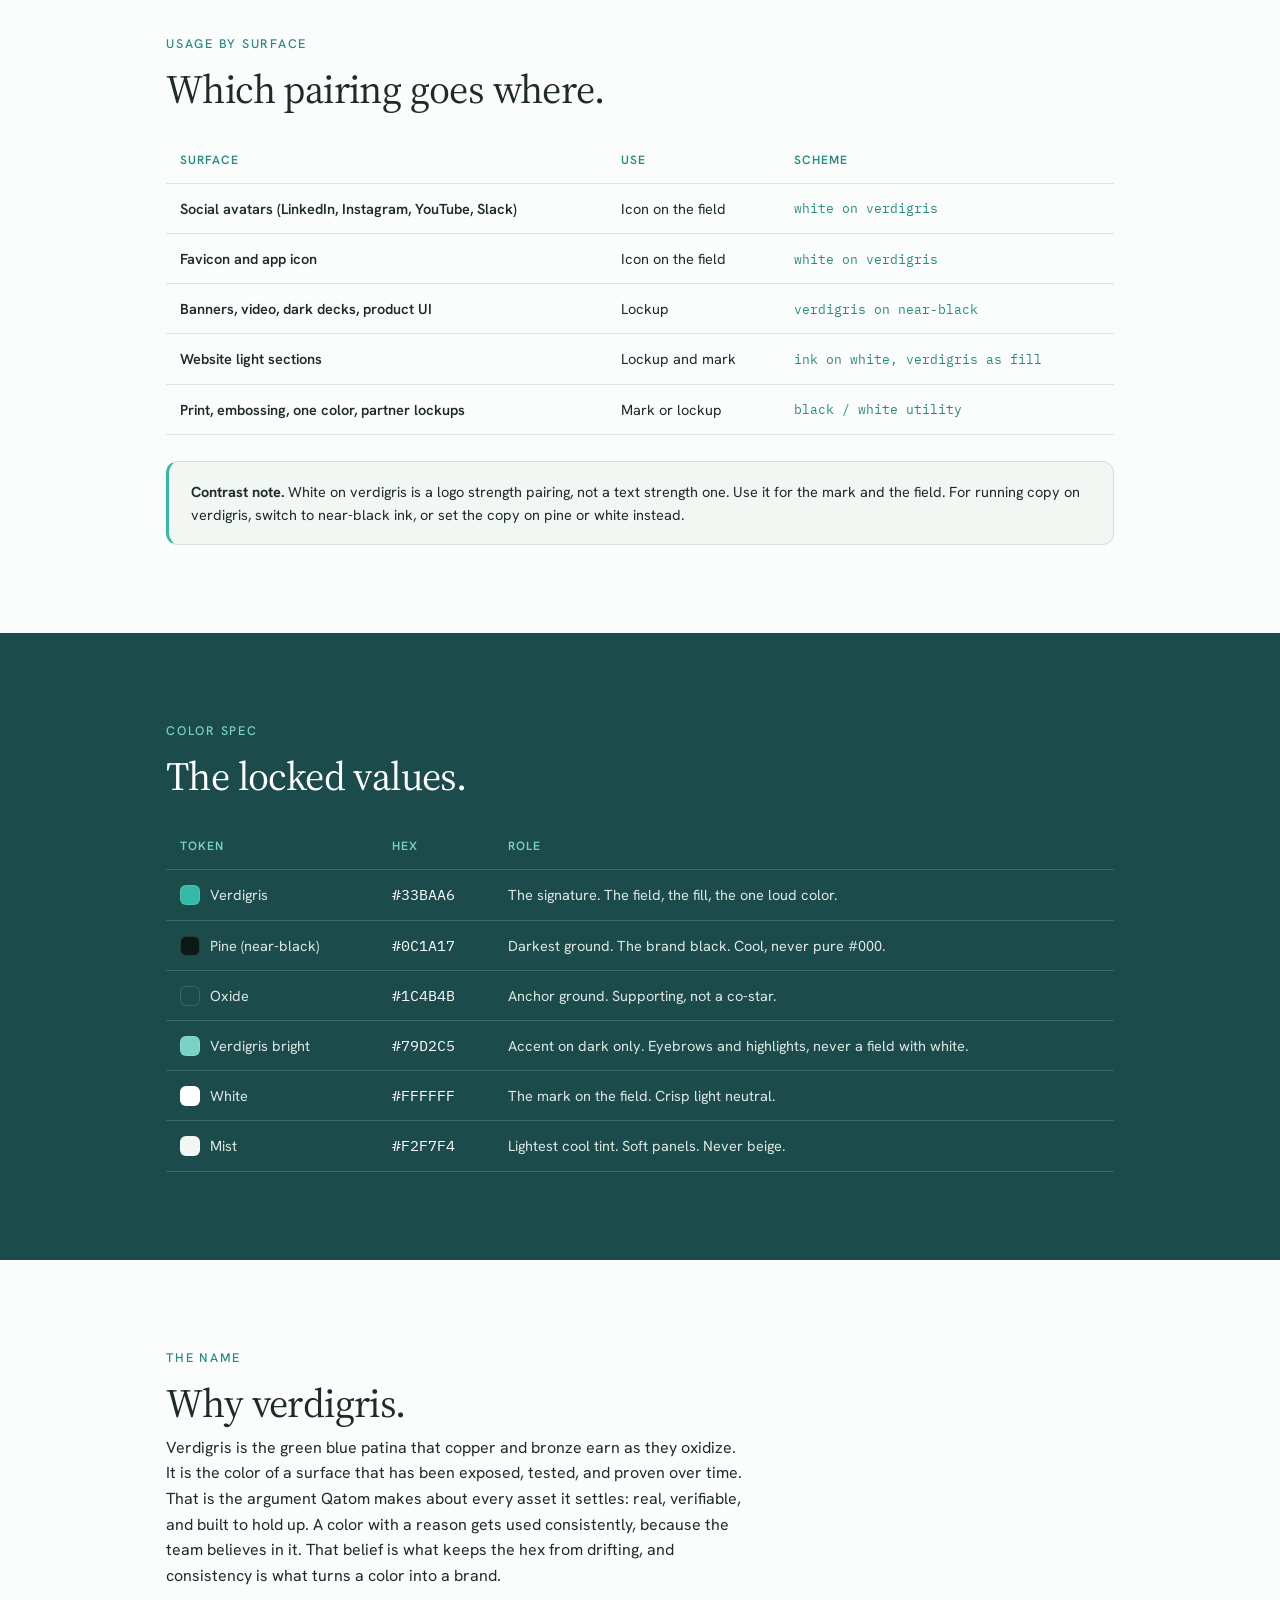
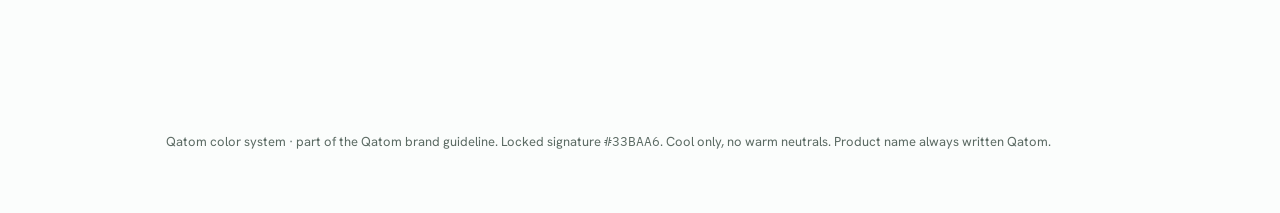
<file: qatom-color-system.html>
<!DOCTYPE html>
<html lang="en">
<head>
<meta charset="utf-8">
<meta name="viewport" content="width=device-width, initial-scale=1">
<title>Qatom Color System</title>
<meta name="description" content="Qatom brand guideline: making verdigris the brand. Color hierarchy, usage, and rationale.">
<link rel="preconnect" href="https://fonts.googleapis.com">
<link rel="preconnect" href="https://fonts.gstatic.com" crossorigin>
<link href="https://fonts.googleapis.com/css2?family=Source+Serif+4:opsz,wght@8..60,400;8..60,500&family=Hanken+Grotesk:wght@400;500;600&family=IBM+Plex+Mono:wght@400;500&display=swap" rel="stylesheet">
<style>
:root{
  --pine:#0C1A17; --oxide:#1C4B4B; --verd:#33BAA6; --verd-deep:#278A7F; --verd-bright:#79D2C5;
  --white:#FFFFFF; --paper:#FBFDFC; --mist:#F2F7F4; --coolgrey:#EEF3F1;
  --ink:#1E2B27; --ink-soft:#5B6A63; --line:rgba(30,43,39,0.12); --line-d:rgba(242,247,244,0.16);
}
*{box-sizing:border-box;}
html{-webkit-text-size-adjust:100%;}
body{margin:0;background:var(--paper);color:var(--ink);font-family:"Hanken Grotesk",system-ui,sans-serif;line-height:1.6;font-weight:400;}
.wrap{max-width:1060px;margin:0 auto;padding:0 clamp(16px,5vw,56px);}
section{padding:clamp(48px,7vw,88px) 0;}
h1,h2,h3{font-family:"Source Serif 4",Georgia,serif;font-weight:400;letter-spacing:-0.015em;line-height:1.08;margin:0;}
h1{font-size:clamp(2.3rem,5.4vw,3.9rem);}
h2{font-size:clamp(1.7rem,3.4vw,2.5rem);margin-bottom:10px;}
h3{font-size:1.2rem;font-weight:500;}
p{margin:0 0 16px;max-width:64ch;}
.eyebrow{font-family:"Hanken Grotesk";font-weight:500;font-size:12.5px;letter-spacing:0.14em;text-transform:uppercase;color:var(--verd-deep);margin:0 0 14px;}
.lead{font-size:clamp(1.05rem,1.7vw,1.28rem);color:var(--ink);max-width:60ch;}
.mono{font-family:"IBM Plex Mono",monospace;}
.dark{background:var(--pine);color:var(--mist);}
.dark .eyebrow{color:var(--verd-bright);}
.dark h1,.dark h2,.dark h3{color:var(--white);}
.dark p{color:rgba(242,247,244,0.82);}
.oxide{background:var(--oxide);color:var(--mist);}
.oxide .eyebrow{color:var(--verd-bright);}
.oxide h2{color:var(--white);}
.rule{height:1px;background:var(--line);border:0;margin:0;}
.hero{padding-top:clamp(56px,8vw,110px);}
.hero .tag{display:inline-block;font-size:13px;letter-spacing:0.02em;color:var(--ink-soft);border:1px solid var(--line);border-radius:999px;padding:6px 14px;margin-bottom:26px;}
.mk{display:block;}
.mk svg{width:100%;height:100%;display:block;}
.mk path{fill:currentColor;}

/* tier cards */
.tiers{display:grid;grid-template-columns:1.35fr 1fr;gap:20px;margin-top:36px;}
.tier{border-radius:20px;overflow:hidden;border:1px solid var(--line);display:flex;flex-direction:column;background:var(--white);}
.swatch{aspect-ratio:16/10;display:flex;align-items:center;justify-content:center;}
.swatch .mk{width:34%;}
.tier .body{padding:20px 22px 24px;}
.tier .role{font-family:"Hanken Grotesk";font-weight:600;font-size:12px;letter-spacing:0.1em;text-transform:uppercase;color:var(--verd-deep);}
.tier h3{margin:6px 0 6px;}
.tier p{font-size:14.5px;color:var(--ink-soft);margin:0;}
.sw-verd{background:var(--verd);color:var(--white);}
.sw-black{background:var(--pine);color:var(--verd);}
.sw-wonb{background:var(--pine);color:var(--white);}
.sw-bonw{background:var(--white);color:var(--pine);border-bottom:1px solid var(--line);}
.mini{display:grid;grid-template-columns:1fr 1fr;gap:0;}
.mini .swatch{aspect-ratio:1/1;}
.mini .swatch .mk{width:42%;}
.tier.hero-tier{grid-row:span 2;}
.tier.hero-tier .swatch{aspect-ratio:auto;flex:1;min-height:280px;}
.tier.hero-tier .swatch .mk{width:40%;}

.grid2{display:grid;grid-template-columns:1fr 1fr;gap:20px;margin-top:30px;}
.card{background:var(--white);border:1px solid var(--line);border-radius:16px;padding:22px 24px;}
.card h3{margin-bottom:8px;}
.card p{font-size:14.5px;color:var(--ink-soft);margin:0;}
.dark .card{background:rgba(255,255,255,0.04);border-color:var(--line-d);}
.dark .card p{color:rgba(242,247,244,0.78);}
.dark .card h3{color:var(--white);}

ol.steps{counter-reset:s;list-style:none;padding:0;margin:28px 0 0;display:grid;gap:14px;}
ol.steps li{position:relative;padding-left:52px;min-height:34px;}
ol.steps li::before{counter-increment:s;content:counter(s);position:absolute;left:0;top:-2px;width:34px;height:34px;border-radius:10px;background:var(--verd);color:#08221d;font-family:"Source Serif 4",serif;font-size:1.1rem;display:flex;align-items:center;justify-content:center;}
ol.steps b{color:var(--ink);font-weight:600;}
.dark ol.steps b{color:var(--white);}
ol.steps li{color:var(--ink-soft);font-size:15px;}
.dark ol.steps li{color:rgba(242,247,244,0.82);}

.dd{display:grid;grid-template-columns:1fr 1fr;gap:20px;margin-top:28px;}
.dd .col{border-radius:16px;padding:22px 24px;}
.do{background:var(--mist);border:1px solid var(--line);}
.dont{background:#fff;border:1px solid var(--line);}
.dd h3{font-size:1rem;text-transform:uppercase;letter-spacing:0.08em;font-family:"Hanken Grotesk";font-weight:600;margin-bottom:12px;}
.do h3{color:var(--verd-deep);}
.dont h3{color:var(--ink-soft);}
.dd ul{margin:0;padding:0;list-style:none;display:grid;gap:10px;}
.dd li{font-size:14.5px;color:var(--ink);padding-left:24px;position:relative;line-height:1.45;}
.do li::before{content:"\2713";position:absolute;left:0;color:var(--verd-deep);font-weight:700;}
.dont li::before{content:"\00D7";position:absolute;left:0;color:var(--ink-soft);font-weight:700;font-size:1.1em;line-height:1;}

table.spec{width:100%;border-collapse:collapse;margin-top:26px;font-size:14.5px;}
table.spec th,table.spec td{text-align:left;padding:13px 14px;border-bottom:1px solid var(--line-d);}
table.spec th{font-family:"Hanken Grotesk";font-weight:600;font-size:12px;letter-spacing:0.08em;text-transform:uppercase;color:var(--verd-bright);}
table.spec td{color:rgba(242,247,244,0.9);}
.chip{display:inline-block;width:20px;height:20px;border-radius:6px;vertical-align:-5px;margin-right:10px;border:1px solid rgba(255,255,255,0.14);}
.spec .mono{color:var(--white);}
.role-cell{color:rgba(242,247,244,0.66);}

.usage{width:100%;border-collapse:collapse;margin-top:26px;font-size:14.5px;}
.usage th,.usage td{text-align:left;padding:13px 14px;border-bottom:1px solid var(--line);}
.usage th{font-family:"Hanken Grotesk";font-weight:600;font-size:12px;letter-spacing:0.08em;text-transform:uppercase;color:var(--verd-deep);}
.usage td{color:var(--ink);}
.usage td:first-child{font-weight:600;}
.usage .tag2{font-family:"IBM Plex Mono",monospace;font-size:12.5px;color:var(--verd-deep);}

.callout{margin-top:26px;background:var(--mist);border:1px solid var(--line);border-left:3px solid var(--verd);border-radius:12px;padding:18px 22px;font-size:14.5px;color:var(--ink);}
.callout b{color:var(--ink);}
footer{padding:40px 0 60px;color:var(--ink-soft);font-size:13px;}
footer .mono{color:var(--ink-soft);}
@media(max-width:760px){
  .tiers{grid-template-columns:1fr;}
  .tier.hero-tier{grid-row:auto;}
  .grid2,.dd{grid-template-columns:1fr;}
}
</style>
</head>
<body>

<!-- HERO -->
<section class="hero">
  <div class="wrap">
    <span class="tag">Brand guideline &middot; Color system</span>
    <p class="eyebrow">Qatom color</p>
    <h1>Make verdigris the brand,<br>not the accent.</h1>
    <p class="lead" style="margin-top:22px;">Black and white is a utility, not a brand. Color equity is the cheapest memorability Qatom can buy, and it is built one way: by making verdigris the field that carries the mark, shown constantly, everywhere it counts.</p>
  </div>
</section>

<hr class="rule">

<!-- PRINCIPLE -->
<section>
  <div class="wrap">
    <p class="eyebrow">The principle</p>
    <h2>Own the field, not a detail on it.</h2>
    <p>Brands own a color when the color is the surface, not a small mark sitting on a neutral. A viewer encodes one memory unit: the verdigris field with the orbital mark. That is the Tiffany box, the Cadbury wrapper, the UPS truck. It reads at twenty four pixels, in a crowded feed, before anyone reads the name. A colored logo on a white card does not do this. A field of color does.</p>
    <div class="grid2">
      <div class="card"><h3>Distinctiveness</h3><p>The orbital, slashed circle is already unusual. A distinctive shape plus one specific color, locked together, is what becomes ownable.</p></div>
      <div class="card"><h3>Repetition</h3><p>Recognition is built by frequency. The color has to appear on the touchpoints that fire thousands of times, not the hero image shipped twice a year.</p></div>
    </div>
  </div>
</section>

<!-- HIERARCHY -->
<section class="dark">
  <div class="wrap">
    <p class="eyebrow">The hierarchy</p>
    <h2>One hero. One signature. One utility.</h2>
    <p>Every color pairing has a job. Lead with the field. Reach for the others only where the field cannot go.</p>
    <div class="tiers">

      <div class="tier hero-tier">
        <div class="swatch sw-verd"><span class="mk"><svg viewBox="-6 -1 258 250" xmlns="http://www.w3.org/2000/svg" aria-hidden="true"><path d="M64.99,240.41L58.78,234.16L71.92,221.00L85.05,207.85L76.90,205.57C44.73,196.57 17.76,170.89 7.16,139.17C-3.87,106.12 1.71,70.34 22.16,43.10C38.37,21.49 62.61,6.82 89.52,2.32C99.16,0.70 116.54,1.15 126.67,3.28C164.92,11.30 195.34,39.61 205.96,77.08C206.99,80.75 207.97,83.92 208.12,84.13C208.27,84.33 214.19,78.72 221.27,71.64L234.16,58.78L240.84,65.42L247.52,72.06L160.22,159.36C112.20,207.38 72.53,246.67 72.06,246.67C71.59,246.67 68.41,243.85 64.99,240.41ZM139.08,235.09C139.04,234.35 138.76,230.12 138.46,225.69L137.92,217.63L144.56,216.66C177.78,211.81 205.21,187.93 214.45,155.83C215.57,151.94 216.76,146.22 217.09,143.14L217.69,137.53L226.55,138.04C231.43,138.32 235.74,138.84 236.13,139.19C237.16,140.13 234.59,155.22 232.02,163.42C226.97,179.48 218.68,193.05 206.29,205.50C197.36,214.48 189.50,220.22 178.74,225.62C167.76,231.14 157.98,233.87 141.04,236.18C139.79,236.35 139.14,235.99 139.08,235.09ZM191.77,100.03C191.40,99.78 190.63,96.58 190.05,92.92C180.79,34.34 118.43,2.80 65.83,30.09C31.35,47.98 13.47,88.16 22.97,126.38C28.65,149.25 45.68,170.64 66.64,181.24C76.04,185.99 89.40,190.00 95.85,190.00C97.18,190.00 98.75,190.54 99.34,191.20C100.25,192.22 107.52,185.31 146.43,146.44C171.74,121.16 192.14,100.28 191.77,100.03Z"/></svg></span></div>
        <div class="body">
          <div class="role">Hero &middot; use first, use most</div>
          <h3>White on verdigris</h3>
          <p>The field. This is the brand at full strength. Default for every profile avatar, app icon, favicon background, and any surface small enough to be recognized by color alone.</p>
        </div>
      </div>

      <div class="tier">
        <div class="swatch sw-black"><span class="mk"><svg viewBox="-6 -1 258 250" xmlns="http://www.w3.org/2000/svg" aria-hidden="true"><path d="M64.99,240.41L58.78,234.16L71.92,221.00L85.05,207.85L76.90,205.57C44.73,196.57 17.76,170.89 7.16,139.17C-3.87,106.12 1.71,70.34 22.16,43.10C38.37,21.49 62.61,6.82 89.52,2.32C99.16,0.70 116.54,1.15 126.67,3.28C164.92,11.30 195.34,39.61 205.96,77.08C206.99,80.75 207.97,83.92 208.12,84.13C208.27,84.33 214.19,78.72 221.27,71.64L234.16,58.78L240.84,65.42L247.52,72.06L160.22,159.36C112.20,207.38 72.53,246.67 72.06,246.67C71.59,246.67 68.41,243.85 64.99,240.41ZM139.08,235.09C139.04,234.35 138.76,230.12 138.46,225.69L137.92,217.63L144.56,216.66C177.78,211.81 205.21,187.93 214.45,155.83C215.57,151.94 216.76,146.22 217.09,143.14L217.69,137.53L226.55,138.04C231.43,138.32 235.74,138.84 236.13,139.19C237.16,140.13 234.59,155.22 232.02,163.42C226.97,179.48 218.68,193.05 206.29,205.50C197.36,214.48 189.50,220.22 178.74,225.62C167.76,231.14 157.98,233.87 141.04,236.18C139.79,236.35 139.14,235.99 139.08,235.09ZM191.77,100.03C191.40,99.78 190.63,96.58 190.05,92.92C180.79,34.34 118.43,2.80 65.83,30.09C31.35,47.98 13.47,88.16 22.97,126.38C28.65,149.25 45.68,170.64 66.64,181.24C76.04,185.99 89.40,190.00 95.85,190.00C97.18,190.00 98.75,190.54 99.34,191.20C100.25,192.22 107.52,185.31 146.43,146.44C171.74,121.16 192.14,100.28 191.77,100.03Z"/></svg></span></div>
        <div class="body">
          <div class="role">Signature &middot; dark contexts</div>
          <h3>Verdigris on near-black</h3>
          <p>The second voice. Premium and technical, matched to the website grounds. For banners, video, dark decks, and product UI.</p>
        </div>
      </div>

      <div class="tier">
        <div class="mini">
          <div class="swatch sw-bonw"><span class="mk"><svg viewBox="-6 -1 258 250" xmlns="http://www.w3.org/2000/svg" aria-hidden="true"><path d="M64.99,240.41L58.78,234.16L71.92,221.00L85.05,207.85L76.90,205.57C44.73,196.57 17.76,170.89 7.16,139.17C-3.87,106.12 1.71,70.34 22.16,43.10C38.37,21.49 62.61,6.82 89.52,2.32C99.16,0.70 116.54,1.15 126.67,3.28C164.92,11.30 195.34,39.61 205.96,77.08C206.99,80.75 207.97,83.92 208.12,84.13C208.27,84.33 214.19,78.72 221.27,71.64L234.16,58.78L240.84,65.42L247.52,72.06L160.22,159.36C112.20,207.38 72.53,246.67 72.06,246.67C71.59,246.67 68.41,243.85 64.99,240.41ZM139.08,235.09C139.04,234.35 138.76,230.12 138.46,225.69L137.92,217.63L144.56,216.66C177.78,211.81 205.21,187.93 214.45,155.83C215.57,151.94 216.76,146.22 217.09,143.14L217.69,137.53L226.55,138.04C231.43,138.32 235.74,138.84 236.13,139.19C237.16,140.13 234.59,155.22 232.02,163.42C226.97,179.48 218.68,193.05 206.29,205.50C197.36,214.48 189.50,220.22 178.74,225.62C167.76,231.14 157.98,233.87 141.04,236.18C139.79,236.35 139.14,235.99 139.08,235.09ZM191.77,100.03C191.40,99.78 190.63,96.58 190.05,92.92C180.79,34.34 118.43,2.80 65.83,30.09C31.35,47.98 13.47,88.16 22.97,126.38C28.65,149.25 45.68,170.64 66.64,181.24C76.04,185.99 89.40,190.00 95.85,190.00C97.18,190.00 98.75,190.54 99.34,191.20C100.25,192.22 107.52,185.31 146.43,146.44C171.74,121.16 192.14,100.28 191.77,100.03Z"/></svg></span></div>
          <div class="swatch sw-wonb"><span class="mk"><svg viewBox="-6 -1 258 250" xmlns="http://www.w3.org/2000/svg" aria-hidden="true"><path d="M64.99,240.41L58.78,234.16L71.92,221.00L85.05,207.85L76.90,205.57C44.73,196.57 17.76,170.89 7.16,139.17C-3.87,106.12 1.71,70.34 22.16,43.10C38.37,21.49 62.61,6.82 89.52,2.32C99.16,0.70 116.54,1.15 126.67,3.28C164.92,11.30 195.34,39.61 205.96,77.08C206.99,80.75 207.97,83.92 208.12,84.13C208.27,84.33 214.19,78.72 221.27,71.64L234.16,58.78L240.84,65.42L247.52,72.06L160.22,159.36C112.20,207.38 72.53,246.67 72.06,246.67C71.59,246.67 68.41,243.85 64.99,240.41ZM139.08,235.09C139.04,234.35 138.76,230.12 138.46,225.69L137.92,217.63L144.56,216.66C177.78,211.81 205.21,187.93 214.45,155.83C215.57,151.94 216.76,146.22 217.09,143.14L217.69,137.53L226.55,138.04C231.43,138.32 235.74,138.84 236.13,139.19C237.16,140.13 234.59,155.22 232.02,163.42C226.97,179.48 218.68,193.05 206.29,205.50C197.36,214.48 189.50,220.22 178.74,225.62C167.76,231.14 157.98,233.87 141.04,236.18C139.79,236.35 139.14,235.99 139.08,235.09ZM191.77,100.03C191.40,99.78 190.63,96.58 190.05,92.92C180.79,34.34 118.43,2.80 65.83,30.09C31.35,47.98 13.47,88.16 22.97,126.38C28.65,149.25 45.68,170.64 66.64,181.24C76.04,185.99 89.40,190.00 95.85,190.00C97.18,190.00 98.75,190.54 99.34,191.20C100.25,192.22 107.52,185.31 146.43,146.44C171.74,121.16 192.14,100.28 191.77,100.03Z"/></svg></span></div>
        </div>
        <div class="body">
          <div class="role">Utility &middot; function only</div>
          <h3>Black and white</h3>
          <p>Legibility and reproduction. Print, tiny favicons, embossing, one color partner lockups, anywhere color cannot render true. Never the default face.</p>
        </div>
      </div>

    </div>
  </div>
</section>

<!-- OPERATE -->
<section>
  <div class="wrap">
    <p class="eyebrow">How to make it integral</p>
    <h2>Five moves, in order of impact.</h2>
    <ol class="steps">
      <li><b>Lead with the field on every avatar.</b> Set LinkedIn, Instagram, YouTube, and Slack to white on verdigris now. Four identical verdigris discs across four platforms is the fastest color memory available.</li>
      <li><b>Lock one hex.</b> Use a single verdigris everywhere, with no drift. Inconsistent teals are why most companies never own their color.</li>
      <li><b>Put color on the highest frequency touchpoints.</b> Avatar, favicon, primary button, link color, email signature chip, slide master accent, loading state. That is where equity compounds.</li>
      <li><b>Name it and give it a reason.</b> Verdigris is the patina copper and bronze earn as they oxidize, proof that something is real and has held up over time. It ties straight to integrity built into every asset.</li>
      <li><b>Keep everything else quiet.</b> The moment verdigris becomes one of five equal colors it stops being ownable. Oxide and pine are supporting grounds, never co-stars.</li>
    </ol>
  </div>
</section>

<!-- DO / DONT -->
<section style="padding-top:0;">
  <div class="wrap">
    <div class="dd">
      <div class="col do">
        <h3>Do</h3>
        <ul>
          <li>Default to the verdigris field for avatars and app icons.</li>
          <li>Use the exact locked hex, every time.</li>
          <li>Let verdigris be the one loud thing in an otherwise neutral, cool system.</li>
          <li>Pair the color with the orbital mark so shape and color are learned together.</li>
        </ul>
      </div>
      <div class="col dont">
        <h3>Don't</h3>
        <ul>
          <li>Lead with the black and white duo out of habit. It builds no color equity.</li>
          <li>Set body text in white on verdigris. It is logo strength contrast, not text strength.</li>
          <li>Drift the teal between assets, or add rival accent colors.</li>
          <li>Reserve the color for rare hero moments while everyday touchpoints stay mono.</li>
        </ul>
      </div>
    </div>
  </div>
</section>

<!-- USAGE BY SURFACE -->
<section style="padding-top:0;">
  <div class="wrap">
    <p class="eyebrow">Usage by surface</p>
    <h2>Which pairing goes where.</h2>
    <table class="usage">
      <thead><tr><th>Surface</th><th>Use</th><th>Scheme</th></tr></thead>
      <tbody>
        <tr><td>Social avatars (LinkedIn, Instagram, YouTube, Slack)</td><td>Icon on the field</td><td class="tag2">white on verdigris</td></tr>
        <tr><td>Favicon and app icon</td><td>Icon on the field</td><td class="tag2">white on verdigris</td></tr>
        <tr><td>Banners, video, dark decks, product UI</td><td>Lockup</td><td class="tag2">verdigris on near-black</td></tr>
        <tr><td>Website light sections</td><td>Lockup and mark</td><td class="tag2">ink on white, verdigris as fill</td></tr>
        <tr><td>Print, embossing, one color, partner lockups</td><td>Mark or lockup</td><td class="tag2">black / white utility</td></tr>
      </tbody>
    </table>
    <div class="callout"><b>Contrast note.</b> White on verdigris is a logo strength pairing, not a text strength one. Use it for the mark and the field. For running copy on verdigris, switch to near-black ink, or set the copy on pine or white instead.</div>
  </div>
</section>

<!-- SPEC -->
<section class="oxide">
  <div class="wrap">
    <p class="eyebrow">Color spec</p>
    <h2>The locked values.</h2>
    <table class="spec">
      <thead><tr><th>Token</th><th>Hex</th><th>Role</th></tr></thead>
      <tbody>
        <tr><td><span class="chip" style="background:#33BAA6"></span>Verdigris</td><td class="mono">#33BAA6</td><td class="role-cell">The signature. The field, the fill, the one loud color.</td></tr>
        <tr><td><span class="chip" style="background:#0C1A17"></span>Pine (near-black)</td><td class="mono">#0C1A17</td><td class="role-cell">Darkest ground. The brand black. Cool, never pure #000.</td></tr>
        <tr><td><span class="chip" style="background:#1C4B4B"></span>Oxide</td><td class="mono">#1C4B4B</td><td class="role-cell">Anchor ground. Supporting, not a co-star.</td></tr>
        <tr><td><span class="chip" style="background:#79D2C5"></span>Verdigris bright</td><td class="mono">#79D2C5</td><td class="role-cell">Accent on dark only. Eyebrows and highlights, never a field with white.</td></tr>
        <tr><td><span class="chip" style="background:#FFFFFF"></span>White</td><td class="mono">#FFFFFF</td><td class="role-cell">The mark on the field. Crisp light neutral.</td></tr>
        <tr><td><span class="chip" style="background:#F2F7F4"></span>Mist</td><td class="mono">#F2F7F4</td><td class="role-cell">Lightest cool tint. Soft panels. Never beige.</td></tr>
      </tbody>
    </table>
  </div>
</section>

<!-- NAME -->
<section>
  <div class="wrap">
    <p class="eyebrow">The name</p>
    <h2>Why verdigris.</h2>
    <p>Verdigris is the green blue patina that copper and bronze earn as they oxidize. It is the color of a surface that has been exposed, tested, and proven over time. That is the argument Qatom makes about every asset it settles: real, verifiable, and built to hold up. A color with a reason gets used consistently, because the team believes in it. That belief is what keeps the hex from drifting, and consistency is what turns a color into a brand.</p>
  </div>
</section>

<footer>
  <div class="wrap">
    Qatom color system &middot; part of the Qatom brand guideline. Locked signature <span class="mono">#33BAA6</span>. Cool only, no warm neutrals. Product name always written Qatom.
  </div>
</footer>

</body>
</html>
</file>
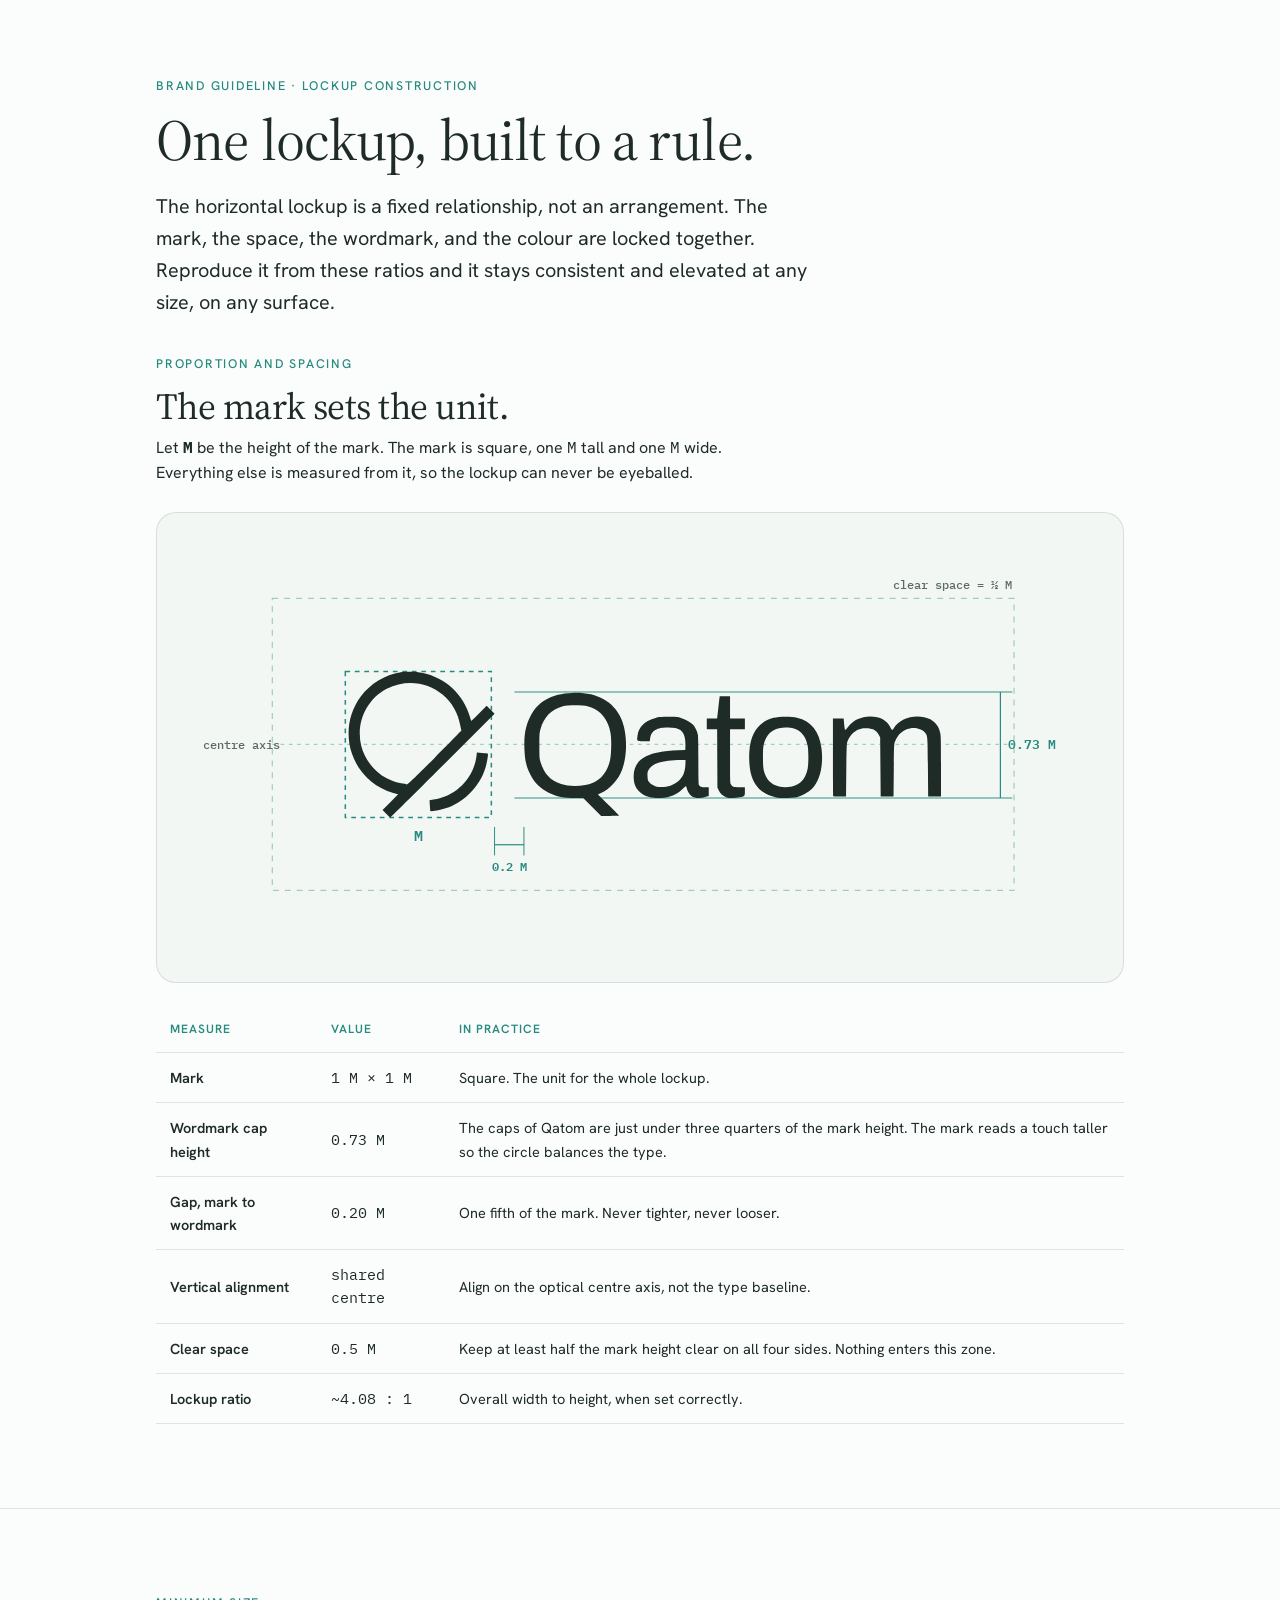
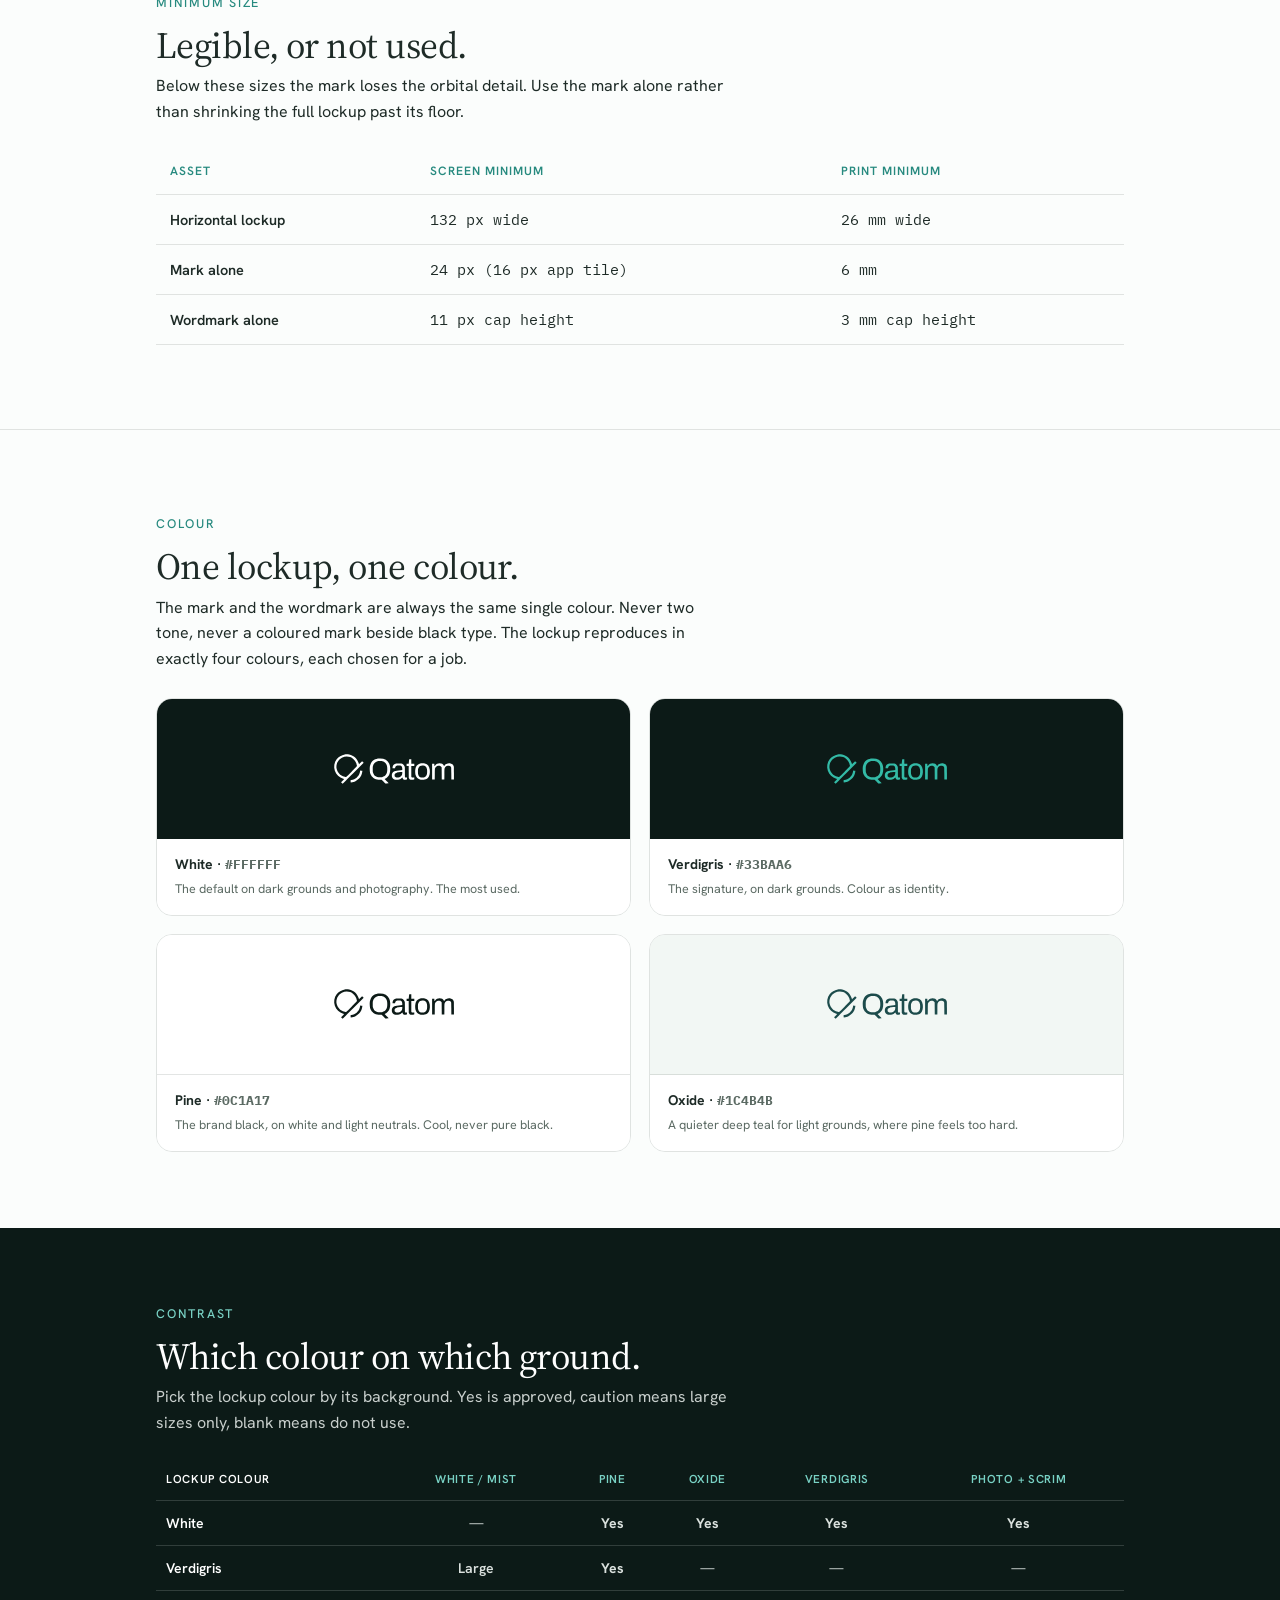
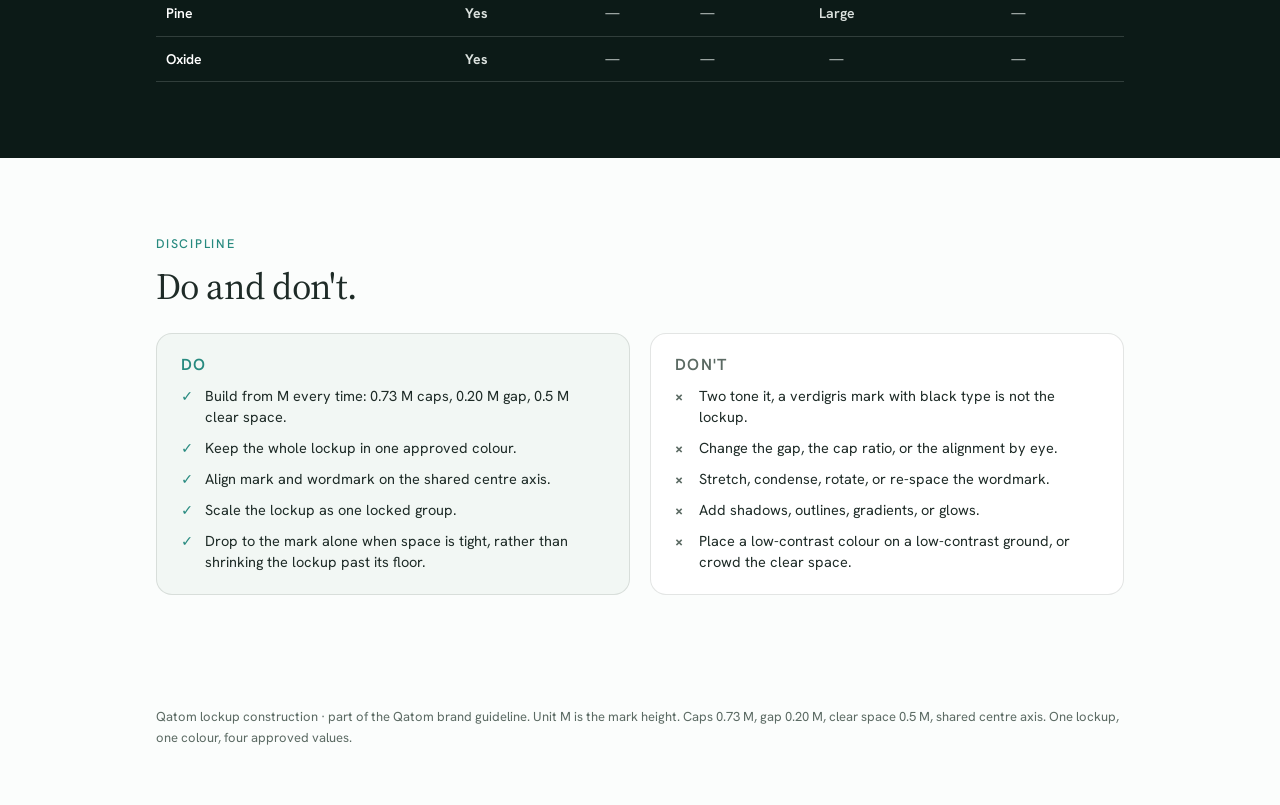
<file: qatom-lockup-construction.html>
<!DOCTYPE html><html lang="en"><head>
<meta charset="utf-8"><meta name="viewport" content="width=device-width, initial-scale=1">
<title>Qatom Lockup Construction</title>
<meta name="description" content="Qatom brand guideline: mark-to-wordmark proportions, spacing, alignment, clear space, minimum sizes, and the one-colour rule.">
<link rel="preconnect" href="https://fonts.googleapis.com"><link rel="preconnect" href="https://fonts.gstatic.com" crossorigin>
<link href="https://fonts.googleapis.com/css2?family=Source+Serif+4:opsz,wght@8..60,400;8..60,500&family=Hanken+Grotesk:wght@400;500;600&family=IBM+Plex+Mono:wght@400;500&display=swap" rel="stylesheet">
<style>
:root{--pine:#0C1A17;--oxide:#1C4B4B;--verd:#33BAA6;--verd-deep:#278A7F;--verd-bright:#79D2C5;
--white:#FFFFFF;--paper:#FBFDFC;--mist:#F2F7F4;--ink:#1E2B27;--ink-soft:#5B6A63;
--line:rgba(30,43,39,0.12);--line-d:rgba(242,247,244,0.16);}
*{box-sizing:border-box;}
body{margin:0;background:var(--paper);color:var(--ink);font-family:"Hanken Grotesk",system-ui,sans-serif;line-height:1.6;}
.wrap{max-width:1080px;margin:0 auto;padding:0 clamp(16px,5vw,56px);}
section{padding:clamp(40px,6vw,76px) 0;}
h1,h2,h3{font-family:"Source Serif 4",Georgia,serif;font-weight:400;letter-spacing:-0.015em;line-height:1.1;margin:0;}
h1{font-size:clamp(2.2rem,5vw,3.6rem);}
h2{font-size:clamp(1.6rem,3vw,2.3rem);margin-bottom:8px;}
h3{font-size:1.15rem;font-weight:500;}
p{margin:0 0 14px;max-width:64ch;}
.eyebrow{font-weight:500;font-size:12.5px;letter-spacing:0.14em;text-transform:uppercase;color:var(--verd-deep);margin:0 0 12px;}
.lead{font-size:clamp(1.02rem,1.6vw,1.24rem);max-width:60ch;}
.mono{font-family:"IBM Plex Mono",monospace;}
.rule{height:1px;background:var(--line);border:0;}
.dark{background:var(--pine);color:var(--mist);}
.dark h2,.dark h3{color:#fff;} .dark .eyebrow{color:var(--verd-bright);} .dark p{color:rgba(242,247,244,0.82);}

.diagbox{margin-top:26px;background:var(--mist);border:1px solid var(--line);border-radius:20px;padding:clamp(22px,4vw,44px);}
.diagram{width:100%;height:auto;display:block;}
.diagram text{font-family:"IBM Plex Mono",monospace;}

.spec{width:100%;border-collapse:collapse;margin-top:24px;font-size:14.5px;}
.spec th,.spec td{text-align:left;padding:13px 14px;border-bottom:1px solid var(--line);}
.spec th{font-weight:600;font-size:12px;letter-spacing:0.08em;text-transform:uppercase;color:var(--verd-deep);}
.spec td:first-child{font-weight:600;}
.spec .mono{color:var(--ink);}

.tiles{display:grid;grid-template-columns:repeat(2,1fr);gap:18px;margin-top:26px;}
.tile{border-radius:16px;overflow:hidden;border:1px solid var(--line);}
.tile .sw{height:140px;display:flex;align-items:center;justify-content:center;}
.tile .lab{padding:14px 18px;background:#fff;}
.tile .lab b{display:block;font-size:14px;color:var(--ink);}
.tile .lab span{font-size:12.5px;color:var(--ink-soft);}
.on-pine{background:var(--pine);color:#fff;} .on-white{background:#fff;color:var(--pine);border-bottom:1px solid var(--line);}
.on-mist{background:var(--mist);color:var(--oxide);border-bottom:1px solid var(--line);} .verd-on-pine{background:var(--pine);color:var(--verd);}

.matrix{width:100%;border-collapse:collapse;margin-top:24px;font-size:14px;}
.matrix th,.matrix td{padding:11px 10px;border-bottom:1px solid var(--line-d);text-align:center;}
.matrix th{font-weight:600;font-size:11.5px;letter-spacing:0.06em;text-transform:uppercase;color:var(--verd-bright);}
.matrix td:first-child,.matrix th:first-child{text-align:left;color:#fff;font-weight:600;}
.matrix td{color:rgba(242,247,244,0.9);}
.y{color:var(--verd-bright);font-weight:700;} .n{color:rgba(242,247,244,0.35);} .c{color:#e7c14b;font-weight:600;}

.dd{display:grid;grid-template-columns:1fr 1fr;gap:20px;margin-top:26px;}
.col{border-radius:16px;padding:22px 24px;border:1px solid var(--line);}
.do{background:var(--mist);} .dont{background:#fff;}
.col h3{font-size:1rem;text-transform:uppercase;letter-spacing:0.08em;font-family:"Hanken Grotesk";font-weight:600;margin-bottom:12px;}
.do h3{color:var(--verd-deep);} .dont h3{color:var(--ink-soft);}
.col ul{margin:0;padding:0;list-style:none;display:grid;gap:10px;}
.col li{font-size:14.5px;color:var(--ink);padding-left:24px;position:relative;line-height:1.45;}
.do li::before{content:"\2713";position:absolute;left:0;color:var(--verd-deep);font-weight:700;}
.dont li::before{content:"\00D7";position:absolute;left:0;color:var(--ink-soft);font-weight:700;}
footer{padding:36px 0 56px;color:var(--ink-soft);font-size:13px;}
@media(max-width:720px){.tiles,.dd{grid-template-columns:1fr;}}
</style></head><body>

<section style="padding-bottom:10px;">
  <div class="wrap">
    <p class="eyebrow">Brand guideline &middot; Lockup construction</p>
    <h1>One lockup, built to a rule.</h1>
    <p class="lead" style="margin-top:20px;">The horizontal lockup is a fixed relationship, not an arrangement. The mark, the space, the wordmark, and the colour are locked together. Reproduce it from these ratios and it stays consistent and elevated at any size, on any surface.</p>
  </div>
</section>

<section style="padding-top:12px;">
  <div class="wrap">
    <p class="eyebrow">Proportion and spacing</p>
    <h2>The mark sets the unit.</h2>
    <p>Let <b class="mono">M</b> be the height of the mark. The mark is square, one <span class="mono">M</span> tall and one <span class="mono">M</span> wide. Everything else is measured from it, so the lockup can never be eyeballed.</p>
    <div class="diagbox"><svg class="diagram" viewBox="-247 -192 1479 642" xmlns="http://www.w3.org/2000/svg" role="img" aria-label="Lockup construction diagram">
  <!-- clear space -->
  <rect x="-126.9" y="-122.3" width="1249.5" height="492.0" fill="none" stroke="rgba(39,138,127,0.4)" stroke-width="2" stroke-dasharray="10 10"/>
  <text x="1118.6" y="-138.3" fill="#5B6A63" font-family="IBM Plex Mono, monospace" font-size="20" font-weight="500" text-anchor="end">clear space = &#189; M</text>
  <!-- mark square -->
  <rect x="-3.9" y="0.7" width="246.0" height="246.0" fill="none" stroke="#278A7F" stroke-width="2.5" stroke-dasharray="8 8"/>
  <text x="119.1" y="286.7" fill="#278A7F" font-family="IBM Plex Mono, monospace" font-size="26" font-weight="600" text-anchor="middle">M</text>
  <!-- centre axis -->
  <line x1="-126.9" y1="123.7" x2="1122.6" y2="123.7" stroke="rgba(39,138,127,0.4)" stroke-width="2" stroke-dasharray="6 8"/>
  <text x="-243" y="130.7" fill="#5B6A63" font-family="IBM Plex Mono, monospace" font-size="20" font-weight="500" text-anchor="start">centre axis</text>
  <!-- cap height guides -->
  <line x1="281.0" y1="35.4" x2="1119.6" y2="35.4" stroke="#278A7F" stroke-width="1.6"/>
  <line x1="281.0" y1="214.0" x2="1119.6" y2="214.0" stroke="#278A7F" stroke-width="1.6"/>
  <line x1="1099.6" y1="35.4" x2="1099.6" y2="214.0" stroke="#278A7F" stroke-width="2"/>
  <text x="1111.6" y="131.7" fill="#278A7F" font-family="IBM Plex Mono, monospace" font-size="22" font-weight="600" text-anchor="start">0.73 M</text>
  <!-- gap dim -->
  <line x1="247.5" y1="262.7" x2="247.5" y2="310.7" stroke="#278A7F" stroke-width="1.6"/>
  <line x1="297.0" y1="262.7" x2="297.0" y2="310.7" stroke="#278A7F" stroke-width="1.6"/>
  <line x1="247.5" y1="292.7" x2="297.0" y2="292.7" stroke="#278A7F" stroke-width="2"/>
  <text x="272.2" y="336.7" fill="#278A7F" font-family="IBM Plex Mono, monospace" font-size="20" font-weight="600" text-anchor="middle">0.2 M</text>
  <!-- artwork -->
  <path d="M64.99,240.41L58.78,234.16L71.92,221.00L85.05,207.85L76.90,205.57C44.73,196.57 17.76,170.89 7.16,139.17C-3.87,106.12 1.71,70.34 22.16,43.10C38.37,21.49 62.61,6.82 89.52,2.32C99.16,0.70 116.54,1.15 126.67,3.28C164.92,11.30 195.34,39.61 205.96,77.08C206.99,80.75 207.97,83.92 208.12,84.13C208.27,84.33 214.19,78.72 221.27,71.64L234.16,58.78L240.84,65.42L247.52,72.06L160.22,159.36C112.20,207.38 72.53,246.67 72.06,246.67C71.59,246.67 68.41,243.85 64.99,240.41ZM139.08,235.09C139.04,234.35 138.76,230.12 138.46,225.69L137.92,217.63L144.56,216.66C177.78,211.81 205.21,187.93 214.45,155.83C215.57,151.94 216.76,146.22 217.09,143.14L217.69,137.53L226.55,138.04C231.43,138.32 235.74,138.84 236.13,139.19C237.16,140.13 234.59,155.22 232.02,163.42C226.97,179.48 218.68,193.05 206.29,205.50C197.36,214.48 189.50,220.22 178.74,225.62C167.76,231.14 157.98,233.87 141.04,236.18C139.79,236.35 139.14,235.99 139.08,235.09ZM191.77,100.03C191.40,99.78 190.63,96.58 190.05,92.92C180.79,34.34 118.43,2.80 65.83,30.09C31.35,47.98 13.47,88.16 22.97,126.38C28.65,149.25 45.68,170.64 66.64,181.24C76.04,185.99 89.40,190.00 95.85,190.00C97.18,190.00 98.75,190.54 99.34,191.20C100.25,192.22 107.52,185.31 146.43,146.44C171.74,121.16 192.14,100.28 191.77,100.03Z" fill="#1E2B27"/>
  <path d="M411.95,229.04L396.82,213.91L385.60,214.09C366.48,214.41 352.73,211.73 338.75,204.97C324.61,198.14 315.11,188.87 308.00,175.00C300.92,161.17 298.49,150.58 297.78,130.42C296.98,107.88 299.56,93.35 307.09,77.92C313.92,63.90 322.26,54.78 334.48,47.94C347.07,40.90 360.02,37.66 378.33,36.95C418.55,35.40 446.87,50.10 460.49,79.58C471.01,102.33 471.88,140.25 462.49,165.99C456.22,183.18 442.17,198.60 425.93,206.13L421.61,208.13L439.55,225.58C449.42,235.17 457.50,243.28 457.50,243.59C457.50,243.91 450.65,244.17 442.29,244.17L427.08,244.17L411.95,229.04ZM509.58,212.63C500.96,210.38 495.97,207.70 490.76,202.53C484.90,196.71 482.49,190.81 481.89,180.83C480.83,163.22 487.83,151.11 503.53,143.36C515.41,137.51 530.79,134.62 556.25,133.48L568.75,132.92L569.01,127.08C569.15,123.88 568.87,118.28 568.38,114.66C566.42,99.99 559.21,95.03 539.83,95.01C528.85,95.00 523.96,96.00 518.24,99.43C512.87,102.64 510.27,106.85 509.50,113.54L508.95,118.33L498.70,118.33C486.67,118.33 487.07,118.70 488.31,108.94C490.23,93.82 500.11,84.14 518.88,79.02C524.34,77.53 527.81,77.23 540.00,77.18C552.87,77.13 555.39,77.35 561.44,79.07C569.06,81.22 576.28,85.18 581.09,89.84C584.93,93.57 588.86,101.31 590.00,107.41C590.48,110.01 590.83,128.29 590.83,150.91C590.83,177.73 591.12,190.56 591.76,191.95C593.07,194.82 595.87,195.83 602.54,195.83L608.33,195.83L608.33,203.18L608.33,210.53L603.54,212.04C593.76,215.13 585.07,214.62 579.08,210.60C575.86,208.43 572.00,201.91 571.22,197.29C570.93,195.57 570.26,194.17 569.74,194.17C569.22,194.17 566.72,196.21 564.19,198.70C558.29,204.51 551.32,208.67 542.92,211.38C533.86,214.31 518.26,214.89 509.58,212.63ZM637.64,212.58C632.18,210.69 627.42,206.20 624.84,200.51L622.92,196.25L622.68,147.29L622.45,98.33L613.72,98.33L605.00,98.33L605.00,89.17L605.00,80.00L613.68,80.00L622.35,80.00L622.83,76.87C623.09,75.16 623.87,68.31 624.57,61.67C625.27,55.02 626.05,47.99 626.30,46.04L626.77,42.50L635.47,42.50L644.17,42.50L644.17,61.25L644.17,80.00L656.67,80.00L669.17,80.00L669.17,89.17L669.17,98.33L656.67,98.33L644.17,98.33L644.17,143.12C644.17,184.10 644.29,188.16 645.63,190.82C647.74,195.04 649.98,195.81 660.21,195.82L669.17,195.83L669.17,202.89C669.17,211.10 669.29,210.96 660.00,212.92C651.97,214.61 643.13,214.47 637.64,212.58ZM722.08,212.99C699.26,208.57 684.90,194.91 679.16,172.16C676.84,162.96 675.82,147.51 676.73,135.37C679.08,104.04 692.18,85.86 717.39,78.98C726.20,76.57 747.38,76.37 756.91,78.61C781.05,84.27 794.70,101.49 798.30,130.81C801.75,158.89 795.53,185.07 782.23,198.57C776.40,204.48 767.03,209.72 757.92,212.15C751.03,213.99 729.81,214.49 722.08,212.99ZM818.08,211.13C817.76,210.82 817.50,181.18 817.50,145.28L817.50,80.00L826.56,80.00L835.62,80.00L836.18,86.88C836.96,96.33 837.52,99.17 838.63,99.13C839.16,99.10 841.08,96.98 842.92,94.41C850.66,83.53 864.92,76.72 880.06,76.68C896.75,76.64 908.90,83.17 914.40,95.15C915.41,97.36 916.68,99.17 917.22,99.17C917.76,99.17 918.98,97.95 919.93,96.46C929.75,81.10 950.63,73.56 971.24,77.93C979.19,79.61 984.92,82.60 989.40,87.39C994.01,92.32 996.23,96.54 998.12,103.94C999.41,108.98 999.57,114.99 999.57,160.42L999.58,211.25L988.75,211.25L977.92,211.25L977.50,161.67C977.04,107.39 977.25,109.63 972.01,103.40C967.35,97.86 956.75,94.99 947.28,96.71C935.55,98.83 927.37,105.92 922.28,118.35C920.45,122.83 920.41,123.73 920.00,167.08L919.58,211.25L908.75,211.25L897.92,211.25L897.50,161.67L897.08,112.08L895.12,108.13C893.01,103.89 888.66,99.57 885.12,98.21C880.58,96.46 873.38,95.79 868.18,96.63C855.45,98.68 846.24,106.84 841.37,120.41C840.79,122.02 840.31,138.63 840.02,167.08L839.58,211.25L829.12,211.48C823.37,211.61 818.40,211.45 818.08,211.13ZM543.68,193.38C553.61,189.91 561.71,182.91 565.58,174.46C567.73,169.76 569.09,162.09 569.14,154.38L569.17,150.00L560.20,150.00C547.67,150.00 531.22,152.08 523.46,154.64C515.58,157.25 509.57,161.60 506.87,166.67C505.15,169.91 504.91,171.33 505.15,177.23C505.36,182.53 505.80,184.56 507.14,186.35C510.06,190.27 514.38,193.22 519.17,194.55C525.29,196.27 537.04,195.71 543.68,193.38ZM748.57,194.61C762.72,191.61 771.06,182.41 774.73,165.75C776.60,157.25 776.61,133.62 774.74,125.14C770.58,106.24 760.50,97.01 742.25,95.35C725.17,93.80 711.05,100.43 705.01,112.81C700.41,122.25 699.63,127.01 699.63,145.42C699.63,163.30 700.37,168.12 704.56,177.27C711.26,191.90 728.77,198.80 748.57,194.61ZM400.29,191.99C417.96,188.64 429.69,179.91 437.10,164.56C441.92,154.60 443.45,146.66 443.93,129.17C444.39,112.13 443.31,102.88 439.61,92.27C433.79,75.52 421.68,64.31 404.17,59.44C396.44,57.29 370.35,57.26 362.50,59.38C343.09,64.64 330.52,77.52 324.84,97.97C323.18,103.97 323.00,106.53 322.99,125.42C322.97,144.40 323.13,146.83 324.81,152.82C330.35,172.57 341.63,184.79 359.58,190.49C370.68,194.02 386.49,194.60 400.29,191.99Z" fill="#1E2B27"/>
</svg></div>
    <table class="spec">
      <thead><tr><th>Measure</th><th>Value</th><th>In practice</th></tr></thead>
      <tbody>
        <tr><td>Mark</td><td class="mono">1 M &times; 1 M</td><td>Square. The unit for the whole lockup.</td></tr>
        <tr><td>Wordmark cap height</td><td class="mono">0.73 M</td><td>The caps of Qatom are just under three quarters of the mark height. The mark reads a touch taller so the circle balances the type.</td></tr>
        <tr><td>Gap, mark to wordmark</td><td class="mono">0.20 M</td><td>One fifth of the mark. Never tighter, never looser.</td></tr>
        <tr><td>Vertical alignment</td><td class="mono">shared centre</td><td>Align on the optical centre axis, not the type baseline.</td></tr>
        <tr><td>Clear space</td><td class="mono">0.5 M</td><td>Keep at least half the mark height clear on all four sides. Nothing enters this zone.</td></tr>
        <tr><td>Lockup ratio</td><td class="mono">~4.08 : 1</td><td>Overall width to height, when set correctly.</td></tr>
      </tbody>
    </table>
  </div>
</section>

<hr class="rule">

<section>
  <div class="wrap">
    <p class="eyebrow">Minimum size</p>
    <h2>Legible, or not used.</h2>
    <p>Below these sizes the mark loses the orbital detail. Use the mark alone rather than shrinking the full lockup past its floor.</p>
    <table class="spec">
      <thead><tr><th>Asset</th><th>Screen minimum</th><th>Print minimum</th></tr></thead>
      <tbody>
        <tr><td>Horizontal lockup</td><td class="mono">132 px wide</td><td class="mono">26 mm wide</td></tr>
        <tr><td>Mark alone</td><td class="mono">24 px (16 px app tile)</td><td class="mono">6 mm</td></tr>
        <tr><td>Wordmark alone</td><td class="mono">11 px cap height</td><td class="mono">3 mm cap height</td></tr>
      </tbody>
    </table>
  </div>
</section>

<hr class="rule">

<section>
  <div class="wrap">
    <p class="eyebrow">Colour</p>
    <h2>One lockup, one colour.</h2>
    <p>The mark and the wordmark are always the same single colour. Never two tone, never a coloured mark beside black type. The lockup reproduces in exactly four colours, each chosen for a job.</p>
    <div class="tiles">
      <div class="tile"><div class="sw on-pine"><svg style="height:30px;width:122px" viewBox="-6 -1 1012 250" aria-hidden="true"><path d="M64.99,240.41L58.78,234.16L71.92,221.00L85.05,207.85L76.90,205.57C44.73,196.57 17.76,170.89 7.16,139.17C-3.87,106.12 1.71,70.34 22.16,43.10C38.37,21.49 62.61,6.82 89.52,2.32C99.16,0.70 116.54,1.15 126.67,3.28C164.92,11.30 195.34,39.61 205.96,77.08C206.99,80.75 207.97,83.92 208.12,84.13C208.27,84.33 214.19,78.72 221.27,71.64L234.16,58.78L240.84,65.42L247.52,72.06L160.22,159.36C112.20,207.38 72.53,246.67 72.06,246.67C71.59,246.67 68.41,243.85 64.99,240.41ZM139.08,235.09C139.04,234.35 138.76,230.12 138.46,225.69L137.92,217.63L144.56,216.66C177.78,211.81 205.21,187.93 214.45,155.83C215.57,151.94 216.76,146.22 217.09,143.14L217.69,137.53L226.55,138.04C231.43,138.32 235.74,138.84 236.13,139.19C237.16,140.13 234.59,155.22 232.02,163.42C226.97,179.48 218.68,193.05 206.29,205.50C197.36,214.48 189.50,220.22 178.74,225.62C167.76,231.14 157.98,233.87 141.04,236.18C139.79,236.35 139.14,235.99 139.08,235.09ZM191.77,100.03C191.40,99.78 190.63,96.58 190.05,92.92C180.79,34.34 118.43,2.80 65.83,30.09C31.35,47.98 13.47,88.16 22.97,126.38C28.65,149.25 45.68,170.64 66.64,181.24C76.04,185.99 89.40,190.00 95.85,190.00C97.18,190.00 98.75,190.54 99.34,191.20C100.25,192.22 107.52,185.31 146.43,146.44C171.74,121.16 192.14,100.28 191.77,100.03Z" fill="currentColor"/><path d="M411.95,229.04L396.82,213.91L385.60,214.09C366.48,214.41 352.73,211.73 338.75,204.97C324.61,198.14 315.11,188.87 308.00,175.00C300.92,161.17 298.49,150.58 297.78,130.42C296.98,107.88 299.56,93.35 307.09,77.92C313.92,63.90 322.26,54.78 334.48,47.94C347.07,40.90 360.02,37.66 378.33,36.95C418.55,35.40 446.87,50.10 460.49,79.58C471.01,102.33 471.88,140.25 462.49,165.99C456.22,183.18 442.17,198.60 425.93,206.13L421.61,208.13L439.55,225.58C449.42,235.17 457.50,243.28 457.50,243.59C457.50,243.91 450.65,244.17 442.29,244.17L427.08,244.17L411.95,229.04ZM509.58,212.63C500.96,210.38 495.97,207.70 490.76,202.53C484.90,196.71 482.49,190.81 481.89,180.83C480.83,163.22 487.83,151.11 503.53,143.36C515.41,137.51 530.79,134.62 556.25,133.48L568.75,132.92L569.01,127.08C569.15,123.88 568.87,118.28 568.38,114.66C566.42,99.99 559.21,95.03 539.83,95.01C528.85,95.00 523.96,96.00 518.24,99.43C512.87,102.64 510.27,106.85 509.50,113.54L508.95,118.33L498.70,118.33C486.67,118.33 487.07,118.70 488.31,108.94C490.23,93.82 500.11,84.14 518.88,79.02C524.34,77.53 527.81,77.23 540.00,77.18C552.87,77.13 555.39,77.35 561.44,79.07C569.06,81.22 576.28,85.18 581.09,89.84C584.93,93.57 588.86,101.31 590.00,107.41C590.48,110.01 590.83,128.29 590.83,150.91C590.83,177.73 591.12,190.56 591.76,191.95C593.07,194.82 595.87,195.83 602.54,195.83L608.33,195.83L608.33,203.18L608.33,210.53L603.54,212.04C593.76,215.13 585.07,214.62 579.08,210.60C575.86,208.43 572.00,201.91 571.22,197.29C570.93,195.57 570.26,194.17 569.74,194.17C569.22,194.17 566.72,196.21 564.19,198.70C558.29,204.51 551.32,208.67 542.92,211.38C533.86,214.31 518.26,214.89 509.58,212.63ZM637.64,212.58C632.18,210.69 627.42,206.20 624.84,200.51L622.92,196.25L622.68,147.29L622.45,98.33L613.72,98.33L605.00,98.33L605.00,89.17L605.00,80.00L613.68,80.00L622.35,80.00L622.83,76.87C623.09,75.16 623.87,68.31 624.57,61.67C625.27,55.02 626.05,47.99 626.30,46.04L626.77,42.50L635.47,42.50L644.17,42.50L644.17,61.25L644.17,80.00L656.67,80.00L669.17,80.00L669.17,89.17L669.17,98.33L656.67,98.33L644.17,98.33L644.17,143.12C644.17,184.10 644.29,188.16 645.63,190.82C647.74,195.04 649.98,195.81 660.21,195.82L669.17,195.83L669.17,202.89C669.17,211.10 669.29,210.96 660.00,212.92C651.97,214.61 643.13,214.47 637.64,212.58ZM722.08,212.99C699.26,208.57 684.90,194.91 679.16,172.16C676.84,162.96 675.82,147.51 676.73,135.37C679.08,104.04 692.18,85.86 717.39,78.98C726.20,76.57 747.38,76.37 756.91,78.61C781.05,84.27 794.70,101.49 798.30,130.81C801.75,158.89 795.53,185.07 782.23,198.57C776.40,204.48 767.03,209.72 757.92,212.15C751.03,213.99 729.81,214.49 722.08,212.99ZM818.08,211.13C817.76,210.82 817.50,181.18 817.50,145.28L817.50,80.00L826.56,80.00L835.62,80.00L836.18,86.88C836.96,96.33 837.52,99.17 838.63,99.13C839.16,99.10 841.08,96.98 842.92,94.41C850.66,83.53 864.92,76.72 880.06,76.68C896.75,76.64 908.90,83.17 914.40,95.15C915.41,97.36 916.68,99.17 917.22,99.17C917.76,99.17 918.98,97.95 919.93,96.46C929.75,81.10 950.63,73.56 971.24,77.93C979.19,79.61 984.92,82.60 989.40,87.39C994.01,92.32 996.23,96.54 998.12,103.94C999.41,108.98 999.57,114.99 999.57,160.42L999.58,211.25L988.75,211.25L977.92,211.25L977.50,161.67C977.04,107.39 977.25,109.63 972.01,103.40C967.35,97.86 956.75,94.99 947.28,96.71C935.55,98.83 927.37,105.92 922.28,118.35C920.45,122.83 920.41,123.73 920.00,167.08L919.58,211.25L908.75,211.25L897.92,211.25L897.50,161.67L897.08,112.08L895.12,108.13C893.01,103.89 888.66,99.57 885.12,98.21C880.58,96.46 873.38,95.79 868.18,96.63C855.45,98.68 846.24,106.84 841.37,120.41C840.79,122.02 840.31,138.63 840.02,167.08L839.58,211.25L829.12,211.48C823.37,211.61 818.40,211.45 818.08,211.13ZM543.68,193.38C553.61,189.91 561.71,182.91 565.58,174.46C567.73,169.76 569.09,162.09 569.14,154.38L569.17,150.00L560.20,150.00C547.67,150.00 531.22,152.08 523.46,154.64C515.58,157.25 509.57,161.60 506.87,166.67C505.15,169.91 504.91,171.33 505.15,177.23C505.36,182.53 505.80,184.56 507.14,186.35C510.06,190.27 514.38,193.22 519.17,194.55C525.29,196.27 537.04,195.71 543.68,193.38ZM748.57,194.61C762.72,191.61 771.06,182.41 774.73,165.75C776.60,157.25 776.61,133.62 774.74,125.14C770.58,106.24 760.50,97.01 742.25,95.35C725.17,93.80 711.05,100.43 705.01,112.81C700.41,122.25 699.63,127.01 699.63,145.42C699.63,163.30 700.37,168.12 704.56,177.27C711.26,191.90 728.77,198.80 748.57,194.61ZM400.29,191.99C417.96,188.64 429.69,179.91 437.10,164.56C441.92,154.60 443.45,146.66 443.93,129.17C444.39,112.13 443.31,102.88 439.61,92.27C433.79,75.52 421.68,64.31 404.17,59.44C396.44,57.29 370.35,57.26 362.50,59.38C343.09,64.64 330.52,77.52 324.84,97.97C323.18,103.97 323.00,106.53 322.99,125.42C322.97,144.40 323.13,146.83 324.81,152.82C330.35,172.57 341.63,184.79 359.58,190.49C370.68,194.02 386.49,194.60 400.29,191.99Z" fill="currentColor"/></svg></div><div class="lab"><b>White &middot; <span class="mono">#FFFFFF</span></b><span>The default on dark grounds and photography. The most used.</span></div></div>
      <div class="tile"><div class="sw verd-on-pine"><svg style="height:30px;width:122px" viewBox="-6 -1 1012 250" aria-hidden="true"><path d="M64.99,240.41L58.78,234.16L71.92,221.00L85.05,207.85L76.90,205.57C44.73,196.57 17.76,170.89 7.16,139.17C-3.87,106.12 1.71,70.34 22.16,43.10C38.37,21.49 62.61,6.82 89.52,2.32C99.16,0.70 116.54,1.15 126.67,3.28C164.92,11.30 195.34,39.61 205.96,77.08C206.99,80.75 207.97,83.92 208.12,84.13C208.27,84.33 214.19,78.72 221.27,71.64L234.16,58.78L240.84,65.42L247.52,72.06L160.22,159.36C112.20,207.38 72.53,246.67 72.06,246.67C71.59,246.67 68.41,243.85 64.99,240.41ZM139.08,235.09C139.04,234.35 138.76,230.12 138.46,225.69L137.92,217.63L144.56,216.66C177.78,211.81 205.21,187.93 214.45,155.83C215.57,151.94 216.76,146.22 217.09,143.14L217.69,137.53L226.55,138.04C231.43,138.32 235.74,138.84 236.13,139.19C237.16,140.13 234.59,155.22 232.02,163.42C226.97,179.48 218.68,193.05 206.29,205.50C197.36,214.48 189.50,220.22 178.74,225.62C167.76,231.14 157.98,233.87 141.04,236.18C139.79,236.35 139.14,235.99 139.08,235.09ZM191.77,100.03C191.40,99.78 190.63,96.58 190.05,92.92C180.79,34.34 118.43,2.80 65.83,30.09C31.35,47.98 13.47,88.16 22.97,126.38C28.65,149.25 45.68,170.64 66.64,181.24C76.04,185.99 89.40,190.00 95.85,190.00C97.18,190.00 98.75,190.54 99.34,191.20C100.25,192.22 107.52,185.31 146.43,146.44C171.74,121.16 192.14,100.28 191.77,100.03Z" fill="currentColor"/><path d="M411.95,229.04L396.82,213.91L385.60,214.09C366.48,214.41 352.73,211.73 338.75,204.97C324.61,198.14 315.11,188.87 308.00,175.00C300.92,161.17 298.49,150.58 297.78,130.42C296.98,107.88 299.56,93.35 307.09,77.92C313.92,63.90 322.26,54.78 334.48,47.94C347.07,40.90 360.02,37.66 378.33,36.95C418.55,35.40 446.87,50.10 460.49,79.58C471.01,102.33 471.88,140.25 462.49,165.99C456.22,183.18 442.17,198.60 425.93,206.13L421.61,208.13L439.55,225.58C449.42,235.17 457.50,243.28 457.50,243.59C457.50,243.91 450.65,244.17 442.29,244.17L427.08,244.17L411.95,229.04ZM509.58,212.63C500.96,210.38 495.97,207.70 490.76,202.53C484.90,196.71 482.49,190.81 481.89,180.83C480.83,163.22 487.83,151.11 503.53,143.36C515.41,137.51 530.79,134.62 556.25,133.48L568.75,132.92L569.01,127.08C569.15,123.88 568.87,118.28 568.38,114.66C566.42,99.99 559.21,95.03 539.83,95.01C528.85,95.00 523.96,96.00 518.24,99.43C512.87,102.64 510.27,106.85 509.50,113.54L508.95,118.33L498.70,118.33C486.67,118.33 487.07,118.70 488.31,108.94C490.23,93.82 500.11,84.14 518.88,79.02C524.34,77.53 527.81,77.23 540.00,77.18C552.87,77.13 555.39,77.35 561.44,79.07C569.06,81.22 576.28,85.18 581.09,89.84C584.93,93.57 588.86,101.31 590.00,107.41C590.48,110.01 590.83,128.29 590.83,150.91C590.83,177.73 591.12,190.56 591.76,191.95C593.07,194.82 595.87,195.83 602.54,195.83L608.33,195.83L608.33,203.18L608.33,210.53L603.54,212.04C593.76,215.13 585.07,214.62 579.08,210.60C575.86,208.43 572.00,201.91 571.22,197.29C570.93,195.57 570.26,194.17 569.74,194.17C569.22,194.17 566.72,196.21 564.19,198.70C558.29,204.51 551.32,208.67 542.92,211.38C533.86,214.31 518.26,214.89 509.58,212.63ZM637.64,212.58C632.18,210.69 627.42,206.20 624.84,200.51L622.92,196.25L622.68,147.29L622.45,98.33L613.72,98.33L605.00,98.33L605.00,89.17L605.00,80.00L613.68,80.00L622.35,80.00L622.83,76.87C623.09,75.16 623.87,68.31 624.57,61.67C625.27,55.02 626.05,47.99 626.30,46.04L626.77,42.50L635.47,42.50L644.17,42.50L644.17,61.25L644.17,80.00L656.67,80.00L669.17,80.00L669.17,89.17L669.17,98.33L656.67,98.33L644.17,98.33L644.17,143.12C644.17,184.10 644.29,188.16 645.63,190.82C647.74,195.04 649.98,195.81 660.21,195.82L669.17,195.83L669.17,202.89C669.17,211.10 669.29,210.96 660.00,212.92C651.97,214.61 643.13,214.47 637.64,212.58ZM722.08,212.99C699.26,208.57 684.90,194.91 679.16,172.16C676.84,162.96 675.82,147.51 676.73,135.37C679.08,104.04 692.18,85.86 717.39,78.98C726.20,76.57 747.38,76.37 756.91,78.61C781.05,84.27 794.70,101.49 798.30,130.81C801.75,158.89 795.53,185.07 782.23,198.57C776.40,204.48 767.03,209.72 757.92,212.15C751.03,213.99 729.81,214.49 722.08,212.99ZM818.08,211.13C817.76,210.82 817.50,181.18 817.50,145.28L817.50,80.00L826.56,80.00L835.62,80.00L836.18,86.88C836.96,96.33 837.52,99.17 838.63,99.13C839.16,99.10 841.08,96.98 842.92,94.41C850.66,83.53 864.92,76.72 880.06,76.68C896.75,76.64 908.90,83.17 914.40,95.15C915.41,97.36 916.68,99.17 917.22,99.17C917.76,99.17 918.98,97.95 919.93,96.46C929.75,81.10 950.63,73.56 971.24,77.93C979.19,79.61 984.92,82.60 989.40,87.39C994.01,92.32 996.23,96.54 998.12,103.94C999.41,108.98 999.57,114.99 999.57,160.42L999.58,211.25L988.75,211.25L977.92,211.25L977.50,161.67C977.04,107.39 977.25,109.63 972.01,103.40C967.35,97.86 956.75,94.99 947.28,96.71C935.55,98.83 927.37,105.92 922.28,118.35C920.45,122.83 920.41,123.73 920.00,167.08L919.58,211.25L908.75,211.25L897.92,211.25L897.50,161.67L897.08,112.08L895.12,108.13C893.01,103.89 888.66,99.57 885.12,98.21C880.58,96.46 873.38,95.79 868.18,96.63C855.45,98.68 846.24,106.84 841.37,120.41C840.79,122.02 840.31,138.63 840.02,167.08L839.58,211.25L829.12,211.48C823.37,211.61 818.40,211.45 818.08,211.13ZM543.68,193.38C553.61,189.91 561.71,182.91 565.58,174.46C567.73,169.76 569.09,162.09 569.14,154.38L569.17,150.00L560.20,150.00C547.67,150.00 531.22,152.08 523.46,154.64C515.58,157.25 509.57,161.60 506.87,166.67C505.15,169.91 504.91,171.33 505.15,177.23C505.36,182.53 505.80,184.56 507.14,186.35C510.06,190.27 514.38,193.22 519.17,194.55C525.29,196.27 537.04,195.71 543.68,193.38ZM748.57,194.61C762.72,191.61 771.06,182.41 774.73,165.75C776.60,157.25 776.61,133.62 774.74,125.14C770.58,106.24 760.50,97.01 742.25,95.35C725.17,93.80 711.05,100.43 705.01,112.81C700.41,122.25 699.63,127.01 699.63,145.42C699.63,163.30 700.37,168.12 704.56,177.27C711.26,191.90 728.77,198.80 748.57,194.61ZM400.29,191.99C417.96,188.64 429.69,179.91 437.10,164.56C441.92,154.60 443.45,146.66 443.93,129.17C444.39,112.13 443.31,102.88 439.61,92.27C433.79,75.52 421.68,64.31 404.17,59.44C396.44,57.29 370.35,57.26 362.50,59.38C343.09,64.64 330.52,77.52 324.84,97.97C323.18,103.97 323.00,106.53 322.99,125.42C322.97,144.40 323.13,146.83 324.81,152.82C330.35,172.57 341.63,184.79 359.58,190.49C370.68,194.02 386.49,194.60 400.29,191.99Z" fill="currentColor"/></svg></div><div class="lab"><b>Verdigris &middot; <span class="mono">#33BAA6</span></b><span>The signature, on dark grounds. Colour as identity.</span></div></div>
      <div class="tile"><div class="sw on-white"><svg style="height:30px;width:122px" viewBox="-6 -1 1012 250" aria-hidden="true"><path d="M64.99,240.41L58.78,234.16L71.92,221.00L85.05,207.85L76.90,205.57C44.73,196.57 17.76,170.89 7.16,139.17C-3.87,106.12 1.71,70.34 22.16,43.10C38.37,21.49 62.61,6.82 89.52,2.32C99.16,0.70 116.54,1.15 126.67,3.28C164.92,11.30 195.34,39.61 205.96,77.08C206.99,80.75 207.97,83.92 208.12,84.13C208.27,84.33 214.19,78.72 221.27,71.64L234.16,58.78L240.84,65.42L247.52,72.06L160.22,159.36C112.20,207.38 72.53,246.67 72.06,246.67C71.59,246.67 68.41,243.85 64.99,240.41ZM139.08,235.09C139.04,234.35 138.76,230.12 138.46,225.69L137.92,217.63L144.56,216.66C177.78,211.81 205.21,187.93 214.45,155.83C215.57,151.94 216.76,146.22 217.09,143.14L217.69,137.53L226.55,138.04C231.43,138.32 235.74,138.84 236.13,139.19C237.16,140.13 234.59,155.22 232.02,163.42C226.97,179.48 218.68,193.05 206.29,205.50C197.36,214.48 189.50,220.22 178.74,225.62C167.76,231.14 157.98,233.87 141.04,236.18C139.79,236.35 139.14,235.99 139.08,235.09ZM191.77,100.03C191.40,99.78 190.63,96.58 190.05,92.92C180.79,34.34 118.43,2.80 65.83,30.09C31.35,47.98 13.47,88.16 22.97,126.38C28.65,149.25 45.68,170.64 66.64,181.24C76.04,185.99 89.40,190.00 95.85,190.00C97.18,190.00 98.75,190.54 99.34,191.20C100.25,192.22 107.52,185.31 146.43,146.44C171.74,121.16 192.14,100.28 191.77,100.03Z" fill="currentColor"/><path d="M411.95,229.04L396.82,213.91L385.60,214.09C366.48,214.41 352.73,211.73 338.75,204.97C324.61,198.14 315.11,188.87 308.00,175.00C300.92,161.17 298.49,150.58 297.78,130.42C296.98,107.88 299.56,93.35 307.09,77.92C313.92,63.90 322.26,54.78 334.48,47.94C347.07,40.90 360.02,37.66 378.33,36.95C418.55,35.40 446.87,50.10 460.49,79.58C471.01,102.33 471.88,140.25 462.49,165.99C456.22,183.18 442.17,198.60 425.93,206.13L421.61,208.13L439.55,225.58C449.42,235.17 457.50,243.28 457.50,243.59C457.50,243.91 450.65,244.17 442.29,244.17L427.08,244.17L411.95,229.04ZM509.58,212.63C500.96,210.38 495.97,207.70 490.76,202.53C484.90,196.71 482.49,190.81 481.89,180.83C480.83,163.22 487.83,151.11 503.53,143.36C515.41,137.51 530.79,134.62 556.25,133.48L568.75,132.92L569.01,127.08C569.15,123.88 568.87,118.28 568.38,114.66C566.42,99.99 559.21,95.03 539.83,95.01C528.85,95.00 523.96,96.00 518.24,99.43C512.87,102.64 510.27,106.85 509.50,113.54L508.95,118.33L498.70,118.33C486.67,118.33 487.07,118.70 488.31,108.94C490.23,93.82 500.11,84.14 518.88,79.02C524.34,77.53 527.81,77.23 540.00,77.18C552.87,77.13 555.39,77.35 561.44,79.07C569.06,81.22 576.28,85.18 581.09,89.84C584.93,93.57 588.86,101.31 590.00,107.41C590.48,110.01 590.83,128.29 590.83,150.91C590.83,177.73 591.12,190.56 591.76,191.95C593.07,194.82 595.87,195.83 602.54,195.83L608.33,195.83L608.33,203.18L608.33,210.53L603.54,212.04C593.76,215.13 585.07,214.62 579.08,210.60C575.86,208.43 572.00,201.91 571.22,197.29C570.93,195.57 570.26,194.17 569.74,194.17C569.22,194.17 566.72,196.21 564.19,198.70C558.29,204.51 551.32,208.67 542.92,211.38C533.86,214.31 518.26,214.89 509.58,212.63ZM637.64,212.58C632.18,210.69 627.42,206.20 624.84,200.51L622.92,196.25L622.68,147.29L622.45,98.33L613.72,98.33L605.00,98.33L605.00,89.17L605.00,80.00L613.68,80.00L622.35,80.00L622.83,76.87C623.09,75.16 623.87,68.31 624.57,61.67C625.27,55.02 626.05,47.99 626.30,46.04L626.77,42.50L635.47,42.50L644.17,42.50L644.17,61.25L644.17,80.00L656.67,80.00L669.17,80.00L669.17,89.17L669.17,98.33L656.67,98.33L644.17,98.33L644.17,143.12C644.17,184.10 644.29,188.16 645.63,190.82C647.74,195.04 649.98,195.81 660.21,195.82L669.17,195.83L669.17,202.89C669.17,211.10 669.29,210.96 660.00,212.92C651.97,214.61 643.13,214.47 637.64,212.58ZM722.08,212.99C699.26,208.57 684.90,194.91 679.16,172.16C676.84,162.96 675.82,147.51 676.73,135.37C679.08,104.04 692.18,85.86 717.39,78.98C726.20,76.57 747.38,76.37 756.91,78.61C781.05,84.27 794.70,101.49 798.30,130.81C801.75,158.89 795.53,185.07 782.23,198.57C776.40,204.48 767.03,209.72 757.92,212.15C751.03,213.99 729.81,214.49 722.08,212.99ZM818.08,211.13C817.76,210.82 817.50,181.18 817.50,145.28L817.50,80.00L826.56,80.00L835.62,80.00L836.18,86.88C836.96,96.33 837.52,99.17 838.63,99.13C839.16,99.10 841.08,96.98 842.92,94.41C850.66,83.53 864.92,76.72 880.06,76.68C896.75,76.64 908.90,83.17 914.40,95.15C915.41,97.36 916.68,99.17 917.22,99.17C917.76,99.17 918.98,97.95 919.93,96.46C929.75,81.10 950.63,73.56 971.24,77.93C979.19,79.61 984.92,82.60 989.40,87.39C994.01,92.32 996.23,96.54 998.12,103.94C999.41,108.98 999.57,114.99 999.57,160.42L999.58,211.25L988.75,211.25L977.92,211.25L977.50,161.67C977.04,107.39 977.25,109.63 972.01,103.40C967.35,97.86 956.75,94.99 947.28,96.71C935.55,98.83 927.37,105.92 922.28,118.35C920.45,122.83 920.41,123.73 920.00,167.08L919.58,211.25L908.75,211.25L897.92,211.25L897.50,161.67L897.08,112.08L895.12,108.13C893.01,103.89 888.66,99.57 885.12,98.21C880.58,96.46 873.38,95.79 868.18,96.63C855.45,98.68 846.24,106.84 841.37,120.41C840.79,122.02 840.31,138.63 840.02,167.08L839.58,211.25L829.12,211.48C823.37,211.61 818.40,211.45 818.08,211.13ZM543.68,193.38C553.61,189.91 561.71,182.91 565.58,174.46C567.73,169.76 569.09,162.09 569.14,154.38L569.17,150.00L560.20,150.00C547.67,150.00 531.22,152.08 523.46,154.64C515.58,157.25 509.57,161.60 506.87,166.67C505.15,169.91 504.91,171.33 505.15,177.23C505.36,182.53 505.80,184.56 507.14,186.35C510.06,190.27 514.38,193.22 519.17,194.55C525.29,196.27 537.04,195.71 543.68,193.38ZM748.57,194.61C762.72,191.61 771.06,182.41 774.73,165.75C776.60,157.25 776.61,133.62 774.74,125.14C770.58,106.24 760.50,97.01 742.25,95.35C725.17,93.80 711.05,100.43 705.01,112.81C700.41,122.25 699.63,127.01 699.63,145.42C699.63,163.30 700.37,168.12 704.56,177.27C711.26,191.90 728.77,198.80 748.57,194.61ZM400.29,191.99C417.96,188.64 429.69,179.91 437.10,164.56C441.92,154.60 443.45,146.66 443.93,129.17C444.39,112.13 443.31,102.88 439.61,92.27C433.79,75.52 421.68,64.31 404.17,59.44C396.44,57.29 370.35,57.26 362.50,59.38C343.09,64.64 330.52,77.52 324.84,97.97C323.18,103.97 323.00,106.53 322.99,125.42C322.97,144.40 323.13,146.83 324.81,152.82C330.35,172.57 341.63,184.79 359.58,190.49C370.68,194.02 386.49,194.60 400.29,191.99Z" fill="currentColor"/></svg></div><div class="lab"><b>Pine &middot; <span class="mono">#0C1A17</span></b><span>The brand black, on white and light neutrals. Cool, never pure black.</span></div></div>
      <div class="tile"><div class="sw on-mist"><svg style="height:30px;width:122px" viewBox="-6 -1 1012 250" aria-hidden="true"><path d="M64.99,240.41L58.78,234.16L71.92,221.00L85.05,207.85L76.90,205.57C44.73,196.57 17.76,170.89 7.16,139.17C-3.87,106.12 1.71,70.34 22.16,43.10C38.37,21.49 62.61,6.82 89.52,2.32C99.16,0.70 116.54,1.15 126.67,3.28C164.92,11.30 195.34,39.61 205.96,77.08C206.99,80.75 207.97,83.92 208.12,84.13C208.27,84.33 214.19,78.72 221.27,71.64L234.16,58.78L240.84,65.42L247.52,72.06L160.22,159.36C112.20,207.38 72.53,246.67 72.06,246.67C71.59,246.67 68.41,243.85 64.99,240.41ZM139.08,235.09C139.04,234.35 138.76,230.12 138.46,225.69L137.92,217.63L144.56,216.66C177.78,211.81 205.21,187.93 214.45,155.83C215.57,151.94 216.76,146.22 217.09,143.14L217.69,137.53L226.55,138.04C231.43,138.32 235.74,138.84 236.13,139.19C237.16,140.13 234.59,155.22 232.02,163.42C226.97,179.48 218.68,193.05 206.29,205.50C197.36,214.48 189.50,220.22 178.74,225.62C167.76,231.14 157.98,233.87 141.04,236.18C139.79,236.35 139.14,235.99 139.08,235.09ZM191.77,100.03C191.40,99.78 190.63,96.58 190.05,92.92C180.79,34.34 118.43,2.80 65.83,30.09C31.35,47.98 13.47,88.16 22.97,126.38C28.65,149.25 45.68,170.64 66.64,181.24C76.04,185.99 89.40,190.00 95.85,190.00C97.18,190.00 98.75,190.54 99.34,191.20C100.25,192.22 107.52,185.31 146.43,146.44C171.74,121.16 192.14,100.28 191.77,100.03Z" fill="currentColor"/><path d="M411.95,229.04L396.82,213.91L385.60,214.09C366.48,214.41 352.73,211.73 338.75,204.97C324.61,198.14 315.11,188.87 308.00,175.00C300.92,161.17 298.49,150.58 297.78,130.42C296.98,107.88 299.56,93.35 307.09,77.92C313.92,63.90 322.26,54.78 334.48,47.94C347.07,40.90 360.02,37.66 378.33,36.95C418.55,35.40 446.87,50.10 460.49,79.58C471.01,102.33 471.88,140.25 462.49,165.99C456.22,183.18 442.17,198.60 425.93,206.13L421.61,208.13L439.55,225.58C449.42,235.17 457.50,243.28 457.50,243.59C457.50,243.91 450.65,244.17 442.29,244.17L427.08,244.17L411.95,229.04ZM509.58,212.63C500.96,210.38 495.97,207.70 490.76,202.53C484.90,196.71 482.49,190.81 481.89,180.83C480.83,163.22 487.83,151.11 503.53,143.36C515.41,137.51 530.79,134.62 556.25,133.48L568.75,132.92L569.01,127.08C569.15,123.88 568.87,118.28 568.38,114.66C566.42,99.99 559.21,95.03 539.83,95.01C528.85,95.00 523.96,96.00 518.24,99.43C512.87,102.64 510.27,106.85 509.50,113.54L508.95,118.33L498.70,118.33C486.67,118.33 487.07,118.70 488.31,108.94C490.23,93.82 500.11,84.14 518.88,79.02C524.34,77.53 527.81,77.23 540.00,77.18C552.87,77.13 555.39,77.35 561.44,79.07C569.06,81.22 576.28,85.18 581.09,89.84C584.93,93.57 588.86,101.31 590.00,107.41C590.48,110.01 590.83,128.29 590.83,150.91C590.83,177.73 591.12,190.56 591.76,191.95C593.07,194.82 595.87,195.83 602.54,195.83L608.33,195.83L608.33,203.18L608.33,210.53L603.54,212.04C593.76,215.13 585.07,214.62 579.08,210.60C575.86,208.43 572.00,201.91 571.22,197.29C570.93,195.57 570.26,194.17 569.74,194.17C569.22,194.17 566.72,196.21 564.19,198.70C558.29,204.51 551.32,208.67 542.92,211.38C533.86,214.31 518.26,214.89 509.58,212.63ZM637.64,212.58C632.18,210.69 627.42,206.20 624.84,200.51L622.92,196.25L622.68,147.29L622.45,98.33L613.72,98.33L605.00,98.33L605.00,89.17L605.00,80.00L613.68,80.00L622.35,80.00L622.83,76.87C623.09,75.16 623.87,68.31 624.57,61.67C625.27,55.02 626.05,47.99 626.30,46.04L626.77,42.50L635.47,42.50L644.17,42.50L644.17,61.25L644.17,80.00L656.67,80.00L669.17,80.00L669.17,89.17L669.17,98.33L656.67,98.33L644.17,98.33L644.17,143.12C644.17,184.10 644.29,188.16 645.63,190.82C647.74,195.04 649.98,195.81 660.21,195.82L669.17,195.83L669.17,202.89C669.17,211.10 669.29,210.96 660.00,212.92C651.97,214.61 643.13,214.47 637.64,212.58ZM722.08,212.99C699.26,208.57 684.90,194.91 679.16,172.16C676.84,162.96 675.82,147.51 676.73,135.37C679.08,104.04 692.18,85.86 717.39,78.98C726.20,76.57 747.38,76.37 756.91,78.61C781.05,84.27 794.70,101.49 798.30,130.81C801.75,158.89 795.53,185.07 782.23,198.57C776.40,204.48 767.03,209.72 757.92,212.15C751.03,213.99 729.81,214.49 722.08,212.99ZM818.08,211.13C817.76,210.82 817.50,181.18 817.50,145.28L817.50,80.00L826.56,80.00L835.62,80.00L836.18,86.88C836.96,96.33 837.52,99.17 838.63,99.13C839.16,99.10 841.08,96.98 842.92,94.41C850.66,83.53 864.92,76.72 880.06,76.68C896.75,76.64 908.90,83.17 914.40,95.15C915.41,97.36 916.68,99.17 917.22,99.17C917.76,99.17 918.98,97.95 919.93,96.46C929.75,81.10 950.63,73.56 971.24,77.93C979.19,79.61 984.92,82.60 989.40,87.39C994.01,92.32 996.23,96.54 998.12,103.94C999.41,108.98 999.57,114.99 999.57,160.42L999.58,211.25L988.75,211.25L977.92,211.25L977.50,161.67C977.04,107.39 977.25,109.63 972.01,103.40C967.35,97.86 956.75,94.99 947.28,96.71C935.55,98.83 927.37,105.92 922.28,118.35C920.45,122.83 920.41,123.73 920.00,167.08L919.58,211.25L908.75,211.25L897.92,211.25L897.50,161.67L897.08,112.08L895.12,108.13C893.01,103.89 888.66,99.57 885.12,98.21C880.58,96.46 873.38,95.79 868.18,96.63C855.45,98.68 846.24,106.84 841.37,120.41C840.79,122.02 840.31,138.63 840.02,167.08L839.58,211.25L829.12,211.48C823.37,211.61 818.40,211.45 818.08,211.13ZM543.68,193.38C553.61,189.91 561.71,182.91 565.58,174.46C567.73,169.76 569.09,162.09 569.14,154.38L569.17,150.00L560.20,150.00C547.67,150.00 531.22,152.08 523.46,154.64C515.58,157.25 509.57,161.60 506.87,166.67C505.15,169.91 504.91,171.33 505.15,177.23C505.36,182.53 505.80,184.56 507.14,186.35C510.06,190.27 514.38,193.22 519.17,194.55C525.29,196.27 537.04,195.71 543.68,193.38ZM748.57,194.61C762.72,191.61 771.06,182.41 774.73,165.75C776.60,157.25 776.61,133.62 774.74,125.14C770.58,106.24 760.50,97.01 742.25,95.35C725.17,93.80 711.05,100.43 705.01,112.81C700.41,122.25 699.63,127.01 699.63,145.42C699.63,163.30 700.37,168.12 704.56,177.27C711.26,191.90 728.77,198.80 748.57,194.61ZM400.29,191.99C417.96,188.64 429.69,179.91 437.10,164.56C441.92,154.60 443.45,146.66 443.93,129.17C444.39,112.13 443.31,102.88 439.61,92.27C433.79,75.52 421.68,64.31 404.17,59.44C396.44,57.29 370.35,57.26 362.50,59.38C343.09,64.64 330.52,77.52 324.84,97.97C323.18,103.97 323.00,106.53 322.99,125.42C322.97,144.40 323.13,146.83 324.81,152.82C330.35,172.57 341.63,184.79 359.58,190.49C370.68,194.02 386.49,194.60 400.29,191.99Z" fill="currentColor"/></svg></div><div class="lab"><b>Oxide &middot; <span class="mono">#1C4B4B</span></b><span>A quieter deep teal for light grounds, where pine feels too hard.</span></div></div>
    </div>
  </div>
</section>

<section class="dark">
  <div class="wrap">
    <p class="eyebrow">Contrast</p>
    <h2>Which colour on which ground.</h2>
    <p>Pick the lockup colour by its background. Yes is approved, caution means large sizes only, blank means do not use.</p>
    <table class="matrix">
      <thead><tr><th>Lockup colour</th><th>White / mist</th><th>Pine</th><th>Oxide</th><th>Verdigris</th><th>Photo + scrim</th></tr></thead>
      <tbody>
        <tr><td>White</td><td class="n">&mdash;</td><td class="y">Yes</td><td class="y">Yes</td><td class="y">Yes</td><td class="y">Yes</td></tr>
        <tr><td>Verdigris</td><td class="c">Large</td><td class="y">Yes</td><td class="n">&mdash;</td><td class="n">&mdash;</td><td class="n">&mdash;</td></tr>
        <tr><td>Pine</td><td class="y">Yes</td><td class="n">&mdash;</td><td class="n">&mdash;</td><td class="c">Large</td><td class="n">&mdash;</td></tr>
        <tr><td>Oxide</td><td class="y">Yes</td><td class="n">&mdash;</td><td class="n">&mdash;</td><td class="n">&mdash;</td><td class="n">&mdash;</td></tr>
      </tbody>
    </table>
  </div>
</section>

<section>
  <div class="wrap">
    <p class="eyebrow">Discipline</p>
    <h2>Do and don't.</h2>
    <div class="dd">
      <div class="col do"><h3>Do</h3><ul>
        <li>Build from M every time: 0.73 M caps, 0.20 M gap, 0.5 M clear space.</li>
        <li>Keep the whole lockup in one approved colour.</li>
        <li>Align mark and wordmark on the shared centre axis.</li>
        <li>Scale the lockup as one locked group.</li>
        <li>Drop to the mark alone when space is tight, rather than shrinking the lockup past its floor.</li>
      </ul></div>
      <div class="col dont"><h3>Don't</h3><ul>
        <li>Two tone it, a verdigris mark with black type is not the lockup.</li>
        <li>Change the gap, the cap ratio, or the alignment by eye.</li>
        <li>Stretch, condense, rotate, or re-space the wordmark.</li>
        <li>Add shadows, outlines, gradients, or glows.</li>
        <li>Place a low-contrast colour on a low-contrast ground, or crowd the clear space.</li>
      </ul></div>
    </div>
  </div>
</section>

<footer><div class="wrap">Qatom lockup construction &middot; part of the Qatom brand guideline. Unit M is the mark height. Caps 0.73 M, gap 0.20 M, clear space 0.5 M, shared centre axis. One lockup, one colour, four approved values.</div></footer>

</body></html>
</file>
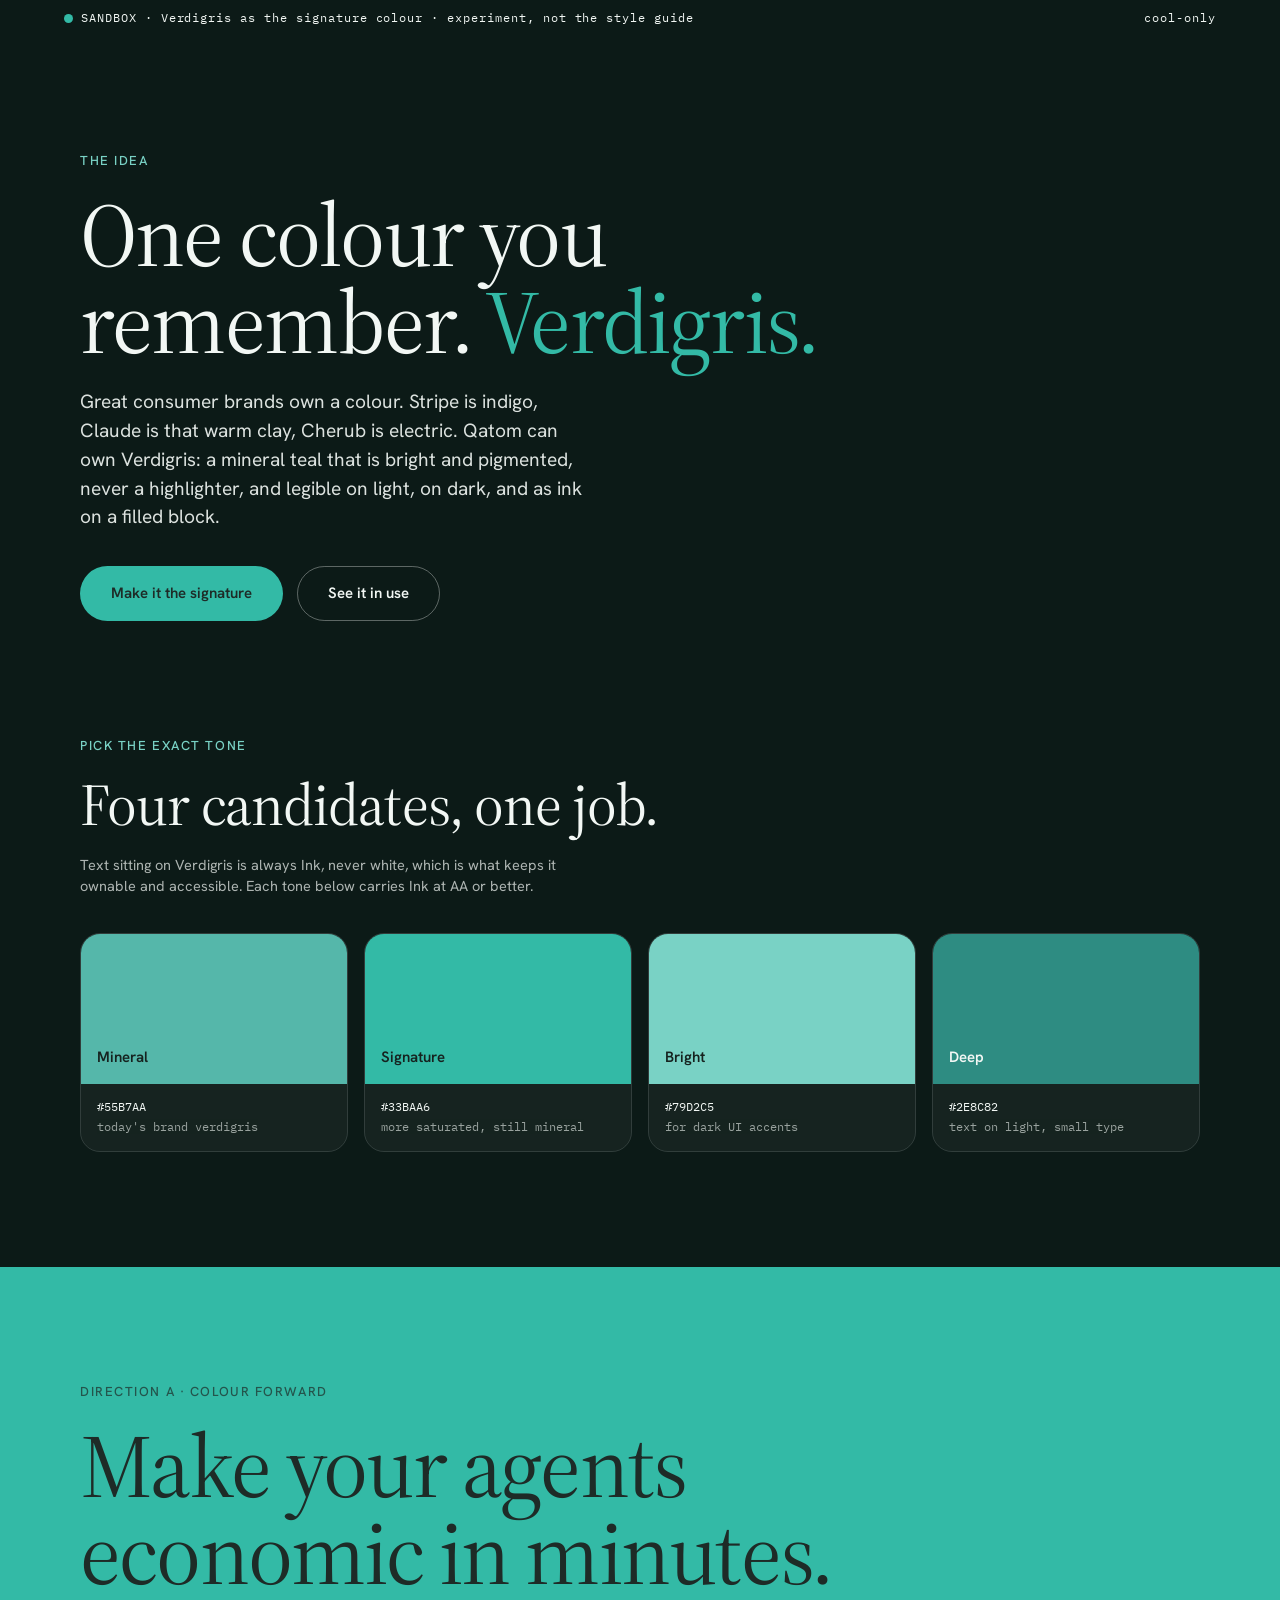
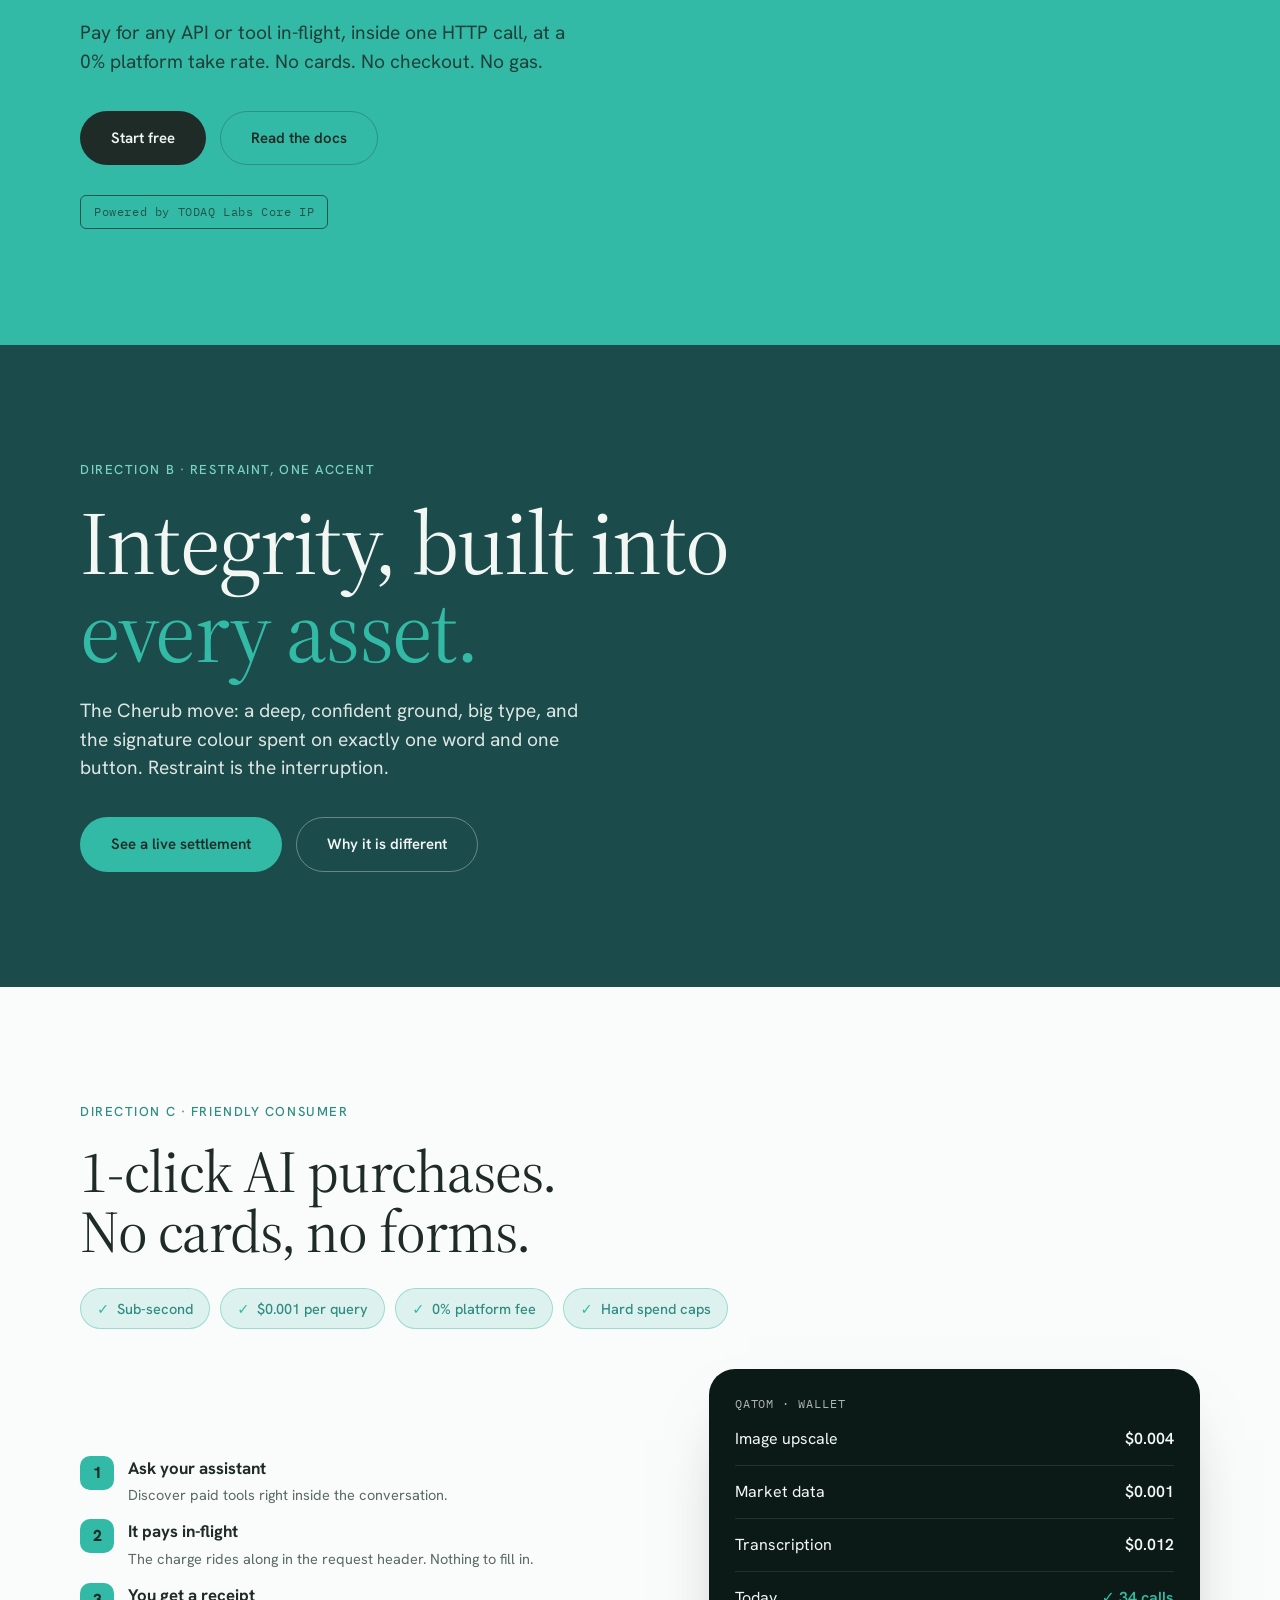
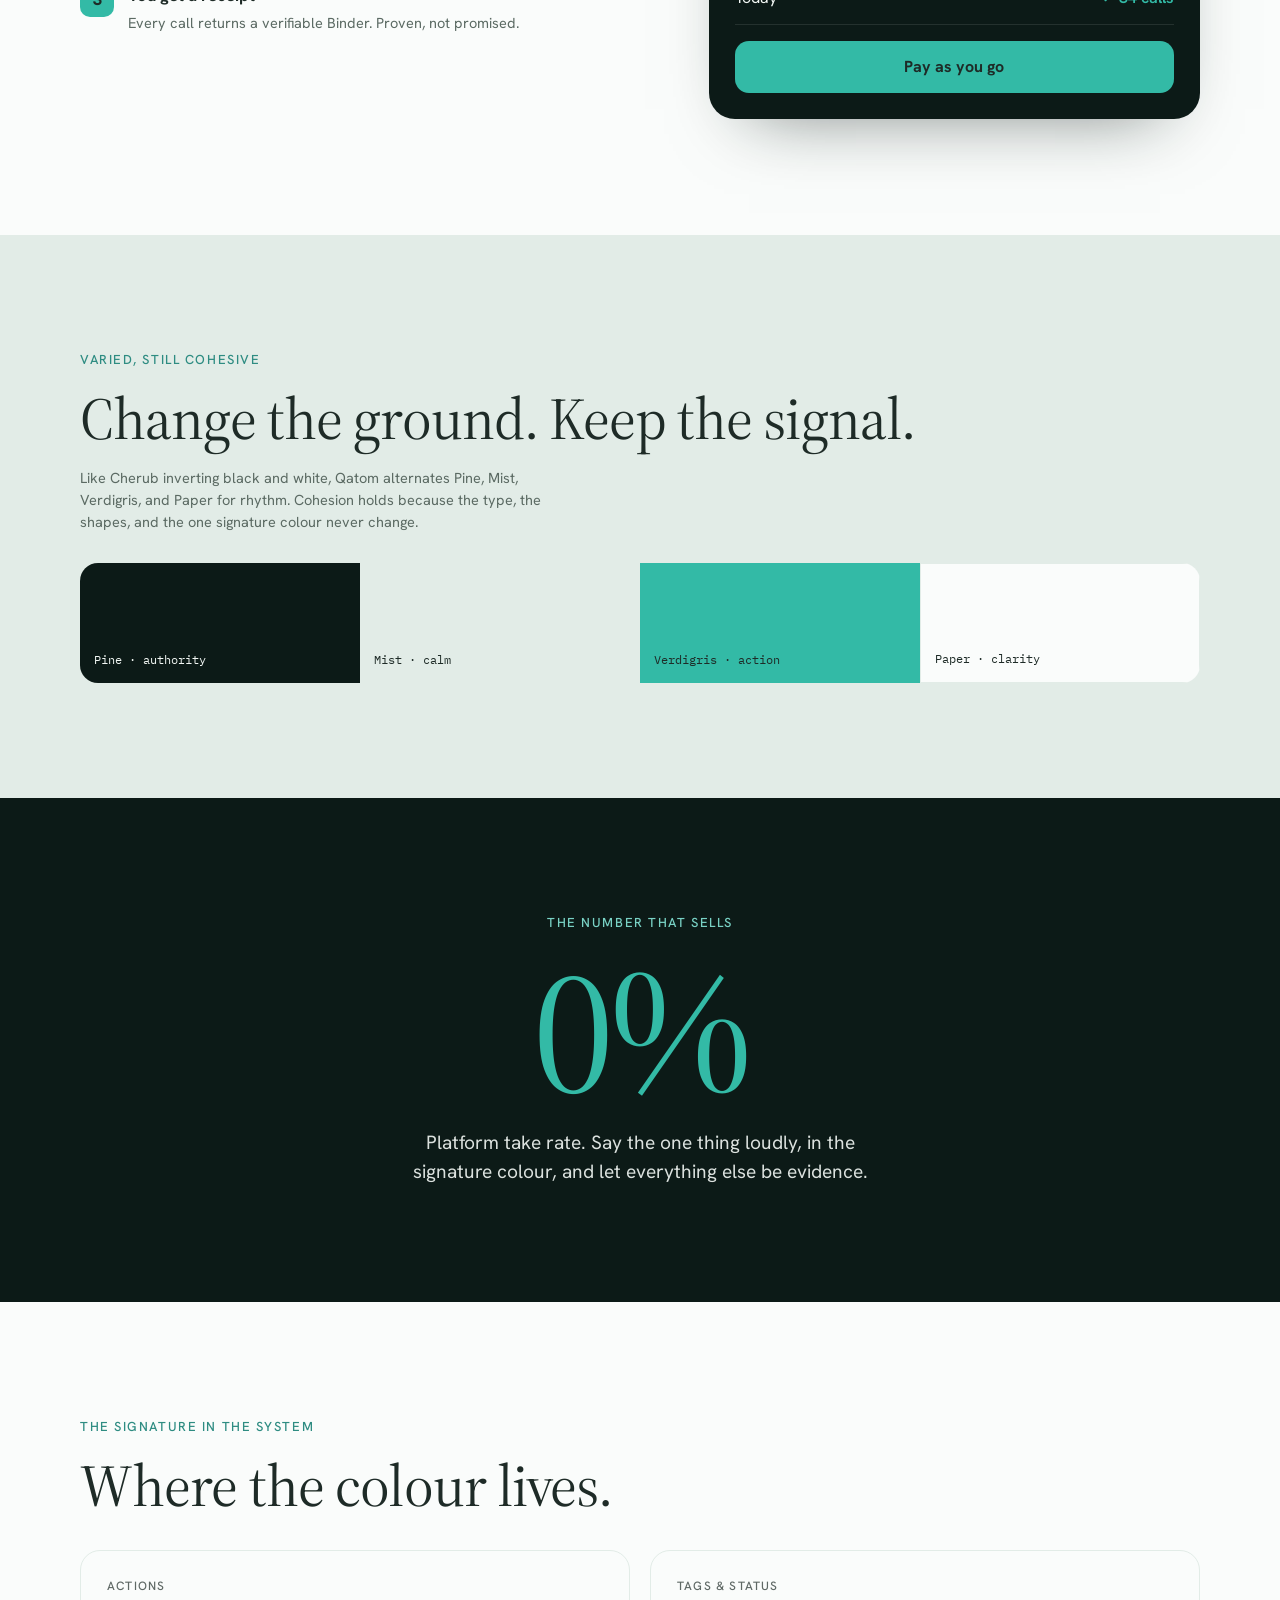
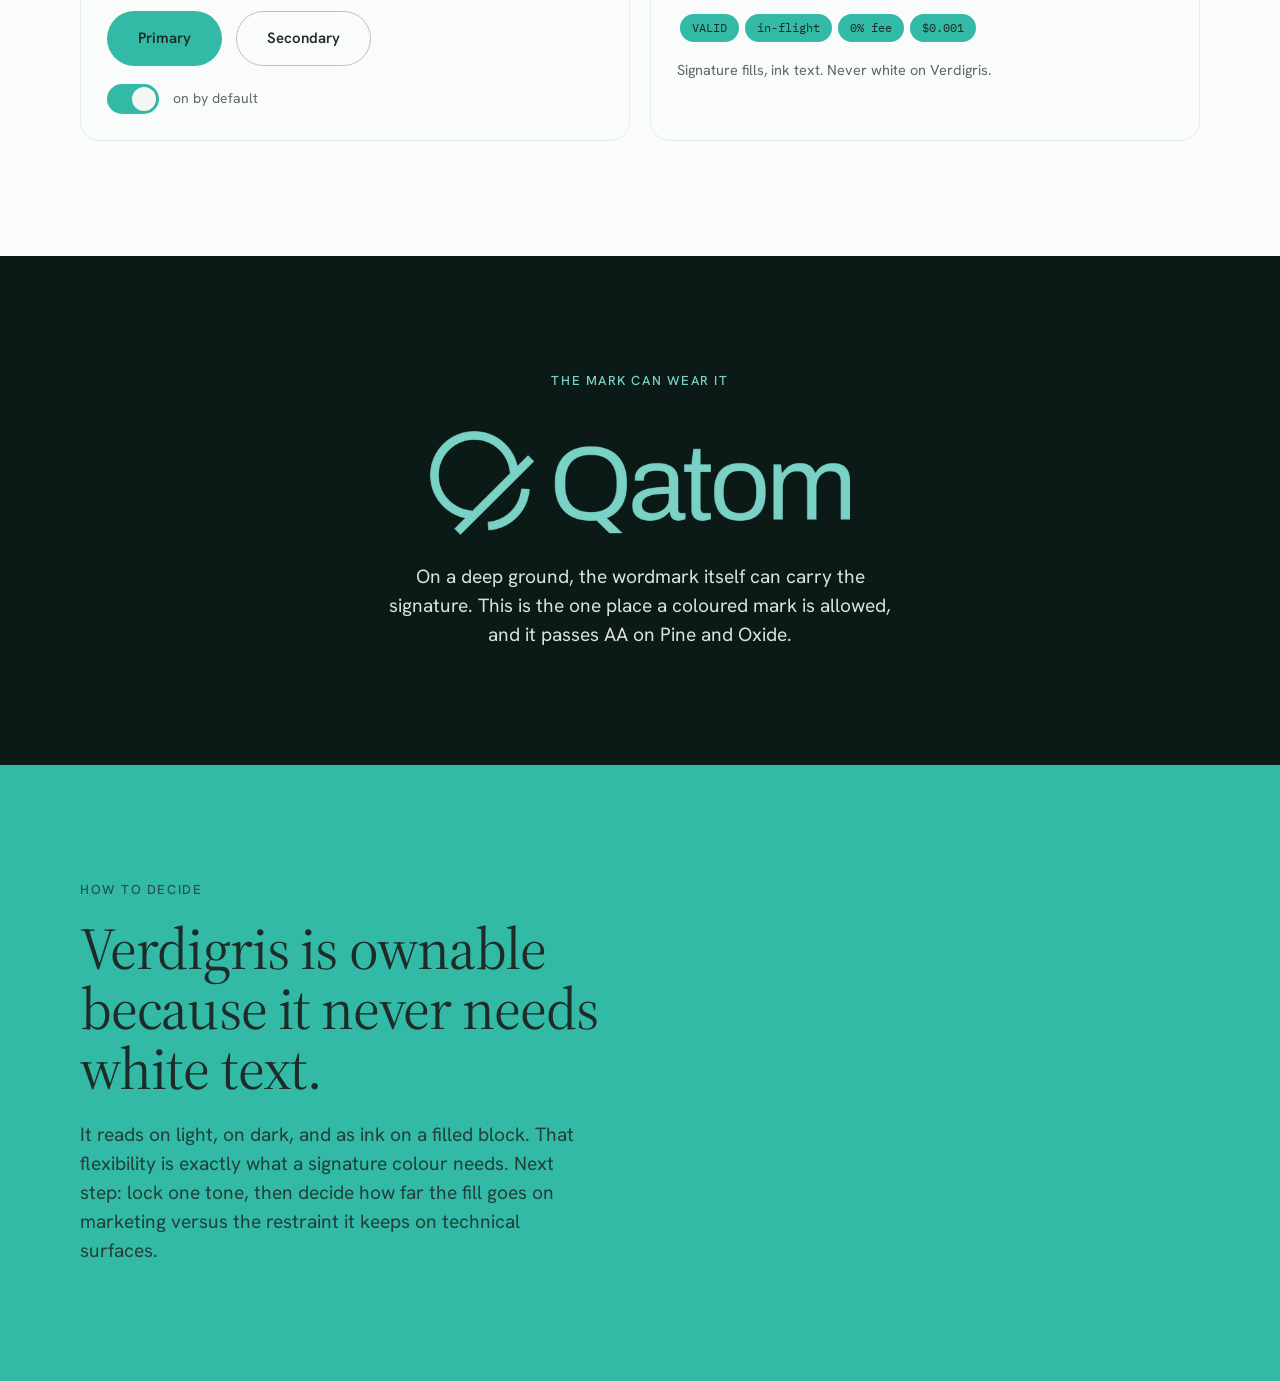
<file: qatom-verdigris-sandbox.html>
<!DOCTYPE html>
<html lang="en">
<head>
<meta charset="UTF-8" />
<meta name="viewport" content="width=device-width, initial-scale=1, viewport-fit=cover" />
<title>Verdigris Signature — Sandbox</title>
<link rel="preconnect" href="https://fonts.googleapis.com">
<link rel="preconnect" href="https://fonts.gstatic.com" crossorigin>
<link href="https://fonts.googleapis.com/css2?family=Source+Serif+4:opsz,wght@8..60,400;8..60,500;8..60,600;8..60,700&family=Hanken+Grotesk:wght@300;400;500;600;700&family=IBM+Plex+Mono:wght@400;500&family=Archivo:wght@400;500&display=swap" rel="stylesheet">
<style>
/*
  SANDBOX — exploring Verdigris as the single signature colour.
  Cool-only: teal / verdigris / oxide / pine / mist / off-white / ink. No warm.
  Not the style guide. A place to experiment.
*/
:root{
  --ink:#1E2B27;
  --ink-soft:#5B6A63;
  --pine:#0C1A17;
  --oxide:#1C4B4B;
  --mist:#E2ECE7;
  --paper:#FAFCFB;
  --mint:#F2F7F4;
  /* verdigris family — candidate signature tones */
  --v-mineral:#55B7AA;   /* current brand verdigris */
  --v-signature:#33BAA6; /* proposed signature: more saturated, still mineral */
  --v-bright:#79D2C5;
  --v-deep:#2E8C82;
  --sig:var(--v-signature);   /* the working signature */
}
*{box-sizing:border-box;}
html,body{margin:0;padding:0;}
body{
  font-family:"Hanken Grotesk",system-ui,-apple-system,sans-serif;
  color:var(--ink); background:var(--paper);
  -webkit-font-smoothing:antialiased; line-height:1.5; font-weight:400;
}
img{max-width:100%;display:block;}
.serif{font-family:"Source Serif 4",Georgia,serif;}
.mono{font-family:"IBM Plex Mono",monospace;}

/* sandbox ribbon */
.ribbon{position:sticky;top:0;z-index:50;background:var(--pine);color:var(--mint);
  font-family:"IBM Plex Mono",monospace;font-size:12px;letter-spacing:0.08em;
  padding:9px clamp(20px,5vw,64px);display:flex;justify-content:space-between;align-items:center;}
.ribbon .dot{width:9px;height:9px;border-radius:50%;background:var(--sig);display:inline-block;margin-right:8px;vertical-align:-1px;}
.ribbon a{color:var(--v-bright);text-decoration:none;}

/* panels */
.panel{padding:clamp(56px,9vw,120px) clamp(20px,5vw,64px);}
.wrap{max-width:1120px;margin:0 auto;}
.panel.pine{background:var(--pine);color:var(--mint);}
.panel.oxide{background:var(--oxide);color:var(--mint);}
.panel.mist{background:var(--mist);color:var(--ink);}
.panel.paper{background:var(--paper);color:var(--ink);}
.panel.sig{background:var(--sig);color:var(--ink);}

.kick{font-family:"Hanken Grotesk";font-weight:500;font-size:13px;letter-spacing:0.12em;text-transform:uppercase;opacity:0.8;margin:0 0 20px;}
.panel.pine .kick,.panel.oxide .kick{color:var(--v-bright);opacity:1;}
.panel.sig .kick{color:var(--ink);opacity:0.7;}

h1.big{font-family:"Source Serif 4",serif;font-weight:400;font-size:clamp(2.6rem,7vw,6rem);line-height:0.98;letter-spacing:-0.02em;margin:0;}
h2.big{font-family:"Source Serif 4",serif;font-weight:400;font-size:clamp(2rem,4.6vw,3.8rem);line-height:1.02;letter-spacing:-0.015em;margin:0 0 18px;}
.hl{color:var(--sig);}
.panel.sig .hl{color:var(--ink);text-decoration:underline;text-decoration-thickness:3px;text-underline-offset:6px;text-decoration-color:rgba(30,43,39,0.35);}
.sub{font-size:clamp(1.05rem,1.5vw,1.35rem);line-height:1.5;max-width:46ch;margin:22px 0 0;opacity:0.9;}

.btns{display:flex;gap:14px;flex-wrap:wrap;margin-top:34px;}
.btn{font-family:inherit;font-weight:600;font-size:15px;padding:15px 30px;border-radius:999px;cursor:pointer;border:1px solid transparent;transition:transform .15s ease;text-decoration:none;display:inline-block;}
.btn:active{transform:translateY(1px);}
.btn.sig{background:var(--sig);color:var(--ink);}
.btn.inkfill{background:var(--ink);color:var(--mint);}
.btn.ghost-dark{background:transparent;color:var(--mint);border-color:rgba(242,247,244,0.35);}
.btn.ghost-ink{background:transparent;color:var(--ink);border-color:rgba(30,43,39,0.28);}

.endorse{display:inline-block;font-family:"IBM Plex Mono",monospace;font-size:12px;letter-spacing:0.05em;padding:7px 13px;border-radius:6px;border:1px solid currentColor;opacity:0.7;}

/* swatch row */
.tones{display:grid;grid-template-columns:repeat(4,1fr);gap:16px;margin-top:36px;}
.tone{border-radius:20px;overflow:hidden;border:1px solid rgba(242,247,244,0.16);}
.tone .cap{height:150px;display:flex;align-items:flex-end;padding:16px;}
.tone .cap .n{font-weight:600;font-size:15px;}
.tone .meta{background:rgba(255,255,255,0.04);padding:13px 16px;font-family:"IBM Plex Mono",monospace;font-size:12px;line-height:1.7;}
.tone .meta .h{color:var(--mint);}
.tone .meta .u{opacity:0.6;}

/* feature pills */
.pillrow{display:flex;flex-wrap:wrap;gap:10px;margin-top:26px;}
.pill{display:inline-flex;align-items:center;gap:8px;background:rgba(51,186,166,0.14);color:var(--v-deep);border:1px solid rgba(51,186,166,0.4);border-radius:999px;padding:9px 16px;font-weight:500;font-size:14.5px;}
.pill .c{color:var(--sig);font-weight:700;}

/* consumer feature cards */
.fgrid{display:grid;grid-template-columns:1.1fr 0.9fr;gap:28px;align-items:center;margin-top:40px;}
.flist{display:grid;gap:14px;}
.fitem{display:grid;grid-template-columns:34px 1fr;gap:14px;align-items:start;}
.fitem .ic{width:34px;height:34px;border-radius:10px;background:var(--sig);color:var(--ink);display:grid;place-items:center;font-weight:800;}
.fitem h4{margin:0 0 3px;font-size:1.05rem;}
.fitem p{margin:0;color:var(--ink-soft);font-size:14.5px;}
.phone{background:var(--pine);border-radius:26px;padding:26px;color:var(--mint);box-shadow:0 30px 70px -40px rgba(12,26,23,0.6);}
.phone .row{display:flex;justify-content:space-between;align-items:center;padding:14px 0;border-bottom:1px solid rgba(242,247,244,0.1);}
.phone .row:last-child{border-bottom:none;}
.phone .amt{font-variant-numeric:tabular-nums;font-weight:600;}
.phone .pay{margin-top:16px;background:var(--sig);color:var(--ink);text-align:center;border-radius:14px;padding:14px;font-weight:700;}
.phone .tick{color:var(--sig);}

/* rhythm strip */
.rhythm{display:grid;grid-template-columns:repeat(4,1fr);gap:0;border-radius:18px;overflow:hidden;margin-top:30px;}
.rhythm div{height:120px;display:flex;align-items:flex-end;padding:14px;font-family:"IBM Plex Mono",monospace;font-size:12px;}
.r-pine{background:var(--pine);color:var(--mint);}
.r-mist{background:var(--mist);color:var(--ink);}
.r-sig{background:var(--sig);color:var(--ink);}
.r-paper{background:var(--paper);color:var(--ink);border:1px solid var(--mist);}

/* big stat */
.statbig{font-family:"Source Serif 4",serif;font-weight:400;font-size:clamp(4rem,14vw,11rem);line-height:0.9;color:var(--sig);letter-spacing:-0.02em;}

/* wordmark moment */
.wordmark-stage{display:flex;justify-content:center;padding:20px 0;}
.wordmark-stage img{width:min(420px,80%);}

/* components demo */
.comp{display:grid;grid-template-columns:repeat(2,1fr);gap:20px;margin-top:34px;}
.compcard{background:var(--paper);border:1px solid var(--mist);border-radius:20px;padding:26px;}
.panel.pine .compcard{background:rgba(255,255,255,0.03);border-color:rgba(242,247,244,0.12);color:var(--mint);}
.compcard h4{margin:0 0 16px;font-family:"Hanken Grotesk";font-weight:500;font-size:12px;letter-spacing:0.1em;text-transform:uppercase;opacity:0.7;}
.tag{display:inline-block;background:var(--sig);color:var(--ink);border-radius:999px;padding:5px 12px;font-family:"IBM Plex Mono",monospace;font-size:12px;margin:3px;}
.toggle{width:52px;height:30px;border-radius:999px;background:var(--sig);position:relative;display:inline-block;}
.toggle:after{content:"";position:absolute;top:3px;right:3px;width:24px;height:24px;border-radius:50%;background:var(--mint);}

.note{font-size:14.5px;color:var(--ink-soft);margin-top:14px;max-width:60ch;}
.panel.pine .note,.panel.oxide .note{color:rgba(242,247,244,0.7);}

@media (max-width:820px){
  .tones{grid-template-columns:1fr 1fr;}
  .fgrid{grid-template-columns:1fr;}
  .comp{grid-template-columns:1fr;}
  .rhythm{grid-template-columns:1fr 1fr;}
}
</style>
</head>
<body>

<div class="ribbon">
  <span><span class="dot"></span>SANDBOX · Verdigris as the signature colour · experiment, not the style guide</span>
  <span class="mono">cool-only</span>
</div>

<!-- 1 · SIGNATURE STATEMENT -->
<section class="panel pine">
  <div class="wrap">
    <p class="kick">The idea</p>
    <h1 class="big">One colour you<br>remember. <span class="hl">Verdigris.</span></h1>
    <p class="sub">Great consumer brands own a colour. Stripe is indigo, Claude is that warm clay, Cherub is electric. Qatom can own Verdigris: a mineral teal that is bright and pigmented, never a highlighter, and legible on light, on dark, and as ink on a filled block.</p>
    <div class="btns">
      <a class="btn sig">Make it the signature</a>
      <a class="btn ghost-dark">See it in use</a>
    </div>
  </div>
</section>

<!-- 2 · CANDIDATE TONES -->
<section class="panel pine" style="padding-top:0;">
  <div class="wrap">
    <p class="kick">Pick the exact tone</p>
    <h2 class="big">Four candidates, one job.</h2>
    <p class="note">Text sitting on Verdigris is always Ink, never white, which is what keeps it ownable and accessible. Each tone below carries Ink at AA or better.</p>
    <div class="tones">
      <div class="tone"><div class="cap" style="background:#55B7AA;"><span class="n" style="color:#16221F;">Mineral</span></div><div class="meta"><div class="h">#55B7AA</div><div class="u">today's brand verdigris</div></div></div>
      <div class="tone"><div class="cap" style="background:#33BAA6;"><span class="n" style="color:#16221F;">Signature</span></div><div class="meta"><div class="h">#33BAA6</div><div class="u">more saturated, still mineral</div></div></div>
      <div class="tone"><div class="cap" style="background:#79D2C5;"><span class="n" style="color:#16221F;">Bright</span></div><div class="meta"><div class="h">#79D2C5</div><div class="u">for dark UI accents</div></div></div>
      <div class="tone"><div class="cap" style="background:#2E8C82;"><span class="n" style="color:#F2F7F4;">Deep</span></div><div class="meta"><div class="h">#2E8C82</div><div class="u">text on light, small type</div></div></div>
    </div>
  </div>
</section>

<!-- 3 · HERO A — VERDIGRIS FULL BLEED -->
<section class="panel sig">
  <div class="wrap">
    <p class="kick">Direction A · colour forward</p>
    <h1 class="big">Make your agents<br>economic in minutes.</h1>
    <p class="sub" style="opacity:0.85;">Pay for any API or tool in-flight, inside one HTTP call, at a 0% platform take rate. No cards. No checkout. No gas.</p>
    <div class="btns">
      <a class="btn inkfill">Start free</a>
      <a class="btn ghost-ink">Read the docs</a>
    </div>
    <div style="margin-top:30px;"><span class="endorse">Powered by TODAQ Labs Core IP</span></div>
  </div>
</section>

<!-- 4 · HERO B — DARK RESTRAINT (Cherub model) -->
<section class="panel oxide">
  <div class="wrap">
    <p class="kick">Direction B · restraint, one accent</p>
    <h1 class="big" style="max-width:16ch;">Integrity, built into <span class="hl">every asset.</span></h1>
    <p class="sub">The Cherub move: a deep, confident ground, big type, and the signature colour spent on exactly one word and one button. Restraint is the interruption.</p>
    <div class="btns">
      <a class="btn sig">See a live settlement</a>
      <a class="btn ghost-dark">Why it is different</a>
    </div>
  </div>
</section>

<!-- 5 · CONSUMER LIGHT -->
<section class="panel paper">
  <div class="wrap">
    <p class="kick" style="color:var(--v-deep);opacity:1;">Direction C · friendly consumer</p>
    <h2 class="big">1-click AI purchases.<br>No cards, no forms.</h2>
    <div class="pillrow">
      <span class="pill"><span class="c">✓</span> Sub-second</span>
      <span class="pill"><span class="c">✓</span> $0.001 per query</span>
      <span class="pill"><span class="c">✓</span> 0% platform fee</span>
      <span class="pill"><span class="c">✓</span> Hard spend caps</span>
    </div>
    <div class="fgrid">
      <div class="flist">
        <div class="fitem"><span class="ic">1</span><div><h4>Ask your assistant</h4><p>Discover paid tools right inside the conversation.</p></div></div>
        <div class="fitem"><span class="ic">2</span><div><h4>It pays in-flight</h4><p>The charge rides along in the request header. Nothing to fill in.</p></div></div>
        <div class="fitem"><span class="ic">3</span><div><h4>You get a receipt</h4><p>Every call returns a verifiable Binder. Proven, not promised.</p></div></div>
      </div>
      <div class="phone">
        <div style="font-family:'IBM Plex Mono',monospace;font-size:12px;opacity:0.7;letter-spacing:0.08em;">QATOM · WALLET</div>
        <div class="row"><span>Image upscale</span><span class="amt">$0.004</span></div>
        <div class="row"><span>Market data</span><span class="amt">$0.001</span></div>
        <div class="row"><span>Transcription</span><span class="amt">$0.012</span></div>
        <div class="row"><span>Today</span><span class="amt tick">✓ 34 calls</span></div>
        <div class="pay">Pay as you go</div>
      </div>
    </div>
  </div>
</section>

<!-- 6 · RHYTHM -->
<section class="panel mist">
  <div class="wrap">
    <p class="kick" style="color:var(--v-deep);opacity:1;">Varied, still cohesive</p>
    <h2 class="big">Change the ground. Keep the signal.</h2>
    <p class="note" style="color:var(--ink-soft);">Like Cherub inverting black and white, Qatom alternates Pine, Mist, Verdigris, and Paper for rhythm. Cohesion holds because the type, the shapes, and the one signature colour never change.</p>
    <div class="rhythm">
      <div class="r-pine">Pine · authority</div>
      <div class="r-mist">Mist · calm</div>
      <div class="r-sig">Verdigris · action</div>
      <div class="r-paper">Paper · clarity</div>
    </div>
  </div>
</section>

<!-- 7 · BIG STAT -->
<section class="panel pine">
  <div class="wrap" style="text-align:center;">
    <p class="kick">The number that sells</p>
    <div class="statbig">0%</div>
    <p class="sub" style="margin:18px auto 0;">Platform take rate. Say the one thing loudly, in the signature colour, and let everything else be evidence.</p>
  </div>
</section>

<!-- 8 · COMPONENTS -->
<section class="panel paper">
  <div class="wrap">
    <p class="kick" style="color:var(--v-deep);opacity:1;">The signature in the system</p>
    <h2 class="big">Where the colour lives.</h2>
    <div class="comp">
      <div class="compcard">
        <h4>Actions</h4>
        <div class="btns" style="margin-top:0;">
          <a class="btn sig">Primary</a>
          <a class="btn ghost-ink">Secondary</a>
        </div>
        <div style="margin-top:18px;display:flex;align-items:center;gap:14px;"><span class="toggle"></span><span style="font-size:14px;color:var(--ink-soft);">on by default</span></div>
      </div>
      <div class="compcard">
        <h4>Tags &amp; status</h4>
        <span class="tag">VALID</span><span class="tag">in-flight</span><span class="tag">0% fee</span><span class="tag">$0.001</span>
        <p class="note" style="margin-top:14px;">Signature fills, ink text. Never white on Verdigris.</p>
      </div>
    </div>
  </div>
</section>

<!-- 9 · WORDMARK MOMENT -->
<section class="panel pine">
  <div class="wrap" style="text-align:center;">
    <p class="kick">The mark can wear it</p>
    <div class="wordmark-stage"><img alt="Qatom in verdigris" src="[data-uri]"></div>
    <p class="sub" style="margin:8px auto 0;">On a deep ground, the wordmark itself can carry the signature. This is the one place a coloured mark is allowed, and it passes AA on Pine and Oxide.</p>
  </div>
</section>

<!-- 10 · CLOSING -->
<section class="panel sig">
  <div class="wrap">
    <p class="kick">How to decide</p>
    <h2 class="big" style="max-width:20ch;">Verdigris is ownable because it never needs white text.</h2>
    <p class="sub" style="opacity:0.85;">It reads on light, on dark, and as ink on a filled block. That flexibility is exactly what a signature colour needs. Next step: lock one tone, then decide how far the fill goes on marketing versus the restraint it keeps on technical surfaces.</p>
  </div>
</section>

</body>
</html>
</file>
<file: Qatom-Brand-Book/engine.css>
/* ===========================================================
   QATOM BRAND BOOK — shared design system + magazine flip engine
   Neutral grounds carry it; verdigris is the accent.
   =========================================================== */
:root{
  --near-black:#181818; --near-black-2:#101010; --panel-dark:#202020; --panel-dark-2:#242424;
  --near-white:#F4F8F6; --white:#FFFFFF; --panel-light:#E9F1ED; --panel-light-2:#E1ECE6; --mist:#EAF4EF; --mint:#F1F7F4;
  --ink:#1C1C1C; --ink-soft:#6B6B6B; --ink-faint:#9A9A96;
  --dw:#F5F5F4; --dw-soft:rgba(245,245,244,0.68); --dw-faint:rgba(245,245,244,0.42);
  --sig:#33BAA6; --sig-deep:#278A7F; --sig-bright:#79D2C5;
  --oxide:#1C4B4B; --pine:#0C1A17;
  --line:rgba(0,0,0,0.11); --line-2:rgba(0,0,0,0.06);
  --line-d:rgba(255,255,255,0.15); --line-d2:rgba(255,255,255,0.08);
}
*{box-sizing:border-box;}
html,body{margin:0;height:100%;}
body{background:var(--near-black-2);color:var(--ink);
  font-family:"Hanken Grotesk",system-ui,-apple-system,sans-serif;line-height:1.55;
  -webkit-font-smoothing:antialiased;overflow:hidden;}
img{max-width:100%;display:block;}

/* ---------- deck stage (slide / click-through) ---------- */
.stage{position:fixed;inset:0;display:flex;align-items:center;justify-content:center;
  background:
    radial-gradient(1200px 800px at 50% -10%, #1b1b1b 0%, rgba(27,27,27,0) 60%),
    var(--near-black-2);}
.book{position:relative;width:min(96vw,1440px);height:min(94vh,880px);}
@media(max-aspect-ratio:11/10){ .book{width:96vw;height:88vh;} }

/* each slide fades + slides horizontally; one active at a time */
.page{position:absolute;inset:0;opacity:0;transform:translateX(46px);
  transition:opacity .42s ease, transform .5s cubic-bezier(.4,0,.2,1);
  pointer-events:none;will-change:opacity,transform;}
.page.active{opacity:1;transform:translateX(0);pointer-events:auto;z-index:3;}
.page.left{opacity:0;transform:translateX(-46px);z-index:1;}
.page.right{opacity:0;transform:translateX(46px);z-index:1;}
.page .face{position:absolute;inset:0;overflow:hidden;border-radius:6px;
  box-shadow:0 30px 80px -50px rgba(0,0,0,0.7);}
.page .front{background:var(--near-white);}

/* page surface + theme */
.pg{position:absolute;inset:0;padding:clamp(30px,4.4vw,64px) clamp(34px,5vw,74px);
  display:flex;flex-direction:column;}
.front .pg{background:var(--near-white);color:var(--ink);}
.page.dark .front{background:var(--near-black);}
.page.dark .front .pg{background:var(--near-black);color:var(--dw);}
.page.deep .front{background:var(--near-black-2);}
.page.deep .front .pg{background:var(--near-black-2);color:var(--dw);}

/* ---------- controls ---------- */
.tapzone{position:fixed;top:0;bottom:0;width:16%;z-index:60;cursor:pointer;}
.tapzone.prev{left:0;} .tapzone.next{right:0;}
.hud{position:fixed;left:0;right:0;bottom:0;z-index:70;display:flex;align-items:center;gap:16px;
  padding:14px clamp(16px,4vw,40px);color:var(--dw-soft);font-family:"IBM Plex Mono",monospace;font-size:12px;
  pointer-events:none;}
.hud .btn{pointer-events:auto;background:rgba(255,255,255,0.06);border:1px solid var(--line-d);color:var(--dw);
  border-radius:999px;padding:9px 16px;font:inherit;cursor:pointer;transition:background .15s;}
.hud .btn:hover{background:rgba(255,255,255,0.12);}
.hud .btn:disabled{opacity:0.3;cursor:default;}
.hud .sec{color:var(--sig-bright);letter-spacing:0.1em;text-transform:uppercase;}
.hud .spacer{flex:1;}
.hud .count{color:var(--dw-faint);}
.progress{position:fixed;left:0;top:0;height:3px;background:var(--sig);z-index:80;transition:width .5s ease;width:0;}
.hint{position:fixed;bottom:70px;left:50%;transform:translateX(-50%);z-index:70;color:var(--dw-faint);
  font-family:"IBM Plex Mono",monospace;font-size:11px;letter-spacing:0.1em;opacity:1;transition:opacity .5s;pointer-events:none;}
.hint.hide{opacity:0;}

/* contents overlay */
.tocbtn{position:fixed;top:16px;right:clamp(16px,4vw,40px);z-index:75;pointer-events:auto;
  background:rgba(255,255,255,0.06);border:1px solid var(--line-d);color:var(--dw);border-radius:999px;
  padding:8px 15px;font-family:"IBM Plex Mono",monospace;font-size:12px;cursor:pointer;}
.tocbtn:hover{background:rgba(255,255,255,0.12);}
.overlay{position:fixed;inset:0;z-index:90;background:rgba(10,10,10,0.86);backdrop-filter:blur(8px);
  display:none;padding:clamp(28px,5vw,72px);overflow:auto;}
.overlay.open{display:block;}
.overlay h3{font-family:"Source Serif 4",serif;font-weight:400;color:#fff;font-size:1.8rem;margin:0 0 24px;}
.overlay .grid{display:grid;grid-template-columns:repeat(auto-fill,minmax(230px,1fr));gap:1px;background:var(--line-d2);border:1px solid var(--line-d2);}
.overlay a{background:var(--near-black);color:var(--dw);padding:16px 18px;text-decoration:none;display:block;cursor:pointer;}
.overlay a:hover{background:var(--panel-dark);}
.overlay a .n{display:block;font-family:"IBM Plex Mono",monospace;font-size:11px;color:var(--sig-bright);letter-spacing:0.08em;}
.overlay a .t{font-family:"Source Serif 4",serif;font-size:1.05rem;margin-top:6px;}
.overlay .close{position:absolute;top:24px;right:32px;color:var(--dw);background:none;border:1px solid var(--line-d);
  border-radius:999px;width:38px;height:38px;font-size:18px;cursor:pointer;}

/* ============ CONTENT PRIMITIVES (shared) ============ */
h1,h2,h3,h4{font-family:"Source Serif 4",Georgia,serif;font-weight:400;letter-spacing:-0.017em;line-height:1.04;margin:0;}
.pg h1{font-size:clamp(2.4rem,5vw,4.2rem);}
.pg h2{font-size:clamp(1.7rem,3.4vw,2.7rem);margin-bottom:12px;}
.pg h3{font-size:clamp(1.15rem,1.7vw,1.5rem);font-weight:500;letter-spacing:-0.01em;}
.pg h4{font-size:1.05rem;font-weight:500;}
.pg p{margin:0 0 12px;max-width:60ch;font-size:clamp(0.92rem,1.15vw,1.06rem);color:inherit;}
.dark .pg p,.deep .pg p{color:var(--dw-soft);}
.mono{font-family:"IBM Plex Mono",monospace;}
.serif{font-family:"Source Serif 4",Georgia,serif;}
.eyebrow{font-family:"IBM Plex Mono",monospace;font-weight:500;font-size:11px;letter-spacing:0.2em;
  text-transform:uppercase;color:var(--sig-deep);margin:0 0 16px;}
.dark .eyebrow,.deep .eyebrow{color:var(--sig-bright);}
.lead{font-size:clamp(1.02rem,1.55vw,1.32rem);line-height:1.45;max-width:52ch;color:inherit;}
.muted{color:var(--ink-soft);} .dark .muted,.deep .muted{color:var(--dw-faint);}
.hl{color:var(--sig-deep);} .dark .hl,.deep .hl{color:var(--sig-bright);}

/* page furniture: running foot */
.folio{margin-top:auto;display:flex;align-items:center;gap:14px;padding-top:20px;
  font-family:"IBM Plex Mono",monospace;font-size:11px;letter-spacing:0.08em;color:var(--ink-faint);}
.dark .folio,.deep .folio{color:var(--dw-faint);}
.folio .run{text-transform:uppercase;} .folio .sp{flex:1;}
.folio .no{color:var(--sig-deep);} .dark .folio .no,.deep .folio .no{color:var(--sig-bright);}
.folio .mk{height:14px;width:57px;opacity:0.8;}
.mk{display:inline-block;color:inherit;} .mk svg{display:block;width:100%;height:100%;}

/* layout helpers */
.center{justify-content:center;}
.split{display:grid;grid-template-columns:1fr 1fr;gap:clamp(24px,3.4vw,56px);align-items:center;flex:1;}
.split.wide-l{grid-template-columns:1.15fr 0.85fr;}
.split.wide-r{grid-template-columns:0.85fr 1.15fr;}
.stack-mid{flex:1;display:flex;flex-direction:column;justify-content:center;}
.fill{flex:1;min-height:0;}
.row{display:flex;gap:14px;flex-wrap:wrap;}

.grid{display:grid;gap:16px;}
.g2{grid-template-columns:1fr 1fr;} .g3{grid-template-columns:repeat(3,1fr);} .g4{grid-template-columns:repeat(4,1fr);}

.card{border:1px solid var(--line);border-radius:14px;padding:18px 20px;background:var(--white);}
.dark .card,.deep .card{background:var(--panel-dark);border-color:var(--line-d);}
.card h3{margin-bottom:6px;} .card p{font-size:13.5px;color:var(--ink-soft);margin:0;}
.dark .card p,.deep .card p{color:var(--dw-soft);}
.card .n{font-family:"IBM Plex Mono",monospace;font-size:11px;color:var(--sig-deep);letter-spacing:0.12em;margin-bottom:9px;}
.dark .card .n,.deep .card .n{color:var(--sig-bright);}

/* spec table */
table.spec{width:100%;border-collapse:collapse;font-size:13.5px;}
table.spec th,table.spec td{text-align:left;padding:10px 12px;border-bottom:1px solid var(--line);vertical-align:top;}
.dark table.spec th,.dark table.spec td,.deep table.spec th,.deep table.spec td{border-color:var(--line-d);}
table.spec th{font-family:"IBM Plex Mono",monospace;font-weight:500;font-size:10.5px;letter-spacing:0.1em;text-transform:uppercase;color:var(--ink-faint);}
.dark table.spec th,.deep table.spec th{color:var(--sig-bright);}
table.spec td:first-child{font-weight:600;color:var(--ink);}
.dark table.spec td:first-child,.deep table.spec td:first-child{color:var(--white);}
table.spec td{color:var(--ink-soft);} .dark table.spec td,.deep table.spec td{color:var(--dw-soft);}
.chip-i{display:inline-block;width:15px;height:15px;border-radius:4px;vertical-align:-2px;margin-right:8px;border:1px solid rgba(120,120,120,0.3);}

/* do / dont */
.dd{display:grid;grid-template-columns:1fr 1fr;gap:16px;}
.dd .col{border-radius:14px;padding:18px 20px;border:1px solid var(--line);}
.dd .do{background:var(--panel-light);} .dd .dont{background:var(--white);}
.dark .dd .do,.deep .dd .do{background:var(--panel-dark-2);border-color:var(--line-d);}
.dark .dd .dont,.deep .dd .dont{background:var(--panel-dark);border-color:var(--line-d);}
.dd h4{font-family:"IBM Plex Mono",monospace;font-weight:600;font-size:11px;letter-spacing:0.14em;text-transform:uppercase;margin:0 0 12px;}
.dd .do h4{color:var(--sig-deep);} .dd .dont h4{color:var(--ink-faint);}
.dark .dd .do h4,.deep .dd .do h4{color:var(--sig-bright);} .dark .dd .dont h4,.deep .dd .dont h4{color:var(--dw-faint);}
.dd ul{margin:0;padding:0;list-style:none;display:grid;gap:9px;}
.dd li{font-size:13px;padding-left:22px;position:relative;line-height:1.4;color:var(--ink);}
.dark .dd li,.deep .dd li{color:var(--dw-soft);}
.dd .do li::before{content:"\2713";position:absolute;left:0;color:var(--sig-deep);font-weight:700;}
.dark .dd .do li::before,.deep .dd .do li::before{color:var(--sig-bright);}
.dd .dont li::before{content:"\00D7";position:absolute;left:0;color:var(--ink-faint);font-weight:700;}

/* pills */
.pills{display:flex;flex-wrap:wrap;gap:8px;}
.pill{font-family:"IBM Plex Mono",monospace;font-size:11.5px;padding:6px 12px;border-radius:999px;border:1px solid var(--line);color:var(--ink-soft);}
.dark .pill,.deep .pill{border-color:var(--line-d);color:var(--dw-soft);}
.pill.on{border-color:var(--sig);color:var(--sig-deep);} .dark .pill.on,.deep .pill.on{color:var(--sig-bright);}

/* figure / imagery */
.fig{border-radius:12px;overflow:hidden;border:1px solid var(--line);height:100%;}
.dark .fig,.deep .fig{border-color:var(--line-d);}
.fig img{width:100%;height:100%;object-fit:cover;}
figure{margin:0;} figcaption{font-family:"IBM Plex Mono",monospace;font-size:11px;color:var(--ink-faint);margin-top:8px;letter-spacing:0.02em;}
.grid figure .fig{aspect-ratio:4/3;height:auto;}   /* uniform gallery thumbs regardless of source orientation */
.dark figcaption,.deep figcaption{color:var(--dw-faint);}
.imgfill{position:absolute;inset:0;} .imgfill img{width:100%;height:100%;object-fit:cover;}
/* atmospheric cover — deep sky/water aurora, no photo (verdigris over pine/near-black) */
.cover-atmos{
  background:
    radial-gradient(120% 90% at 78% 8%, rgba(121,210,197,0.26) 0%, rgba(51,186,166,0.10) 26%, rgba(51,186,166,0) 52%),
    radial-gradient(90% 70% at 12% 100%, rgba(28,75,75,0.55) 0%, rgba(28,75,75,0) 55%),
    radial-gradient(140% 120% at 50% 120%, rgba(12,26,23,0.9) 0%, rgba(12,26,23,0) 60%),
    linear-gradient(160deg, #101617 0%, #0C1A17 44%, #0d1412 100%);
}
.cover-atmos::after{content:"";position:absolute;inset:0;
  background:radial-gradient(60% 45% at 74% 14%, rgba(121,210,197,0.14), rgba(121,210,197,0) 70%);
  mix-blend-mode:screen;pointer-events:none;}
.scrim{position:absolute;inset:0;background:linear-gradient(180deg,rgba(16,16,16,0.35),rgba(16,16,16,0.82));}
.scrim.left{background:linear-gradient(90deg,rgba(16,16,16,0.85),rgba(16,16,16,0.15));}

/* swatches */
.swatches{display:grid;grid-template-columns:repeat(4,1fr);gap:12px;}
.sw{border-radius:12px;overflow:hidden;border:1px solid var(--line-d2);}
.sw .chip{height:78px;display:flex;align-items:flex-end;padding:10px;}
.sw .m{padding:10px 12px;background:var(--panel-dark);font-family:"IBM Plex Mono",monospace;font-size:11px;line-height:1.6;}
.sw .m .nm{color:#fff;font-family:"Hanken Grotesk";font-weight:600;font-size:12.5px;}
.sw .m .hx{color:var(--dw-soft);} .sw .m .role{color:var(--dw-faint);}

/* say boxes (always/never) */
.say{display:grid;grid-template-columns:1fr 1fr;gap:16px;}
.say .box{border-radius:14px;padding:18px 20px;border:1px solid var(--line-d);}
.say .always{background:var(--panel-dark-2);} .say .never{background:var(--panel-dark);}
.say h4{font-family:"IBM Plex Mono",monospace;font-weight:600;font-size:11px;letter-spacing:0.14em;text-transform:uppercase;margin:0 0 12px;color:var(--sig-bright);}
.say .never h4{color:var(--dw-faint);}
.say ul{margin:0;padding:0;list-style:none;display:grid;gap:8px;}
.say li{font-size:13px;color:var(--dw-soft);padding-left:20px;position:relative;}
.say .always li::before{content:"\2192";position:absolute;left:0;color:var(--sig-bright);}
.say .never li::before{content:"\00D7";position:absolute;left:0;color:var(--dw-faint);}

/* callout */
.callout{border:1px solid var(--line);border-left:3px solid var(--sig);border-radius:10px;padding:15px 18px;font-size:13.5px;background:var(--panel-light);color:var(--ink);}
.dark .callout,.deep .callout{background:var(--panel-dark);border-color:var(--line-d);border-left-color:var(--sig);color:var(--dw-soft);}
.callout b{color:var(--ink);} .dark .callout b,.deep .callout b{color:#fff;}

/* big number / quote */
.bignum{font-family:"Source Serif 4",serif;font-weight:400;font-size:clamp(3.4rem,9vw,7rem);line-height:0.9;color:var(--sig);letter-spacing:-0.02em;}
.quote{font-family:"Source Serif 4",serif;font-weight:400;font-size:clamp(1.8rem,3.6vw,3rem);line-height:1.18;letter-spacing:-0.015em;max-width:22ch;}
.divider-num{font-family:"IBM Plex Mono",monospace;font-size:12px;letter-spacing:0.24em;color:var(--sig-bright);}
.divider-word{font-family:"Source Serif 4",serif;font-weight:400;font-size:clamp(3rem,8vw,6.4rem);line-height:0.98;letter-spacing:-0.02em;color:#fff;}

/* mark tiles */
.tiles4{display:grid;grid-template-columns:repeat(4,1fr);gap:12px;}
.tile{border-radius:12px;overflow:hidden;border:1px solid var(--line);}
.tile .st{height:96px;display:flex;align-items:center;justify-content:center;}
.tile .st .mk{width:104px;height:26px;}
.tile .cap{padding:10px 12px;background:var(--white);font-size:11px;}
.dark .tile .cap,.deep .tile .cap{background:var(--panel-dark);}
.tile .cap b{display:block;font-family:"Hanken Grotesk";font-weight:600;color:var(--ink);font-size:12px;}
.dark .tile .cap b,.deep .tile .cap b{color:#fff;}
.tile .cap span{color:var(--ink-soft);font-family:"IBM Plex Mono",monospace;font-size:10px;}
.dark .tile .cap span,.deep .tile .cap span{color:var(--dw-faint);}

@media(max-width:760px){
  .split,.split.wide-l,.split.wide-r{grid-template-columns:1fr;gap:18px;}
  .g3,.g4,.swatches,.tiles4{grid-template-columns:1fr 1fr;}
  .dd,.say{grid-template-columns:1fr;}
  .hud .btn.lbl{display:none;}
}

/* ============ MOCKUP KIT (collateral pages) ============ */
/* app icon / favicon tile */
.appicon{border-radius:22%;display:flex;align-items:center;justify-content:center;aspect-ratio:1;overflow:hidden;}
.appicon .mk{display:flex;align-items:center;justify-content:center;}
.favicon{border-radius:22%;display:flex;align-items:center;justify-content:center;aspect-ratio:1;width:34px;overflow:hidden;}
/* round social avatar */
.avatar{border-radius:50%;display:flex;align-items:center;justify-content:center;aspect-ratio:1;overflow:hidden;}
/* browser / app device frame */
.device{border-radius:12px;overflow:hidden;border:1px solid var(--line);background:var(--white);box-shadow:0 20px 50px -30px rgba(0,0,0,0.4);}
.dark .device,.deep .device{border-color:var(--line-d);background:var(--near-black);}
.device .bar{height:34px;display:flex;align-items:center;gap:6px;padding:0 12px;background:var(--panel-light);border-bottom:1px solid var(--line);}
.dark .device .bar,.deep .device .bar{background:var(--panel-dark);border-color:var(--line-d);}
.device .bar i{width:9px;height:9px;border-radius:50%;background:var(--ink-faint);display:inline-block;opacity:0.5;}
.device .screen{padding:18px 20px;}
/* business card */
.bizcard{aspect-ratio:1.75;border-radius:10px;padding:20px 22px;display:flex;flex-direction:column;justify-content:space-between;
  box-shadow:0 18px 45px -28px rgba(0,0,0,0.45);overflow:hidden;position:relative;}
/* letterhead / paper sheet */
.sheet{background:var(--white);border:1px solid var(--line);border-radius:6px;padding:30px 32px;
  box-shadow:0 24px 60px -34px rgba(0,0,0,0.4);display:flex;flex-direction:column;min-height:0;color:var(--ink);}
.sheet .hd{display:flex;align-items:center;justify-content:space-between;border-bottom:1px solid var(--line);padding-bottom:14px;}
.sheet .ft{margin-top:auto;border-top:1px solid var(--line);padding-top:12px;font-family:"IBM Plex Mono",monospace;font-size:10px;color:var(--ink-faint);letter-spacing:0.04em;}
.sheet .body-lines i{display:block;height:7px;border-radius:4px;background:var(--panel-light-2);margin:10px 0;}
.sheet .body-lines i.sh{width:60%;}
/* email signature block */
.sig{border-left:2px solid var(--sig);padding:4px 0 4px 16px;font-family:"Hanken Grotesk";color:var(--ink);}
.sig .nm{font-weight:600;font-size:15px;}
.sig .rl{font-size:12.5px;color:var(--ink-soft);}
.sig .mk{height:16px;width:66px;margin:9px 0;color:var(--pine);}
.sig .ct{font-family:"IBM Plex Mono",monospace;font-size:11px;color:var(--sig-deep);}
/* email window */
.emailwin{border:1px solid var(--line);border-radius:10px;overflow:hidden;background:var(--white);color:var(--ink);}
.emailwin .top{background:var(--near-black);color:#fff;padding:16px 20px;display:flex;align-items:center;justify-content:center;}
.emailwin .top .mk{height:20px;width:84px;color:#fff;}
.emailwin .bd{padding:22px 24px;}
.emailwin .bd i{display:block;height:8px;border-radius:4px;background:var(--panel-light-2);margin:11px 0;}
.emailwin .bd i.sh{width:55%;}
.emailwin .cta{display:inline-block;background:var(--sig);color:#0c2a25;font-weight:600;font-size:13px;padding:9px 18px;border-radius:8px;margin-top:6px;}
.emailwin .foot{border-top:1px solid var(--line);padding:14px 24px;font-family:"IBM Plex Mono",monospace;font-size:10.5px;color:var(--ink-faint);}
/* poster / out-of-home */
.poster{position:relative;overflow:hidden;border-radius:8px;height:100%;min-height:0;display:flex;flex-direction:column;justify-content:space-between;padding:26px;box-shadow:0 24px 60px -34px rgba(0,0,0,0.5);}
.poster .kick{font-family:"IBM Plex Mono",monospace;font-size:10px;letter-spacing:0.18em;text-transform:uppercase;position:relative;z-index:2;}
.poster .big{font-family:"Source Serif 4",serif;font-weight:400;line-height:1.02;letter-spacing:-0.02em;position:relative;z-index:2;}
.poster .foot{display:flex;align-items:center;justify-content:space-between;position:relative;z-index:2;}
.poster .mk{height:18px;width:74px;}
/* misuse mini-frame */
.miscard{border:1px solid var(--line);border-radius:12px;overflow:hidden;}
.dark .miscard,.deep .miscard{border-color:var(--line-d);}
.miscard .frame{height:92px;display:flex;align-items:center;justify-content:center;background:var(--panel-light);position:relative;}
.dark .miscard .frame,.deep .miscard .frame{background:var(--panel-dark);}
.miscard .frame .mk{height:26px;width:106px;color:var(--pine);}
.dark .miscard .frame .mk,.deep .miscard .frame .mk{color:#fff;}
.miscard .cap{padding:10px 12px;font-size:12px;color:var(--ink);display:flex;gap:8px;align-items:flex-start;}
.dark .miscard .cap,.deep .miscard .cap{color:var(--dw-soft);}
.miscard .cap .x{color:#d9534f;font-weight:700;flex:none;}
/* swatch grid with print values */
.gridmock{display:grid;gap:14px;}
.gm2{grid-template-columns:1fr 1fr;} .gm3{grid-template-columns:repeat(3,1fr);} .gm4{grid-template-columns:repeat(4,1fr);}
@media(max-width:760px){.gm3,.gm4{grid-template-columns:1fr 1fr;}}

/* ============ v3 — EMBRAER-DERIVED SYSTEM COMPONENTS ============ */
/* Signature diagonal (Embraer "Dynamic Diagonal", cooled for DeepTech).
   Line weight ≈ 0.15% of slide width; shallow rise; verdigris on neutral. */
.opener-diag{position:absolute;inset:0;overflow:hidden;pointer-events:none;z-index:1;}
.opener-diag::before{content:"";position:absolute;left:-10%;right:-10%;top:64%;height:1.5px;
  background:linear-gradient(90deg,rgba(51,186,166,0) 0%,var(--sig) 18%,var(--sig) 82%,rgba(51,186,166,0) 100%);
  transform:rotate(-13deg);transform-origin:center;opacity:0.85;}
.opener-diag::after{content:"";position:absolute;left:64%;top:-8%;width:1.5px;bottom:-8%;
  background:linear-gradient(180deg,rgba(51,186,166,0) 0%,rgba(51,186,166,0.35) 40%,rgba(51,186,166,0) 100%);}
.page.deep .front .pg,.page.dark .front .pg{position:relative;z-index:2;}

/* placeholder / review flag (per brand-owner rigour rule) */
.flag{display:inline-flex;align-items:center;gap:7px;font-family:"IBM Plex Mono",monospace;font-size:10.5px;
  letter-spacing:0.06em;color:#C9962B;background:rgba(201,150,43,0.10);border:1px solid rgba(201,150,43,0.4);
  border-radius:999px;padding:5px 11px;}
.flag::before{content:"\2691";}   /* ⚑ */
.flag.corner{position:absolute;top:18px;right:20px;z-index:6;}

/* ---- Expression Equalizer (Digital <-> Organic decision tool) ---- */
.eq{display:grid;gap:26px;width:100%;}
.eq-axis{display:block;}
.eq-row{display:grid;grid-template-columns:130px 1fr 130px;gap:16px;align-items:center;}
.eq-end{font-family:"IBM Plex Mono",monospace;font-size:11px;letter-spacing:0.12em;text-transform:uppercase;color:var(--ink-soft);}
.dark .eq-end,.deep .eq-end{color:var(--dw-soft);}
.eq-end.r{text-align:right;}
.eq-track{position:relative;height:8px;border-radius:999px;
  background:linear-gradient(90deg,#C9D6D0 0%,#8FC7BC 55%,var(--sig) 100%);}
.dark .eq-track,.deep .eq-track{background:linear-gradient(90deg,#2b3330 0%,#245049 55%,var(--sig) 100%);}
/* edge "avoid" zones — never rest at an extreme (Embraer rule) */
.eq-track::before,.eq-track::after{content:"";position:absolute;top:0;bottom:0;width:12%;
  background:repeating-linear-gradient(45deg,rgba(120,120,120,0.28) 0 3px,transparent 3px 6px);border-radius:999px;}
.eq-track::before{left:0;} .eq-track::after{right:0;}
.eq-handle{position:absolute;top:50%;width:20px;height:20px;border-radius:50%;background:var(--sig);
  border:3px solid var(--near-white);box-shadow:0 3px 10px -2px rgba(0,0,0,0.4);transform:translate(-50%,-50%);cursor:grab;}
.dark .eq-handle,.deep .eq-handle{border-color:var(--near-black);}
.eq-handle:active{cursor:grabbing;}
.eq-note{margin-top:8px;text-align:center;font-family:"IBM Plex Mono",monospace;font-size:11px;letter-spacing:0.08em;color:var(--sig-deep);}
.dark .eq-note,.deep .eq-note{color:var(--sig-bright);}

/* numbered call-outs with leader (Embraer "1/ 2/ 3/") */
.callnum{display:grid;grid-template-columns:auto 1fr;gap:14px;align-items:start;}
.callnum .no{font-family:"Source Serif 4",serif;font-size:1.7rem;color:var(--sig-deep);line-height:1;min-width:1.6ch;}
.dark .callnum .no,.deep .callnum .no{color:var(--sig-bright);}
.callnum h4{margin:0 0 3px;} .callnum p{margin:0;font-size:13px;color:var(--ink-soft);}
.dark .callnum p,.deep .callnum p{color:var(--dw-soft);}

/* ---- colour spectrum (proprietary gradient, sub-brands as nodes) ---- */
.spectrum{position:relative;height:74px;border-radius:12px;margin:6px 0 30px;
  background:linear-gradient(90deg,#0C1A17 0%,#1C4B4B 34%,#33BAA6 72%,#EAF4EF 100%);}
.spec-scale{display:flex;justify-content:space-between;font-family:"IBM Plex Mono",monospace;font-size:10.5px;color:var(--ink-faint);margin-top:8px;}
.node{position:absolute;top:-6px;transform:translateX(-50%);display:flex;flex-direction:column;align-items:center;}
.node i{width:14px;height:14px;border-radius:50%;background:#fff;border:2px solid var(--near-black);display:block;}
.node span{margin-top:36px;font-family:"IBM Plex Mono",monospace;font-size:10px;color:var(--ink);white-space:nowrap;}
.dark .node span,.deep .node span{color:var(--dw);}

/* ---- transparency ramp (gradient shown as opacity stops) ---- */
.ramp{height:44px;border-radius:8px;position:relative;overflow:hidden;
  background:linear-gradient(90deg,var(--sig),rgba(51,186,166,0)),
    repeating-conic-gradient(#d8ddda 0% 25%,#eef2f0 0% 50%) 0/16px 16px;}
.ramp-lbl{display:flex;justify-content:space-between;font-family:"IBM Plex Mono",monospace;font-size:10px;color:var(--ink-faint);margin-top:6px;}

/* ---- proprietary pattern field (mineral lattice) ---- */
.pattern-field{background-color:var(--panel-light);
  background-image:linear-gradient(120deg,var(--line-2) 1px,transparent 1px),
    linear-gradient(240deg,var(--line-2) 1px,transparent 1px),
    linear-gradient(0deg,var(--line-2) 1px,transparent 1px);
  background-size:26px 45px,26px 45px,26px 45px;}
.dark .pattern-field,.deep .pattern-field{background-color:var(--panel-dark);
  background-image:linear-gradient(120deg,rgba(255,255,255,0.05) 1px,transparent 1px),
    linear-gradient(240deg,rgba(255,255,255,0.05) 1px,transparent 1px),
    linear-gradient(0deg,rgba(255,255,255,0.05) 1px,transparent 1px);}

/* ---- business card (verified print spec 88.9x50.8mm, 1.75:1) ---- */
.card88{aspect-ratio:1.75;border-radius:8px;position:relative;overflow:hidden;
  box-shadow:0 22px 48px -26px rgba(0,0,0,0.5);}
.card88 .safe{position:absolute;inset:9%;display:flex;flex-direction:column;justify-content:space-between;}
.card88 .diag-hair{position:absolute;left:-5%;right:-5%;top:58%;height:1.2px;background:var(--sig);transform:rotate(-13deg);opacity:0.8;}
.card88 .nm{font-family:"Source Serif 4",serif;font-size:clamp(15px,1.5vw,20px);line-height:1;}
.card88 .rl{font-family:"IBM Plex Mono",monospace;font-size:10.5px;letter-spacing:0.04em;margin-top:5px;}
.card88 .ct{font-family:"IBM Plex Mono",monospace;font-size:10px;letter-spacing:0.03em;}
.card88 .mk{height:16px;width:66px;}

/* dimension callout ticks */
.dim{position:relative;}
.dimrow{display:flex;gap:20px;flex-wrap:wrap;font-family:"IBM Plex Mono",monospace;font-size:10.5px;color:var(--ink-faint);margin-top:12px;}
.dark .dimrow,.deep .dimrow{color:var(--dw-faint);}
.dimrow b{color:var(--ink);font-weight:600;} .dark .dimrow b,.deep .dimrow b{color:var(--dw);}

/* two-column MEANS / DOESN'T MEAN (verdigris encodes approval) */
.means{display:grid;grid-template-columns:1fr 1fr;gap:18px;}
.means .col{border-radius:12px;padding:18px 20px;border:1px solid var(--line);}
.dark .means .col,.deep .means .col{border-color:var(--line-d);}
.means .yes h4{color:var(--sig-deep);} .dark .means .yes h4,.deep .means .yes h4{color:var(--sig-bright);}
.means .no h4{color:var(--ink-faint);} .dark .means .no h4,.deep .means .no h4{color:var(--dw-faint);}
.means h4{font-family:"IBM Plex Mono",monospace;font-weight:600;font-size:11px;letter-spacing:0.12em;text-transform:uppercase;margin:0 0 12px;}
.means .no h4::before{content:"\2298 ";}
.means ul{margin:0;padding:0;list-style:none;display:grid;gap:8px;}
.means li{font-size:13px;line-height:1.4;color:var(--ink);} .dark .means li,.deep .means li{color:var(--dw-soft);}

/* =================================================================
   v4 — PREMIUM PASS: breathing room, frosted glass, left rail,
   the mark's true strike angle (−40.66°). Anchored to qatom.ai.
   ================================================================= */
:root{ --strike:-40.66deg; --rail-w:216px; }

/* ---------- left navigation rail (frosted) ---------- */
.rail{position:fixed;left:0;top:0;bottom:0;width:var(--rail-w);z-index:85;display:flex;flex-direction:column;
  background:linear-gradient(180deg,rgba(16,16,16,0.92),rgba(10,10,10,0.92));backdrop-filter:blur(18px);
  border-right:1px solid rgba(255,255,255,0.08);padding:22px 0 16px;transition:transform .3s ease;}
.rail .brand{display:flex;align-items:center;gap:9px;padding:0 22px 20px;margin-bottom:6px;
  border-bottom:1px solid rgba(255,255,255,0.07);}
.rail .brand .mk{height:20px;width:82px;color:#fff;}
.rail .nav{flex:1;overflow-y:auto;padding:14px 12px;display:flex;flex-direction:column;gap:2px;scrollbar-width:none;}
.rail .nav::-webkit-scrollbar{display:none;}
.rail .nav a{display:flex;gap:11px;align-items:baseline;padding:9px 12px;border-radius:9px;cursor:pointer;
  text-decoration:none;color:var(--dw-soft);transition:background .15s,color .15s;}
.rail .nav a:hover{background:rgba(255,255,255,0.05);color:#fff;}
.rail .nav a.on{background:rgba(51,186,166,0.12);color:#fff;}
.rail .nav a .rn{font-family:"IBM Plex Mono",monospace;font-size:10.5px;color:var(--sig-bright);min-width:1.6em;}
.rail .nav a .rt{font-family:"Hanken Grotesk";font-size:13.5px;letter-spacing:0.01em;}
.rail .foot{padding:12px 22px 2px;font-family:"IBM Plex Mono",monospace;font-size:10px;letter-spacing:0.06em;
  color:var(--dw-faint);border-top:1px solid rgba(255,255,255,0.07);}
.railtoggle{display:none;}

/* shift the deck to make room for the rail */
.stage{left:var(--rail-w);}
.tapzone.prev{left:var(--rail-w);width:12%;}
.tapzone.next{width:12%;}
.hud{left:var(--rail-w);}
.progress{left:var(--rail-w);}
.hint{left:calc(var(--rail-w) + (100% - var(--rail-w))/2);}
.tocbtn{display:none;}   /* replaced by the rail */

@media(max-width:900px){
  .rail{transform:translateX(-100%);width:250px;box-shadow:0 0 60px rgba(0,0,0,0.6);}
  .rail.open{transform:translateX(0);}
  .stage,.hud,.progress{left:0;} .tapzone.prev{left:0;} .hint{left:50%;}
  .railtoggle{display:inline-flex;position:fixed;top:14px;left:14px;z-index:88;align-items:center;justify-content:center;
    width:40px;height:40px;border-radius:11px;background:rgba(16,16,16,0.85);backdrop-filter:blur(10px);
    border:1px solid rgba(255,255,255,0.12);color:#fff;font-size:16px;cursor:pointer;}
}

/* ---------- breathing room (rhythm) ---------- */
.pg{padding:clamp(44px,4.6vw,76px) clamp(44px,5vw,84px);}
.eyebrow{margin:0 0 26px;font-size:11px;letter-spacing:0.22em;}
.pg h1{margin-bottom:22px;} .pg h2{margin-bottom:22px;} .pg h3{margin-bottom:2px;}
.pg p{margin:0 0 18px;line-height:1.64;}
.lead{margin-bottom:12px;line-height:1.5;}
.pg h2 + .lead,.pg h1 + .lead{margin-top:-6px;}
/* space components away from the text above them */
.pg .grid,.pg .dd,.pg .say,.pg .means,.pg table.spec,.pg .swatches,.pg .tiles4,
.pg .type-spec,.pg .callout,.pg .eq,.pg .spectrum,.pg .lockups,.pg .pills{margin-top:30px;}
.pg .fill{margin-top:26px;}
.grid{gap:22px;} .g4{gap:18px;}
.split{gap:clamp(34px,4.2vw,68px);}

/* ---------- frosted / premium surfaces ---------- */
.card{border-radius:16px;padding:24px 26px;background:rgba(255,255,255,0.66);
  border:1px solid rgba(20,50,45,0.09);backdrop-filter:blur(9px);
  box-shadow:0 18px 46px -32px rgba(20,45,40,0.30);}
.card .n{margin-bottom:12px;}
.dark .card,.deep .card{background:linear-gradient(180deg,rgba(255,255,255,0.06),rgba(255,255,255,0.018));
  border-color:rgba(255,255,255,0.10);backdrop-filter:blur(11px);
  box-shadow:inset 0 1px 0 rgba(255,255,255,0.07),0 26px 54px -34px rgba(0,0,0,0.72);}
.callout{border-radius:14px;padding:18px 22px;}
.dark .callout,.deep .callout{background:linear-gradient(180deg,rgba(255,255,255,0.05),rgba(255,255,255,0.015));backdrop-filter:blur(10px);}
.page .face{border-radius:10px;box-shadow:0 40px 100px -50px rgba(0,0,0,0.75);}

/* premium pill button (matches qatom.ai) */
.btn-pill{display:inline-flex;align-items:center;gap:8px;font-family:"Hanken Grotesk";font-weight:600;font-size:13px;
  padding:11px 22px;border-radius:999px;border:1px solid transparent;text-decoration:none;cursor:pointer;}
.btn-pill.fill{background:var(--sig);color:#08221d;}
.btn-pill.dark{background:var(--near-black);color:#fff;}
.btn-pill.ghost{background:transparent;border-color:currentColor;}

/* ---------- the strike (mark's true angle) on dividers ---------- */
.opener-diag::before{top:50%;left:-40%;right:-40%;height:1.5px;transform:rotate(var(--strike));opacity:0.8;}
.opener-diag::after{left:auto;right:16%;top:-10%;bottom:-10%;width:1px;opacity:0.5;}
.card88 .diag-hair{transform:rotate(var(--strike));top:52%;height:1.4px;}
</file>
